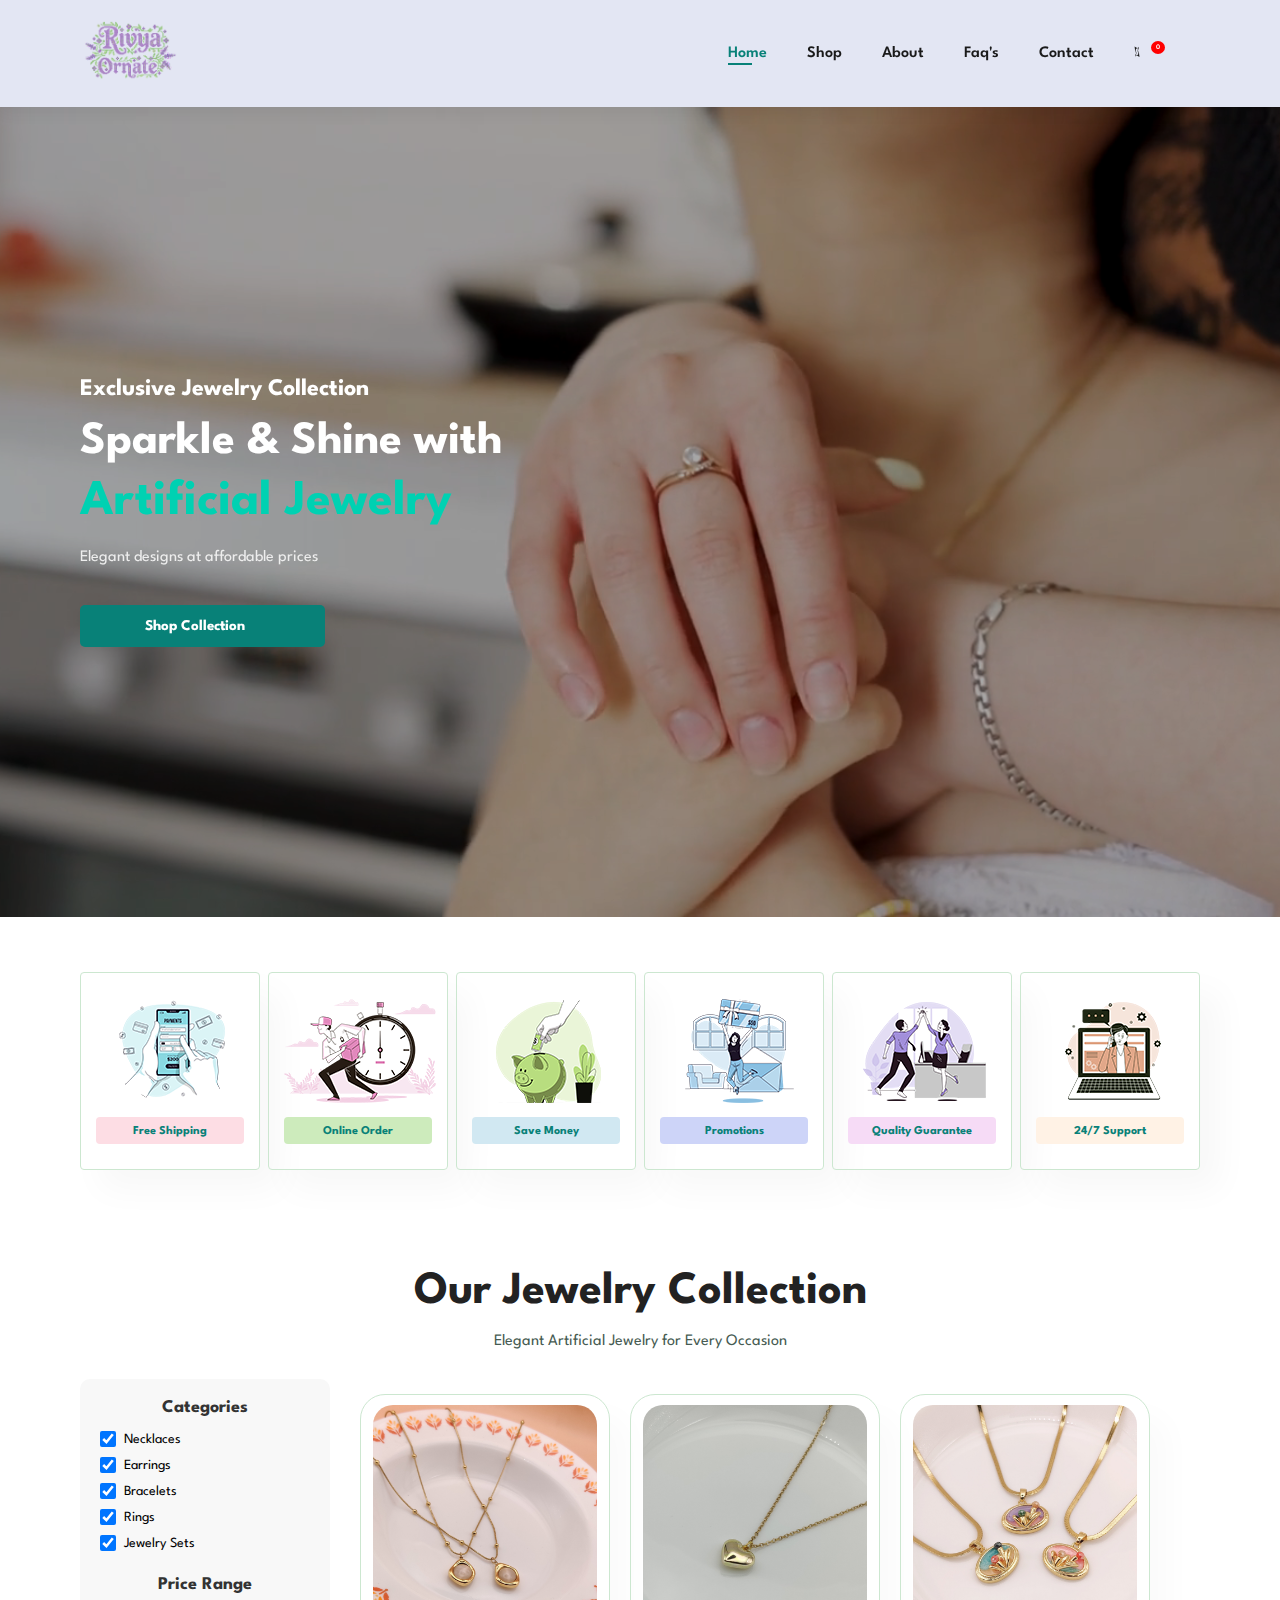
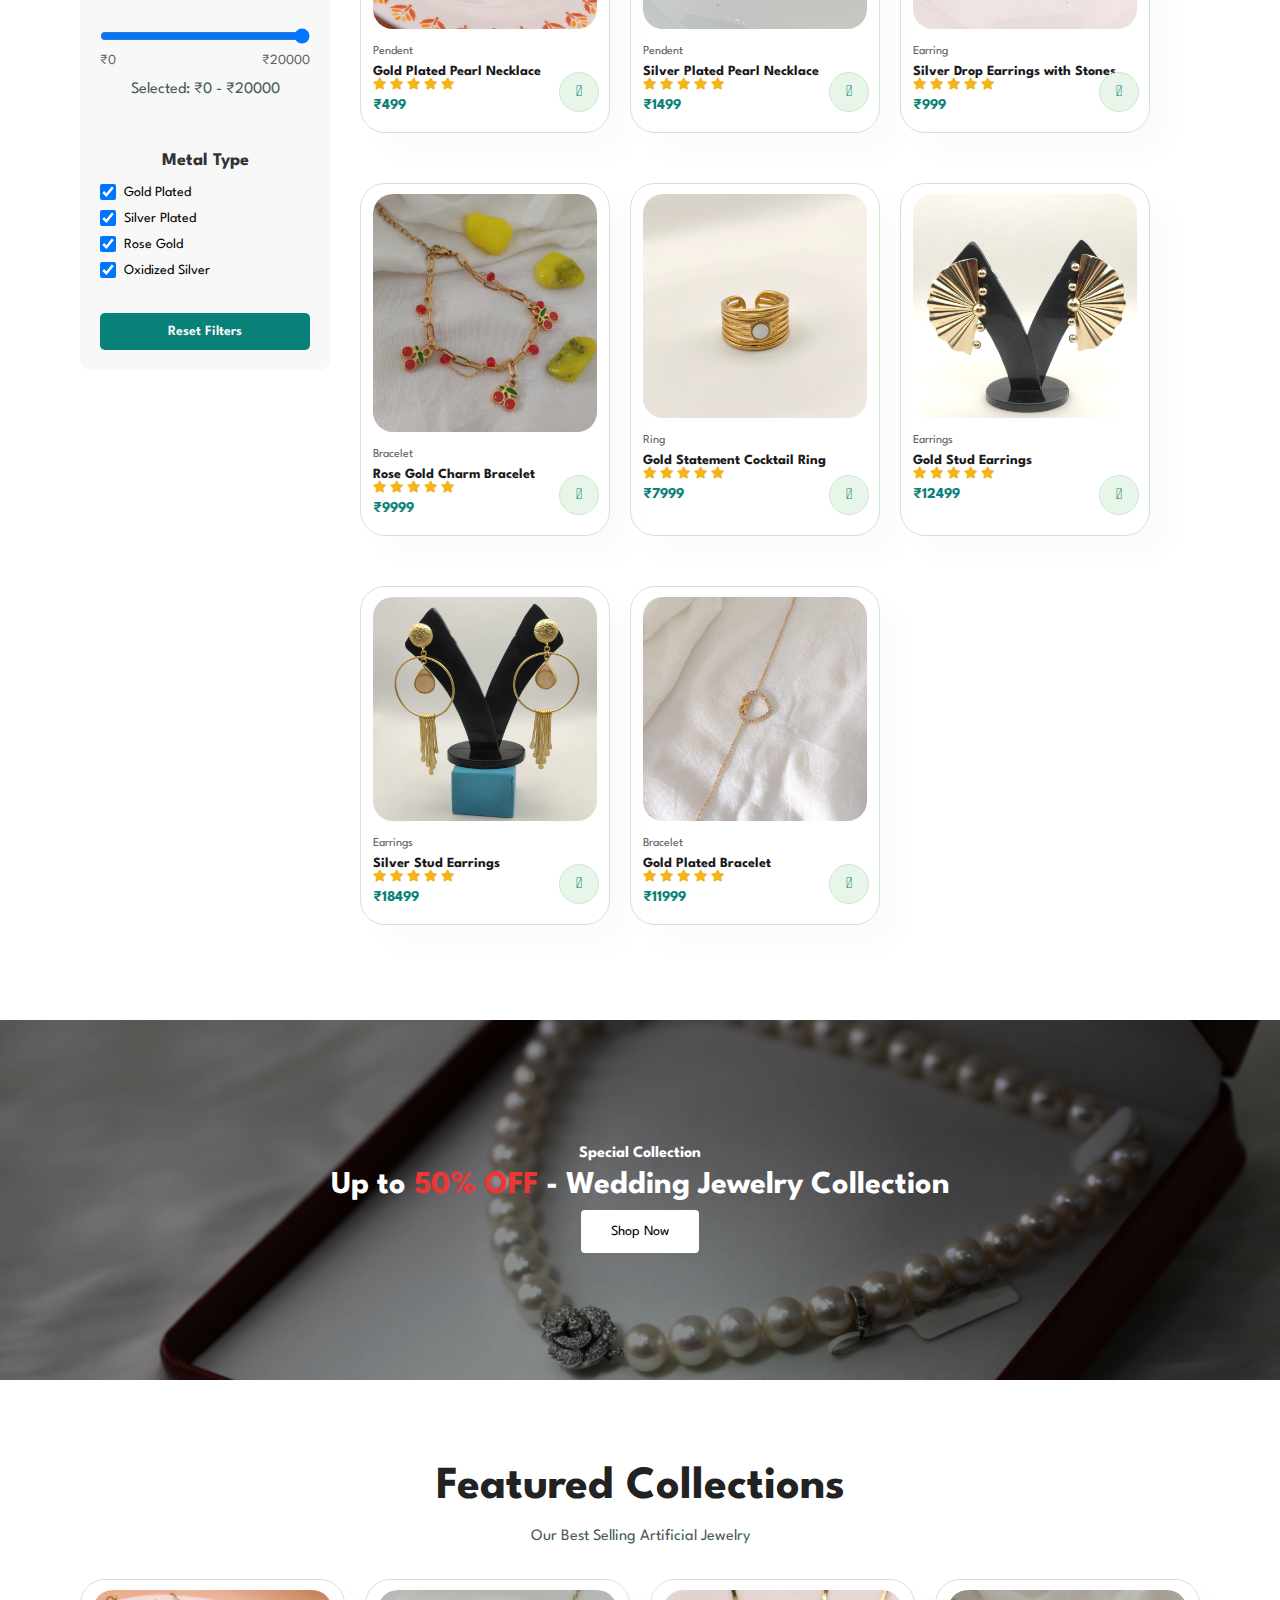
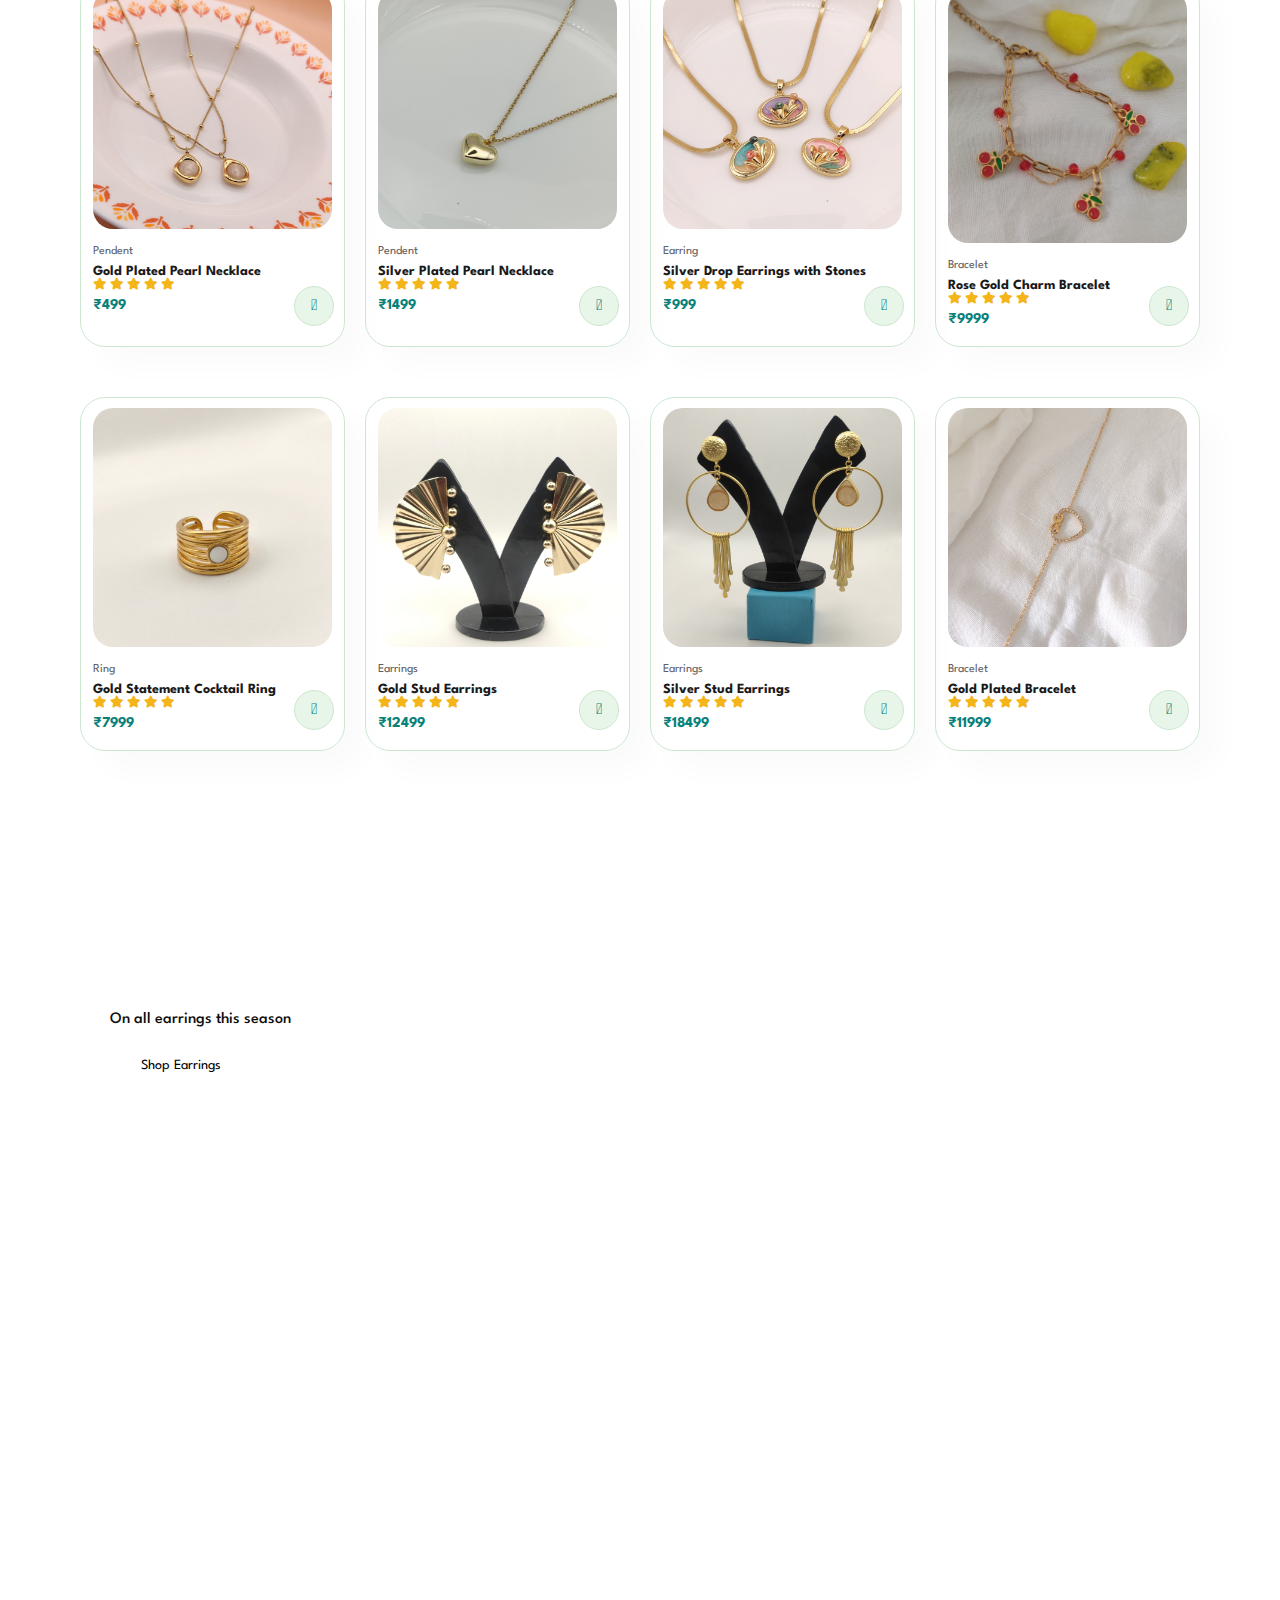
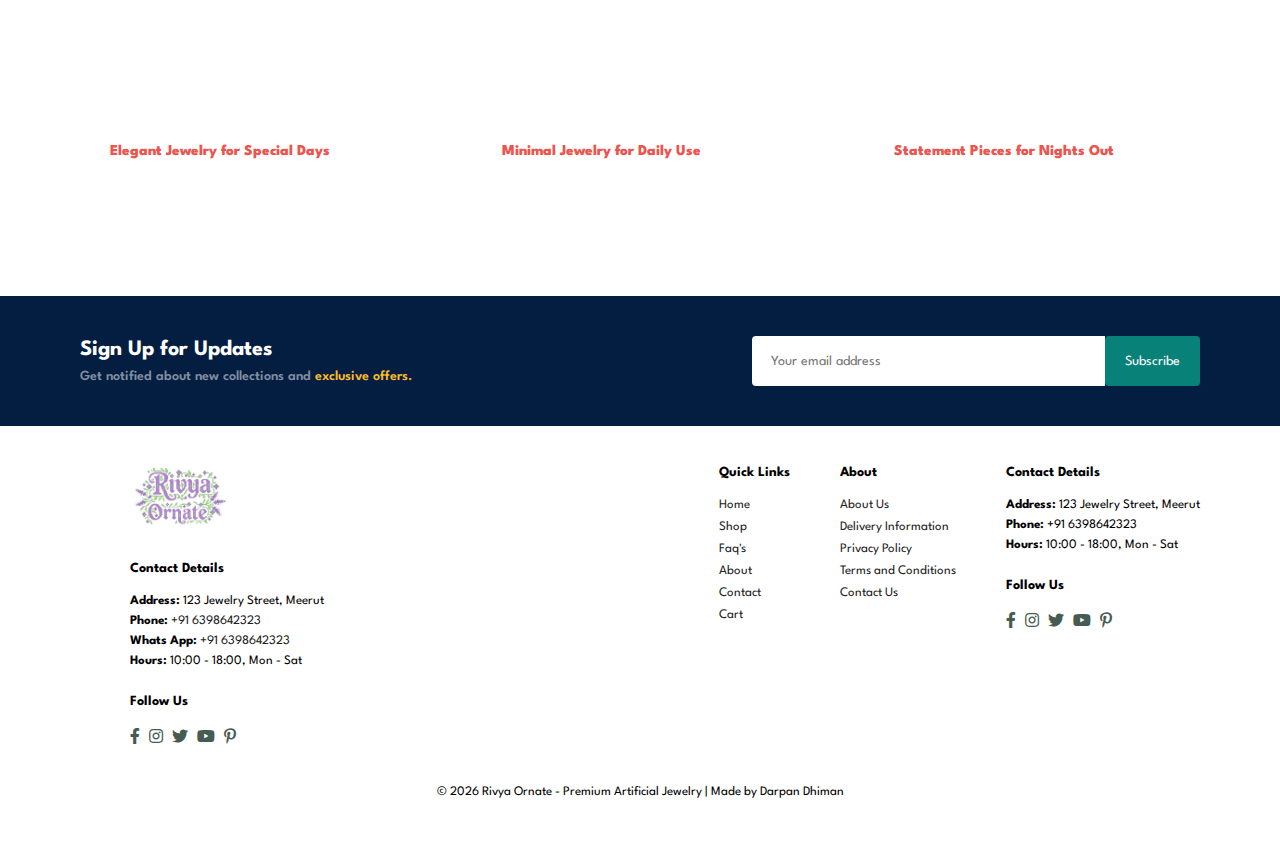
<file: index.html>
<!DOCTYPE html>
<html lang="en">
  <head>
    <!-- Meta Tags -->
    <meta charset="UTF-8">
    <meta http-equiv="X-UA-Compatible" content="IE=edge">
    <meta name="viewport" content="width=device-width, initial-scale=1.0">
    <meta name="description" content="Rivya Ornate - Premium Artificial Jewelry Collection">
    <meta name="keywords" content="artificial jewelry, fashion jewelry, accessories, necklaces, earrings, bracelets, rings">
    <meta name="author" content="Riya Gupta">
    
    <!-- Open Graph / Social Media Meta Tags -->
    <meta property="og:title" content="Rivya Ornate | Artificial Jewelry Store">
    <meta property="og:description" content="Discover our exquisite collection of artificial jewelry">
    <meta property="og:type" content="website">
    
    <!-- Title -->
    <title>Rivya Ornate | Home</title>
    
    <!-- Favicon -->
    <link rel="icon" type="image/x-icon" href="https://i.postimg.cc/x8ncvFjr/logo.png">
    
    <!-- Font Awesome -->
    <link rel="stylesheet" href="https://pro.fontawesome.com/releases/v5.10.0/css/all.css">
    <link rel="stylesheet" href="https://cdnjs.cloudflare.com/ajax/libs/font-awesome/5.15.4/css/all.min.css" integrity="sha512-1ycn6IcaQQ40/MKBW2W4Rhis/DbILU74C1vSrLJxCq57o941Ym01SwNsOMqvEBFlcgUa6xLiPY/NS5R+E6ztJQ==" crossorigin="anonymous" referrerpolicy="no-referrer">
    
    <!-- Google Fonts -->
    <link rel="preconnect" href="https://fonts.googleapis.com">
    <link rel="preconnect" href="https://fonts.gstatic.com" crossorigin>
    <link href="https://fonts.googleapis.com/css2?family=Alkatra&family=Berkshire+Swash&family=Comic+Neue:wght@700&family=Gentium+Book+Plus:wght@400;700&family=Lato:ital,wght@0,400;0,700;0,900;1,700&family=Lexend+Deca:wght@500&family=Lexend:wght@500&family=Montserrat:wght@500&family=Open+Sans:wght@500;800&family=Roboto:wght@100;400&family=Sue+Ellen+Francisco&family=Work+Sans:wght@400;700;900&display=swap" rel="stylesheet">
    <link href="https://fonts.googleapis.com/css2?family=Spartan:wght@100;200;300;400;500;600;700;800;900&display=swap" rel="stylesheet">
    
    <!-- Canonical URL -->
    <link rel="stylesheet" href="assets/css/style.css">

  </head>
<body>
  <!-- Header Section -->
  <header id="header">
    <a href="index.html"><img src="assets/images/Rivya-logo.png" alt="Logo" style="width: 100px;"></a>
    <nav>
      <ul id="navbar">
        <li><a href="index.html" class="active">Home</a></li>
        <li><a href="shop.html">Shop</a></li>
        <li><a href="about.html">About</a></li>
        <li><a href="faq.html">Faq's</a></li>
        <li><a href="contact.html">Contact</a></li>
        <li><a href="cart.html" id="lg-bag"><i class="fal fa-shopping-bag"></i>
          <span class="quantity">0</span>
        </a></li>
        <li><a href="#" id="close"><i class="far fa-times"></i></a></li>
      </ul>
    </nav>
    <div id="mobile">
      <a href="cart.html"><i class="fal fa-shopping-bag"></i>
        <span class="quantity">0</span>
      </a>
      <i id="bar" class="fas fa-outdent"></i>
    </div>
  </header>

  <!-- Hero Section -->
  <section id="hero">

    <!-- Background Video -->
    <video autoplay muted loop playsinline class="hero-video">
      <source src="assets/video/hero.mp4" type="video/mp4">
    </video>

    <!-- Hero Content -->
    <div class="hero-content">
      <h4>Exclusive Jewelry Collection</h4>
      <h2>Sparkle & Shine with</h2>
      <h1>Artificial Jewelry</h1>
      <p>Elegant designs at affordable prices</p>
      <button onclick="window.location.href='shop.html'">Shop Collection</button>
    </div>

  </section>

  <!-- Features Section -->
  <section id="feature" class="section-p1">
    <div class="fe-box">
      <img src="assets/images/shipping.png" alt="Free Shipping">
      <h6>Free Shipping</h6>
    </div>
    
    <div class="fe-box">
      <img src="assets/images/order.png" alt="Online Order">
      <h6>Online Order</h6>
    </div>
    
    <div class="fe-box">
      <img src="assets/images/money.png" alt="Save Money">
      <h6>Save Money</h6>
    </div>
    
    <div class="fe-box">
      <img src="assets/images/promotions.png" alt="Promotions">
      <h6>Promotions</h6>
    </div>
    
    <div class="fe-box">
      <img src="assets/images/quality.png" alt="Happy Sell">
      <h6>Quality Guarantee</h6>
    </div>
    
    <div class="fe-box">
      <img src="assets/images/support.png" alt="24/7 Support">
      <h6>24/7 Support</h6>
    </div>
  </section>

  <!-- Shop Section with Filters -->
  <section id="shop-section" class="section-p1">
    <h2>Our Jewelry Collection</h2>
    <p>Elegant Artificial Jewelry for Every Occasion</p>
    
    <div class="shop-container">
      <!-- Filter Sidebar -->
      <aside id="filter-sidebar">
        <div class="filter-category">
          <h3>Categories</h3>
          <div class="filter-options">
            <label class="filter-label">
              <input type="checkbox" class="category-filter" value="necklace" checked>
              <span>Necklaces</span>
            </label>
            <label class="filter-label">
              <input type="checkbox" class="category-filter" value="earring" checked>
              <span>Earrings</span>
            </label>
            <label class="filter-label">
              <input type="checkbox" class="category-filter" value="bracelet" checked>
              <span>Bracelets</span>
            </label>
            <label class="filter-label">
              <input type="checkbox" class="category-filter" value="ring" checked>
              <span>Rings</span>
            </label>
            <label class="filter-label">
              <input type="checkbox" class="category-filter" value="set" checked>
              <span>Jewelry Sets</span>
            </label>
          </div>
        </div>
        
        <div class="filter-price">
          <h3>Price Range</h3>
          <div class="price-slider">
            <input type="range" min="0" max="20000" value="20000" class="price-range" id="priceRange">
            <div class="price-values">
              <span>₹0</span>
              <span>₹20000</span>
            </div>
            <p>Selected: <span id="selectedPrice">₹0 - ₹20000</span></p>
          </div>
        </div>
        
        <div class="filter-metal">
          <h3>Metal Type</h3>
          <div class="filter-options">
            <label class="filter-label">
              <input type="checkbox" class="metal-filter" value="gold" checked>
              <span>Gold Plated</span>
            </label>
            <label class="filter-label">
              <input type="checkbox" class="metal-filter" value="silver" checked>
              <span>Silver Plated</span>
            </label>
            <label class="filter-label">
              <input type="checkbox" class="metal-filter" value="rose" checked>
              <span>Rose Gold</span>
            </label>
            <label class="filter-label">
              <input type="checkbox" class="metal-filter" value="oxidized" checked>
              <span>Oxidized Silver</span>
            </label>
          </div>
        </div>
        
        <button id="resetFilters" class="btn normal">Reset Filters</button>
      </aside>
      
      <!-- Products Grid -->
      <div class="pro-container" id="productsGrid">
        <!-- Products will be populated by JavaScript -->
      </div>
    </div>
  </section>

  <!-- Special Offer Banner -->
  <section id="banner" class="section-m1">
    <img src="assets/images/cta.jfif" alt="Special Offer Banner" class="banner-img">
    <h4>Special Collection</h4>
    <h2>Up to <span>50% OFF</span> - Wedding Jewelry Collection</h2>
    <button class="btn normal" onclick="window.location.href='shop.html'">Shop Now</button>
  </section>


  <!-- Featured Products -->
  <section id="product1" class="section-p1">
    <h2>Featured Collections</h2>
    <p>Our Best Selling Artificial Jewelry</p>
    <div class="pro-container">

      <div class="pro" data-category="necklace" data-metal="gold" data-price="499">
        <a href="product-details.html">
          <img src="assets/images/pendent.png" alt="Gold Plated Pearl Necklace">
        </a>
        <div class="des">
          <span>Pendent</span>
          <a href="product-details.html" style="text-decoration: none; color: inherit;">
            <h5>Gold Plated Pearl Necklace</h5>
          </a>
          <div class="star">
            <i class="fas fa-star"></i>
            <i class="fas fa-star"></i>
            <i class="fas fa-star"></i>
            <i class="fas fa-star"></i>
            <i class="fas fa-star"></i>
          </div>
          <h4>₹499</h4>
        </div>
        <a href="javascript:void(0);" class="add-to-cart" onclick="addToCart(this)"><i class="fal fa-shopping-cart cart"></i></a>
      </div>

      <div class="pro" data-category="necklace" data-metal="silver" data-price="1499">
        <a href="product-details.html">
          <img src="assets/images/pendent (1).png" alt="Gold Plated Pearl Necklace">
        </a>
        <div class="des">
          <span>Pendent</span>
          <a href="product-details.html" style="text-decoration: none; color: inherit;">
            <h5>Silver Plated Pearl Necklace</h5>
          </a>
          <div class="star">
            <i class="fas fa-star"></i>
            <i class="fas fa-star"></i>
            <i class="fas fa-star"></i>
            <i class="fas fa-star"></i>
            <i class="fas fa-star"></i>
          </div>
          <h4>₹1499</h4>
        </div>
        <a href="javascript:void(0);" class="add-to-cart" onclick="addToCart(this)"><i class="fal fa-shopping-cart cart"></i></a>
      </div>

      <div class="pro" data-category="earring" data-metal="silver" data-price="999">
        <a href="product-details.html">
          <img src="assets/images/pendent (2).png" alt="Silver Drop Earrings">
        </a>
        <div class="des">
          <span>Earring</span>
          <a href="product-details.html" style="text-decoration: none; color: inherit;">
            <h5>Silver Drop Earrings with Stones</h5>
          </a>
          <div class="star">
            <i class="fas fa-star"></i>
            <i class="fas fa-star"></i>
            <i class="fas fa-star"></i>
            <i class="fas fa-star"></i>
            <i class="fas fa-star"></i>
          </div>
          <h4>₹999</h4>
        </div>
        <a href="javascript:void(0);" class="add-to-cart" onclick="addToCart(this)"><i class="fal fa-shopping-cart cart"></i></a>
      </div>

      <div class="pro" data-category="bracelet" data-metal="rose" data-price="9999">
        <a href="product-details.html">
          <img src="assets/images/bracelet.jpg" alt="Rose Gold Bracelet">
        </a>
        <div class="des">
          <span>Bracelet</span>
          <a href="product-details.html" style="text-decoration: none; color: inherit;">
            <h5>Rose Gold Charm Bracelet</h5>
          </a>
          <div class="star">
            <i class="fas fa-star"></i>
            <i class="fas fa-star"></i>
            <i class="fas fa-star"></i>
            <i class="fas fa-star"></i>
            <i class="fas fa-star"></i>
          </div>
          <h4>₹9999</h4>
        </div>
        <a href="javascript:void(0);" class="add-to-cart" onclick="addToCart(this)"><i class="fal fa-shopping-cart cart"></i></a>
      </div>

      <div class="pro" data-category="ring" data-metal="gold" data-price="7999">
        <a href="product-details.html">
          <img src="assets/images/ring.png" alt="Statement Ring">
        </a>
        <div class="des">
          <span>Ring</span>
          <a href="product-details.html" style="text-decoration: none; color: inherit;">
            <h5>Gold Statement Cocktail Ring</h5>
          </a>
          <div class="star">
            <i class="fas fa-star"></i>
            <i class="fas fa-star"></i>
            <i class="fas fa-star"></i>
            <i class="fas fa-star"></i>
            <i class="fas fa-star"></i>
          </div>
          <h4>₹7999</h4>
        </div>
        <a href="javascript:void(0);" class="add-to-cart" onclick="addToCart(this)"><i class="fal fa-shopping-cart cart"></i></a>
      </div>
      
      <div class="pro" data-category="earring" data-metal="gold" data-price="12499">
        <a href="product-details.html">
          <img src="assets/images/earring.png" alt="Gold Stud Earrings">
        </a>
        <div class="des">
          <span>Earrings</span>
          <a href="product-details.html" style="text-decoration: none; color: inherit;">
            <h5>Gold Stud Earrings</h5>
          </a>
          <div class="star">
            <i class="fas fa-star"></i>
            <i class="fas fa-star"></i>
            <i class="fas fa-star"></i>
            <i class="fas fa-star"></i>
            <i class="fas fa-star"></i>
          </div>
          <h4>₹12499</h4>
        </div>
        <a href="javascript:void(0);" class="add-to-cart" onclick="addToCart(this)"><i class="fal fa-shopping-cart cart"></i></a>
      </div>

      <div class="pro" data-category="earring" data-metal="silver" data-price="18499">
        <a href="product-details.html">
          <img src="assets/images/earring2.png" alt="Gold Stud Earrings">
        </a>
        <div class="des">
          <span>Earrings</span>
          <a href="product-details.html" style="text-decoration: none; color: inherit;">
            <h5>Silver Stud Earrings</h5>
          </a>
          <div class="star">
            <i class="fas fa-star"></i>
            <i class="fas fa-star"></i>
            <i class="fas fa-star"></i>
            <i class="fas fa-star"></i>
            <i class="fas fa-star"></i>
          </div>
          <h4>₹18499</h4>
        </div>
        <a href="javascript:void(0);" class="add-to-cart" onclick="addToCart(this)"><i class="fal fa-shopping-cart cart"></i></a>
      </div>

      <div class="pro" data-category="bracelet" data-metal="gold" data-price="11999">
        <a href="product-details.html">
          <img src="assets/images/bracelet2.png" alt="Silver Bangle">
        </a>
        <div class="des">
          <span>Bracelet</span>
          <a href="product-details.html" style="text-decoration: none; color: inherit;">
            <h5>Gold Plated Bracelet</h5>
          </a>
          <div class="star">
            <i class="fas fa-star"></i>
            <i class="fas fa-star"></i>
            <i class="fas fa-star"></i>
            <i class="fas fa-star"></i>
            <i class="fas fa-star"></i>
          </div>
          <h4>₹11999</h4>
        </div>
        <a href="javascript:void(0);" class="add-to-cart" onclick="addToCart(this)"><i class="fal fa-shopping-cart cart"></i></a>
      </div>
    </div>
  </section>

  <!-- New Arrivals -->
  <!-- <section id="product1" class="section-p1">
    <h2>New Arrivals</h2>
    <p>Latest Trends in Artificial Jewelry</p>
    <div class="pro-container">
      
      <div class="pro" data-category="necklace" data-metal="rose" data-price="52">
        <img src="https://i.postimg.cc/hG1hqqK6/n1.jpg" alt="Rose Gold Layered Necklace">
        <div class="des">
          <span>Rivya Ornate</span>
          <h5>Rose Gold Layered Necklace</h5>
          <div class="star">
            <i class="fas fa-star"></i>
            <i class="fas fa-star"></i>
            <i class="fas fa-star"></i>
            <i class="fas fa-star"></i>
            <i class="fas fa-star"></i>
          </div>
          <h4>₹52</h4>
        </div>
        <a href="javascript:void(0);" class="add-to-cart" onclick="addToCart(this)"><i class="fal fa-shopping-cart cart"></i></a>
      </div>

      <div class="pro" data-category="earring" data-metal="gold" data-price="29">
        <img src="https://i.postimg.cc/BZkSkvxt/n2.jpg" alt="Gold Hoop Earrings">
        <div class="des">
          <span>Rivya Ornate</span>
          <h5>Gold Hoop Earrings</h5>
          <div class="star">
            <i class="fas fa-star"></i>
            <i class="fas fa-star"></i>
            <i class="fas fa-star"></i>
            <i class="fas fa-star"></i>
            <i class="fas fa-star"></i>
          </div>
          <h4>₹29</h4>
        </div>
        <a href="javascript:void(0);" class="add-to-cart" onclick="addToCart(this)"><i class="fal fa-shopping-cart cart"></i></a>
      </div>

      <div class="pro" data-category="ring" data-metal="silver" data-price="24">
        <img src="https://i.postimg.cc/KYjcC3sk/n3.jpg" alt="Stackable Rings">
        <div class="des">
          <span>Rivya Ornate</span>
          <h5>Silver Stackable Rings Set</h5>
          <div class="star">
            <i class="fas fa-star"></i>
            <i class="fas fa-star"></i>
            <i class="fas fa-star"></i>
            <i class="fas fa-star"></i>
            <i class="fas fa-star"></i>
          </div>
          <h4>₹24</h4>
        </div>
        <a href="javascript:void(0);" class="add-to-cart" onclick="addToCart(this)"><i class="fal fa-shopping-cart cart"></i></a>
      </div>
   
      <div class="pro" data-category="bracelet" data-metal="oxidized" data-price="35">
        <img src="https://i.postimg.cc/vHvQBtJx/n4.jpg" alt="Oxidized Cuff Bracelet">
        <div class="des">
          <span>Rivya Ornate</span>
          <h5>Oxidized Cuff Bracelet</h5>
          <div class="star">
            <i class="fas fa-star"></i>
            <i class="fas fa-star"></i>
            <i class="fas fa-star"></i>
            <i class="fas fa-star"></i>
            <i class="fas fa-star"></i>
          </div>
          <h4>₹35</h4>
        </div>
        <a href="javascript:void(0);" class="add-to-cart" onclick="addToCart(this)"><i class="fal fa-shopping-cart cart"></i></a>
      </div>

      <div class="pro" data-category="set" data-metal="gold" data-price="89">
        <img src="https://i.postimg.cc/908J8S4q/n5.jpg" alt="Bridal Jewelry Set">
        <div class="des">
          <span>Rivya Ornate</span>
          <h5>Gold Bridal Jewelry Set</h5>
          <div class="star">
            <i class="fas fa-star"></i>
            <i class="fas fa-star"></i>
            <i class="fas fa-star"></i>
            <i class="fas fa-star"></i>
            <i class="fas fa-star"></i>
          </div>
          <h4>₹89</h4>
        </div>
        <a href="javascript:void(0);" class="add-to-cart" onclick="addToCart(this)"><i class="fal fa-shopping-cart cart"></i></a>
      </div>

      <div class="pro" data-category="necklace" data-metal="silver" data-price="42">
        <img src="https://i.postimg.cc/X7r8NsGQ/n7.jpg" alt="Silver Pendant Necklace">
        <div class="des">
          <span>Rivya Ornate</span>
          <h5>Silver Pendant Necklace</h5>
          <div class="star">
            <i class="fas fa-star"></i>
            <i class="fas fa-star"></i>
            <i class="fas fa-star"></i>
            <i class="fas fa-star"></i>
            <i class="fas fa-star"></i>
          </div>
          <h4>₹42</h4>
        </div>
        <a href="javascript:void(0);" class="add-to-cart" onclick="addToCart(this)"><i class="fal fa-shopping-cart cart"></i></a>
      </div>

      <div class="pro" data-category="earring" data-metal="rose" data-price="31">
        <img src="https://i.postimg.cc/JhrH0hYM/n8.jpg" alt="Rose Gold Dangle Earrings">
        <div class="des">
          <span>Rivya Ornate</span>
          <h5>Rose Gold Dangle Earrings</h5>
          <div class="star">
            <i class="fas fa-star"></i>
            <i class="fas fa-star"></i>
            <i class="fas fa-star"></i>
            <i class="fas fa-star"></i>
            <i class="fas fa-star"></i>
          </div>
          <h4>₹31</h4>
        </div>
        <a href="javascript:void(0);" class="add-to-cart" onclick="addToCart(this)"><i class="fal fa-shopping-cart cart"></i></a>
      </div>

      <div class="pro" data-category="ring" data-metal="gold" data-price="27">
        <img src="https://i.postimg.cc/2Sq4mytJ/f8.jpg" alt="Gold Band Ring">
        <div class="des">
          <span>Rivya Ornate</span>
          <h5>Gold Band Ring with Stone</h5>
          <div class="star">
            <i class="fas fa-star"></i>
            <i class="fas fa-star"></i>
            <i class="fas fa-star"></i>
            <i class="fas fa-star"></i>
            <i class="fas fa-star"></i>
          </div>
          <h4>₹27</h4>
        </div>
        <a href="javascript:void(0);" class="add-to-cart" onclick="addToCart(this)"><i class="fal fa-shopping-cart cart"></i></a>
      </div>
    </div>
  </section> -->

  <!-- Promotional Banners -->
  <section id="sm-banner" class="section-p1"> 
    <div class="banner-box">
      <h4>Festive Special</h4>
      <h2>Buy 1 Get 1 Free</h2>
      <span>On all earrings this season</span>
      <button class="btn white" onclick="window.location.href='shop.html'">Shop Earrings</button> 
    </div>
    
    <div class="banner-box banner-box2">
      <h4>New Collection</h4>
      <h2>Summer Vibes</h2>
      <span style="color: white;">Lightweight jewelry for sunny days</span>
      <button class="btn white" onclick="window.location.href='shop.html'" style="color: white;">View Collection</button> 
    </div>
  </section>

  <!-- Collection Banners -->
  <section id="banner3" class="section-p1">
    <div class="banner-box">
      <h2>BRIDAL COLLECTION</h2>
      <h3>Elegant Jewelry for Special Days</h3>
    </div>
    
    <div class="banner-box banner-img2">
      <h2>EVERYDAY WEAR</h2>
      <h3>Minimal Jewelry for Daily Use</h3>
    </div>
    
    <div class="banner-box banner-img3">
      <h2>PARTY WEAR</h2>
      <h3>Statement Pieces for Nights Out</h3>
    </div>
  </section>

  <!-- Newsletter -->
  <section id="newsletter" class="section-p1">
    <div class="newstext">
      <h4>Sign Up for Updates</h4>
      <p>Get notified about new collections and <span>exclusive offers.</span></p>
    </div>
    <div class="form">
      <input type="email" placeholder="Your email address">
      <button class="btn normal">Subscribe</button>
    </div>
  </section>

  <!-- Footer -->
  <footer class="section-p1">
    <div class="col">
      <a href="#"><img class="logo" src="assets/images/Rivya-logo.png" alt="Logo"></a>
      <h4>Contact Details</h4>
      <p><strong>Address: </strong>123 Jewelry Street, Meerut</p>
      <p><strong>Phone: </strong><a href="tel:6398642323">+91 6398642323</a></p>
      <p><strong>Whats App: </strong><a href="https://wa.me/916398642323">+91 6398642323</a></p>
      <p><strong>Hours: </strong>10:00 - 18:00, Mon - Sat</p>
      <div class="follow">
        <h4>Follow Us</h4>
        <div class="icon">
          <i class="fab fa-facebook-f"></i>
          <i class="fab fa-instagram"></i>
          <i class="fab fa-twitter"></i>
          <i class="fab fa-youtube"></i>
          <i class="fab fa-pinterest-p"></i>
        </div>
      </div>
    </div>
    
    <div class="sec">   

      <div class="col">
        <h4>Quick Links</h4>
        <a href="index.html">Home</a>
        <a href="shop.html">Shop</a>
        <a href="faq.html">Faq's</a>
        <a href="about.html">About</a>
        <a href="contact.html">Contact</a>
        <a href="cart.html">Cart</a>
      </div>

      <div class="col">
        <h4>About</h4>
        <a href="about.html">About Us</a>
        <a href="#">Delivery Information</a>
        <a href="#">Privacy Policy</a>
        <a href="#">Terms and Conditions</a>
        <a href="contact.html">Contact Us</a>
      </div>
      
      <div class="col install">
        <h4>Contact Details</h4>
      <p><strong>Address: </strong>123 Jewelry Street, Meerut</p>
      <p><strong>Phone: </strong>+91 6398642323</p>
      <p><strong>Hours: </strong>10:00 - 18:00, Mon - Sat</p>
      <div class="follow">
        <h4>Follow Us</h4>
        <div class="icon">
          <i class="fab fa-facebook-f"></i>
          <i class="fab fa-instagram"></i>
          <i class="fab fa-twitter"></i>
          <i class="fab fa-youtube"></i>
          <i class="fab fa-pinterest-p"></i>
        </div>
      </div>
      </div>
    </div>
    
    <div class="copyright">
      <p>© 2026 Rivya Ornate - Premium Artificial Jewelry | Made by Darpan Dhiman</p>
    </div>
  </footer>

  <script src="assets/js/script.js"></script>
</body>
</html>
</file>
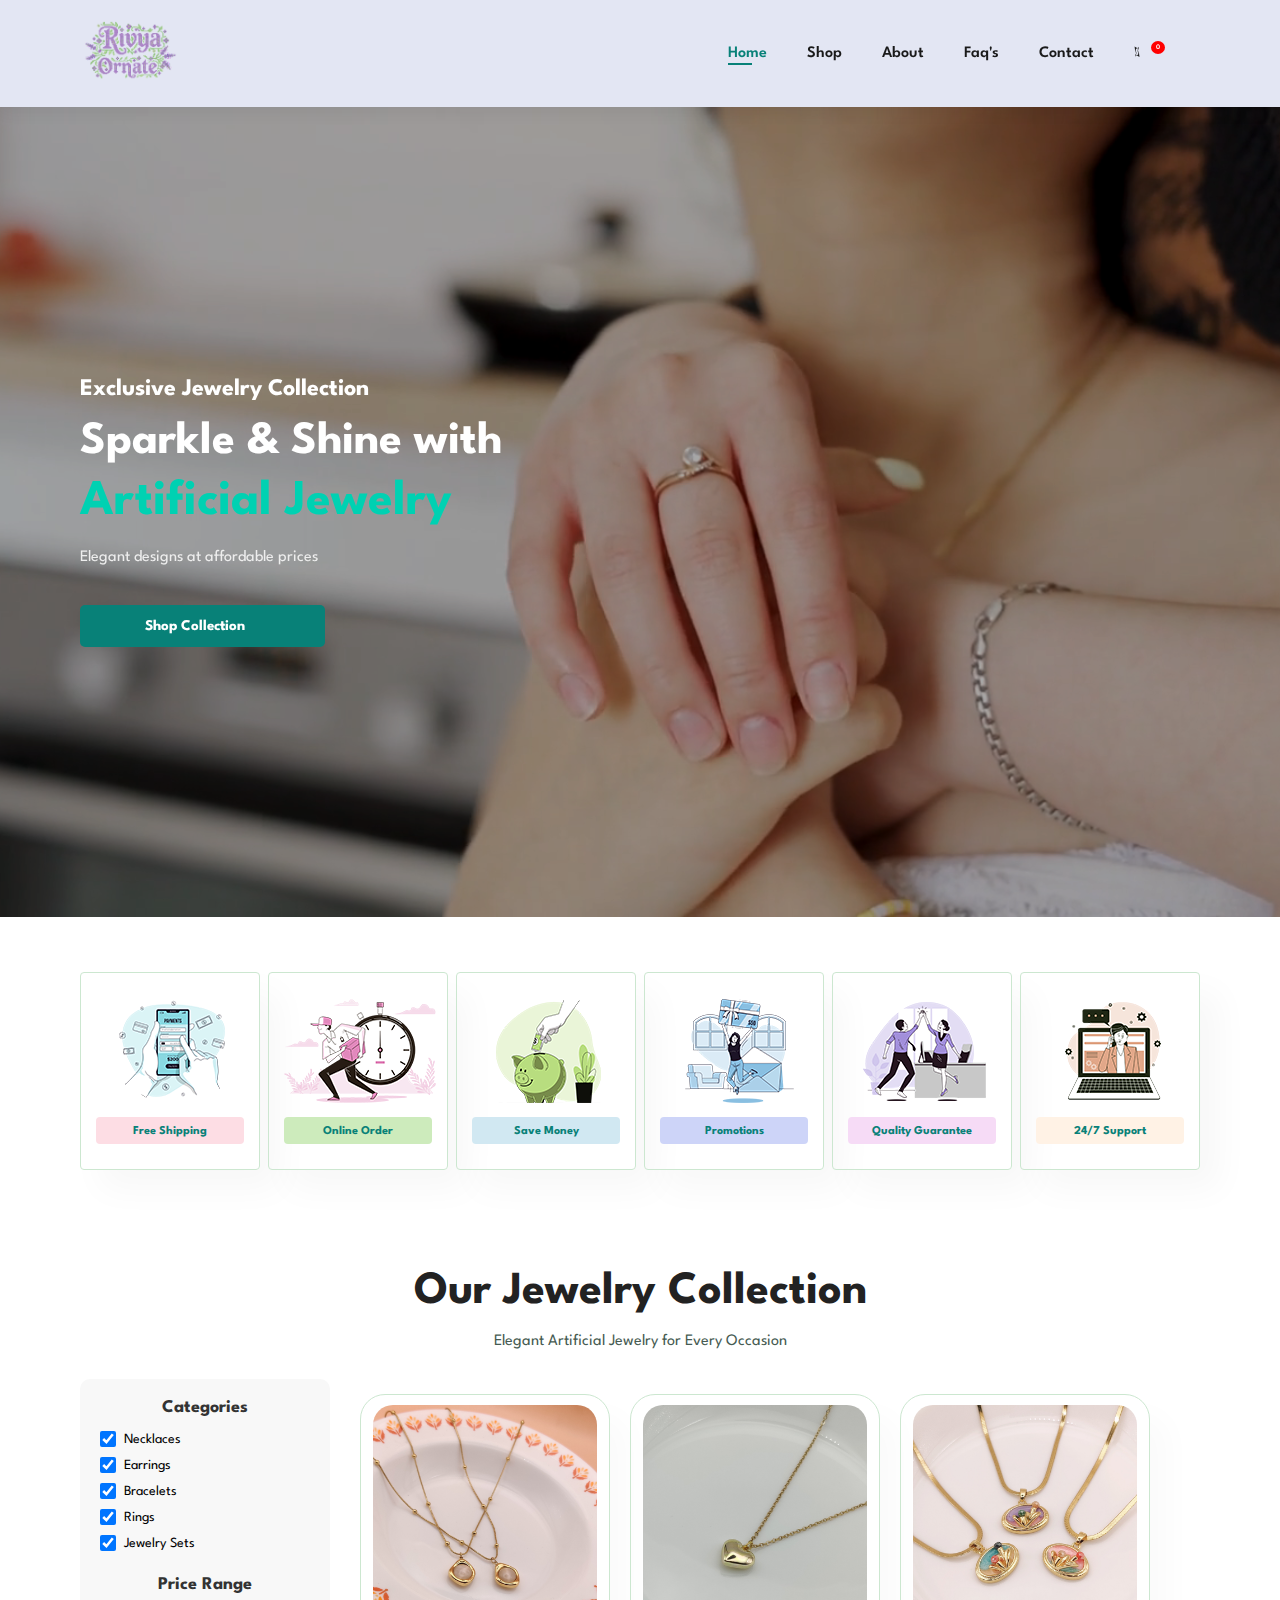
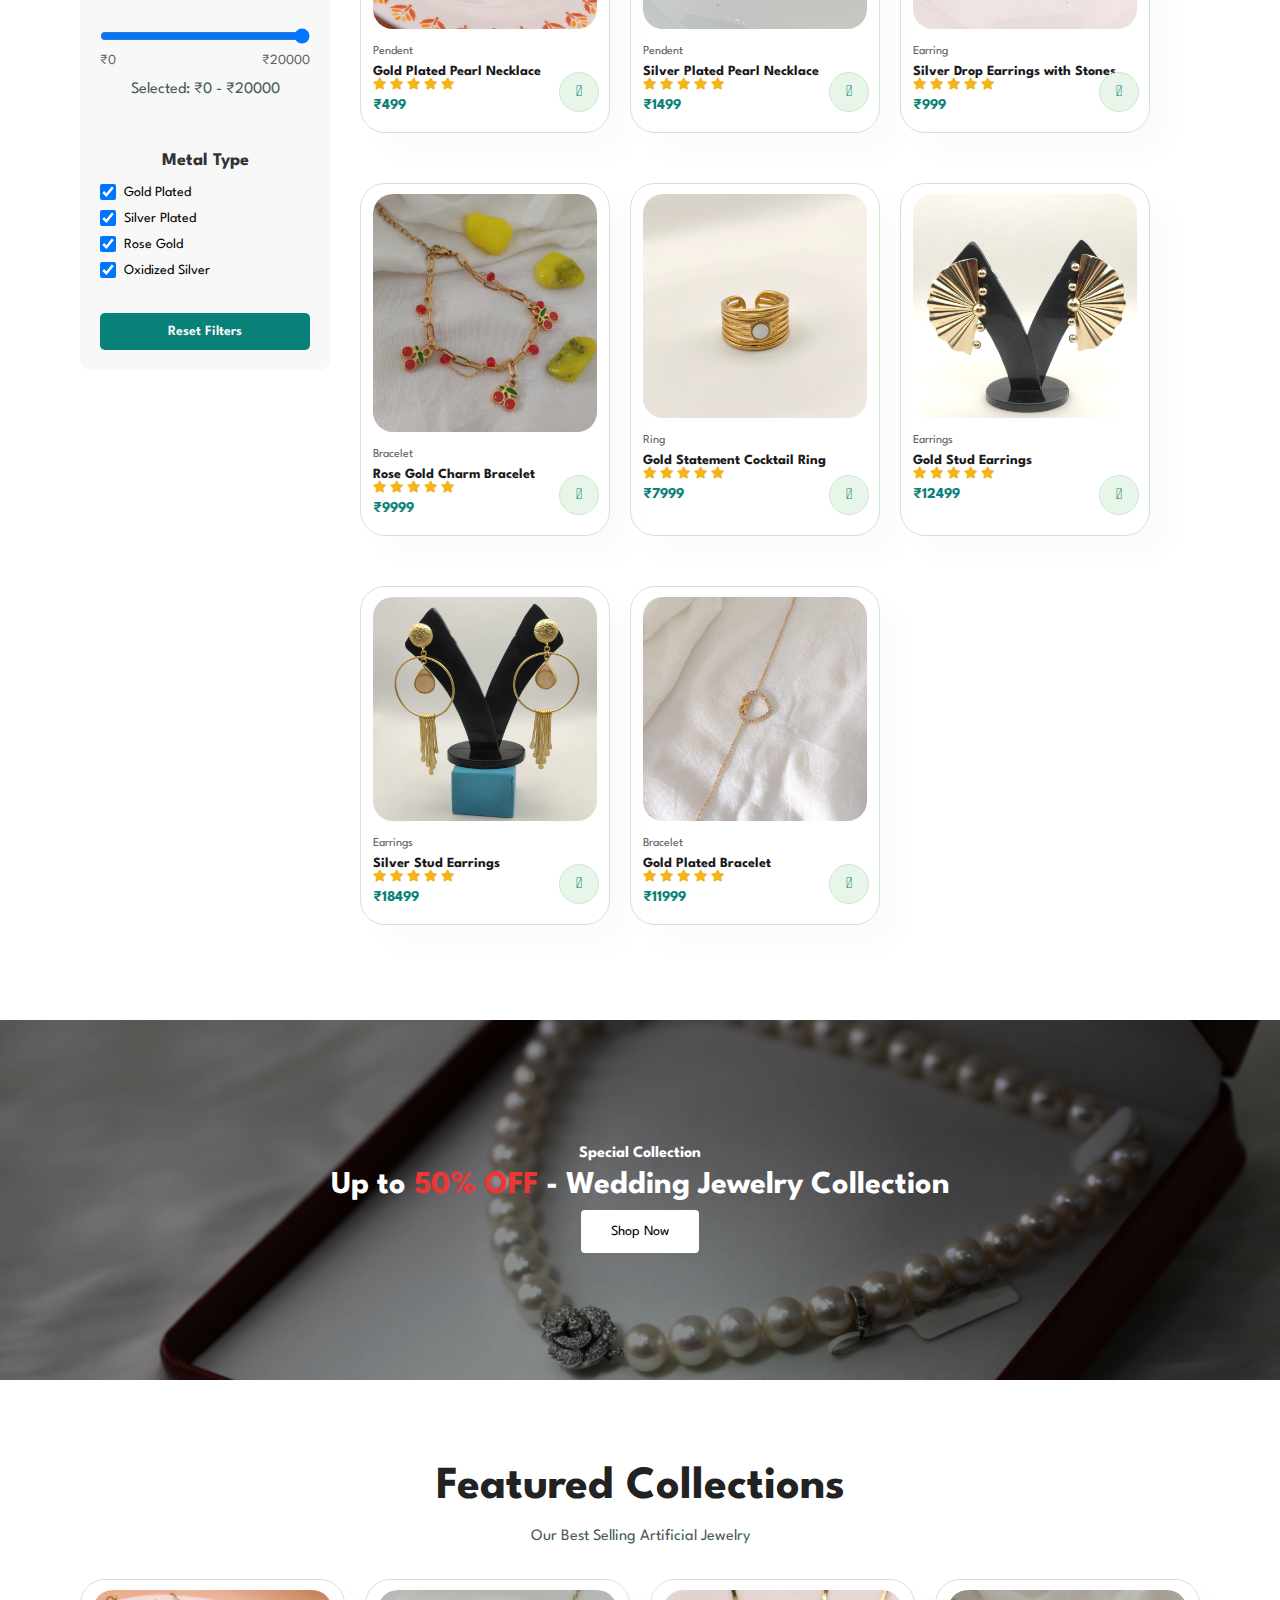
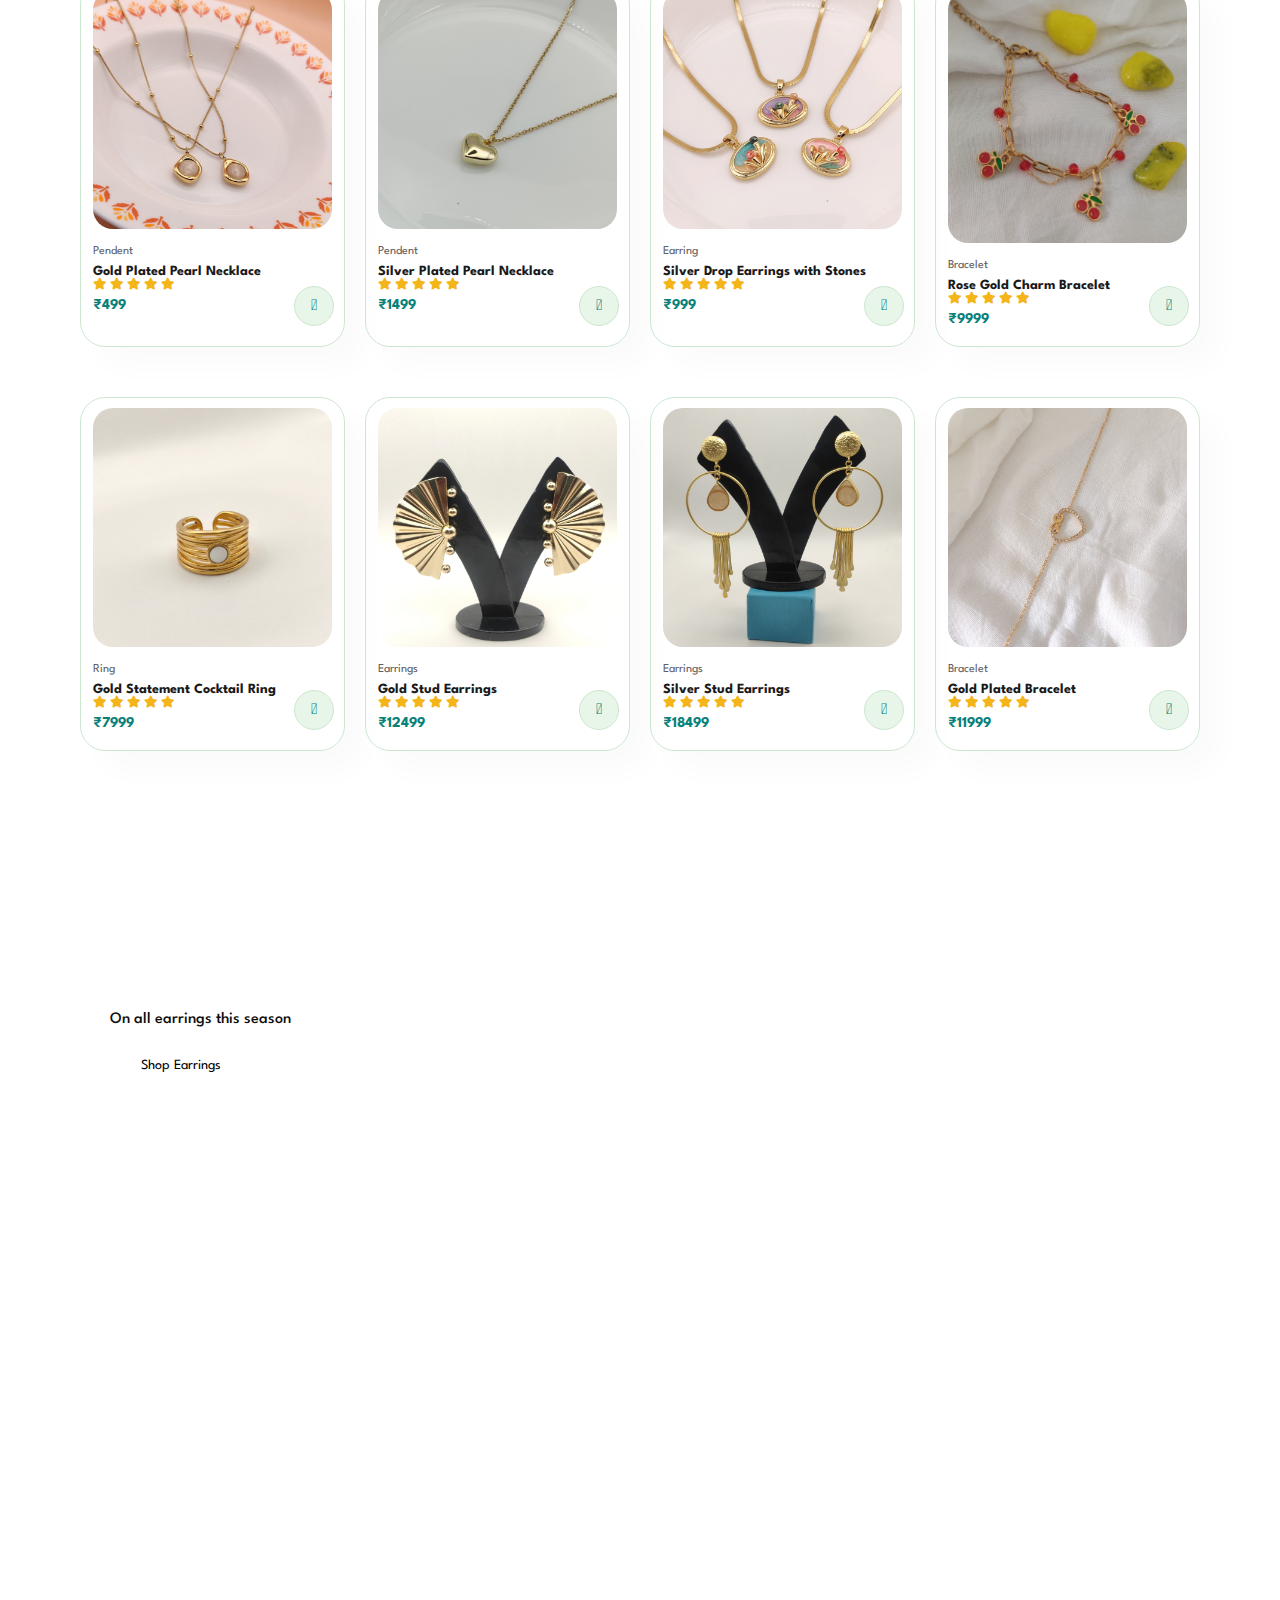
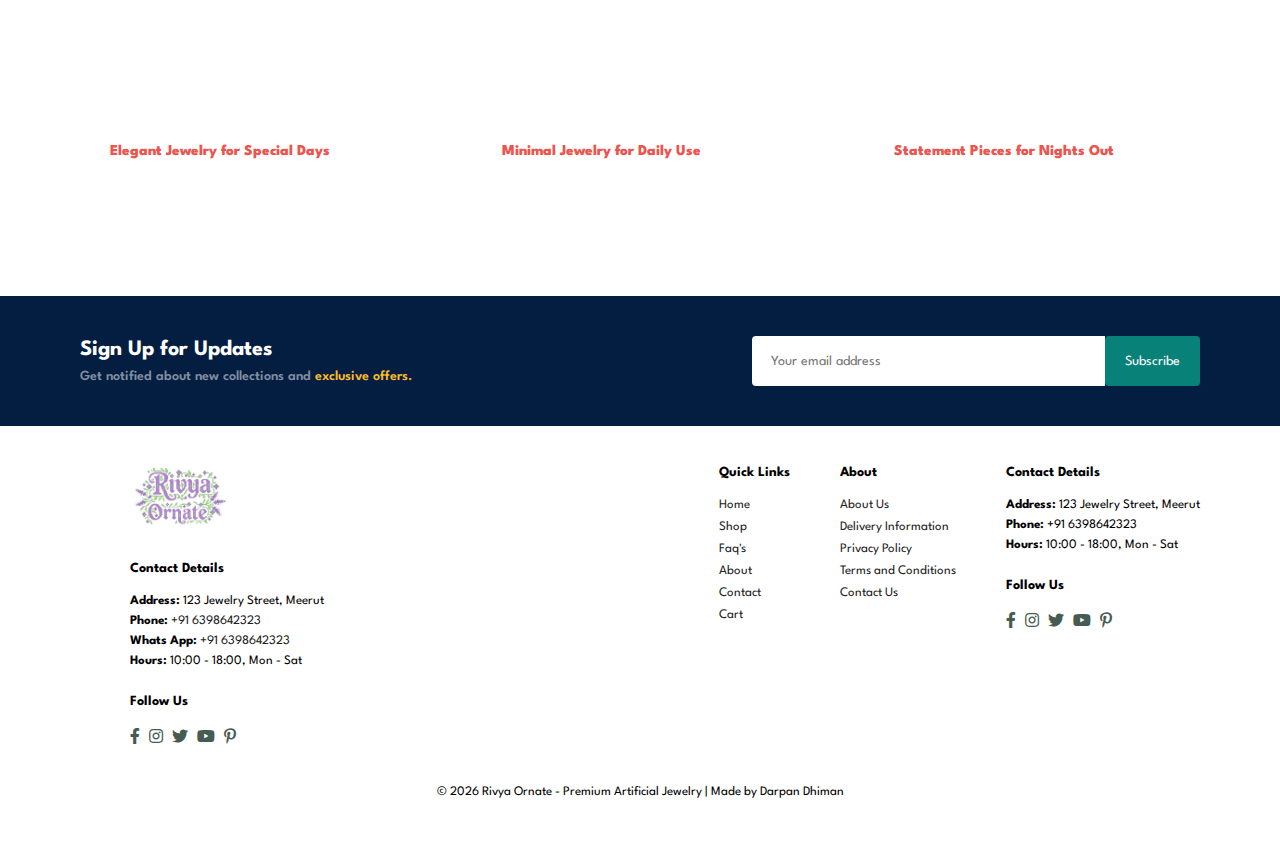
<file: Rivya-ornate/index.html>
<!DOCTYPE html>
<html lang="en">
  <head>
    <!-- Meta Tags -->
    <meta charset="UTF-8">
    <meta http-equiv="X-UA-Compatible" content="IE=edge">
    <meta name="viewport" content="width=device-width, initial-scale=1.0">
    <meta name="description" content="GlamourGems - Premium Artificial Jewelry Collection">
    <meta name="keywords" content="artificial jewelry, fashion jewelry, accessories, necklaces, earrings, bracelets, rings">
    <meta name="author" content="Riya Gupta">
    
    <!-- Open Graph / Social Media Meta Tags -->
    <meta property="og:title" content="GlamourGems | Artificial Jewelry Store">
    <meta property="og:description" content="Discover our exquisite collection of artificial jewelry">
    <meta property="og:type" content="website">
    
    <!-- Title -->
    <title>Rivya Ornate | Home</title>
    
    <!-- Favicon -->
    <link rel="icon" type="image/x-icon" href="https://i.postimg.cc/x8ncvFjr/logo.png">
    
    <!-- Font Awesome -->
    <link rel="stylesheet" href="https://pro.fontawesome.com/releases/v5.10.0/css/all.css">
    <link rel="stylesheet" href="https://cdnjs.cloudflare.com/ajax/libs/font-awesome/5.15.4/css/all.min.css" integrity="sha512-1ycn6IcaQQ40/MKBW2W4Rhis/DbILU74C1vSrLJxCq57o941Ym01SwNsOMqvEBFlcgUa6xLiPY/NS5R+E6ztJQ==" crossorigin="anonymous" referrerpolicy="no-referrer">
    
    <!-- Google Fonts -->
    <link rel="preconnect" href="https://fonts.googleapis.com">
    <link rel="preconnect" href="https://fonts.gstatic.com" crossorigin>
    <link href="https://fonts.googleapis.com/css2?family=Alkatra&family=Berkshire+Swash&family=Comic+Neue:wght@700&family=Gentium+Book+Plus:wght@400;700&family=Lato:ital,wght@0,400;0,700;0,900;1,700&family=Lexend+Deca:wght@500&family=Lexend:wght@500&family=Montserrat:wght@500&family=Open+Sans:wght@500;800&family=Roboto:wght@100;400&family=Sue+Ellen+Francisco&family=Work+Sans:wght@400;700;900&display=swap" rel="stylesheet">
    <link href="https://fonts.googleapis.com/css2?family=Spartan:wght@100;200;300;400;500;600;700;800;900&display=swap" rel="stylesheet">
    
    <!-- Canonical URL -->
    <link rel="stylesheet" href="assets/css/style.css">

  </head>
<body>
  <!-- Header Section -->
  <header id="header">
    <a href="#"><img src="assets/images/Rivya-logo.png" alt="Logo" style="width: 100px;"></a>
    <nav>
      <ul id="navbar">
        <li><a href="index.html" class="active">Home</a></li>
        <li><a href="shop.html">Shop</a></li>
        <li><a href="about.html">About</a></li>
        <li><a href="faq.html">Faq's</a></li>
        <li><a href="contact.html">Contact</a></li>
        <li><a href="cart.html" id="lg-bag"><i class="fal fa-shopping-bag"></i>
          <span class="quantity">0</span>
        </a></li>
        <li><a href="#" id="close"><i class="far fa-times"></i></a></li>
      </ul>
    </nav>
    <div id="mobile">
      <a href="cart.html"><i class="fal fa-shopping-bag"></i>
        <span class="quantity">0</span>
      </a>
      <i id="bar" class="fas fa-outdent"></i>
    </div>
  </header>

  <!-- Hero Section -->
  <section id="hero">

    <!-- Background Video -->
    <video autoplay muted loop playsinline class="hero-video">
      <source src="assets/video/hero.mp4" type="video/mp4">
    </video>

    <!-- Hero Content -->
    <div class="hero-content">
      <h4>Exclusive Jewelry Collection</h4>
      <h2>Sparkle & Shine with</h2>
      <h1>Artificial Jewelry</h1>
      <p>Elegant designs at affordable prices</p>
      <button onclick="window.location.href='shop.html'">Shop Collection</button>
    </div>

  </section>

  <!-- Features Section -->
  <section id="feature" class="section-p1">
    <div class="fe-box">
      <img src="assets/images/shipping.png" alt="Free Shipping">
      <h6>Free Shipping</h6>
    </div>
    
    <div class="fe-box">
      <img src="assets/images/order.png" alt="Online Order">
      <h6>Online Order</h6>
    </div>
    
    <div class="fe-box">
      <img src="assets/images/money.png" alt="Save Money">
      <h6>Save Money</h6>
    </div>
    
    <div class="fe-box">
      <img src="assets/images/promotions.png" alt="Promotions">
      <h6>Promotions</h6>
    </div>
    
    <div class="fe-box">
      <img src="assets/images/quality.png" alt="Happy Sell">
      <h6>Quality Guarantee</h6>
    </div>
    
    <div class="fe-box">
      <img src="assets/images/support.png" alt="24/7 Support">
      <h6>24/7 Support</h6>
    </div>
  </section>

  <!-- Shop Section with Filters -->
  <section id="shop-section" class="section-p1">
    <h2>Our Jewelry Collection</h2>
    <p>Elegant Artificial Jewelry for Every Occasion</p>
    
    <div class="shop-container">
      <!-- Filter Sidebar -->
      <aside id="filter-sidebar">
        <div class="filter-category">
          <h3>Categories</h3>
          <div class="filter-options">
            <label class="filter-label">
              <input type="checkbox" class="category-filter" value="necklace" checked>
              <span>Necklaces</span>
            </label>
            <label class="filter-label">
              <input type="checkbox" class="category-filter" value="earring" checked>
              <span>Earrings</span>
            </label>
            <label class="filter-label">
              <input type="checkbox" class="category-filter" value="bracelet" checked>
              <span>Bracelets</span>
            </label>
            <label class="filter-label">
              <input type="checkbox" class="category-filter" value="ring" checked>
              <span>Rings</span>
            </label>
            <label class="filter-label">
              <input type="checkbox" class="category-filter" value="set" checked>
              <span>Jewelry Sets</span>
            </label>
          </div>
        </div>
        
        <div class="filter-price">
          <h3>Price Range</h3>
          <div class="price-slider">
            <input type="range" min="0" max="20000" value="20000" class="price-range" id="priceRange">
            <div class="price-values">
              <span>₹0</span>
              <span>₹20000</span>
            </div>
            <p>Selected: <span id="selectedPrice">₹0 - ₹20000</span></p>
          </div>
        </div>
        
        <div class="filter-metal">
          <h3>Metal Type</h3>
          <div class="filter-options">
            <label class="filter-label">
              <input type="checkbox" class="metal-filter" value="gold" checked>
              <span>Gold Plated</span>
            </label>
            <label class="filter-label">
              <input type="checkbox" class="metal-filter" value="silver" checked>
              <span>Silver Plated</span>
            </label>
            <label class="filter-label">
              <input type="checkbox" class="metal-filter" value="rose" checked>
              <span>Rose Gold</span>
            </label>
            <label class="filter-label">
              <input type="checkbox" class="metal-filter" value="oxidized" checked>
              <span>Oxidized Silver</span>
            </label>
          </div>
        </div>
        
        <button id="resetFilters" class="btn normal">Reset Filters</button>
      </aside>
      
      <!-- Products Grid -->
      <div class="pro-container" id="productsGrid">
        <!-- Products will be populated by JavaScript -->
      </div>
    </div>
  </section>

  <!-- Special Offer Banner -->
  <section id="banner" class="section-m1">
    <img src="assets/images/cta.jfif" alt="Special Offer Banner" class="banner-img">
    <h4>Special Collection</h4>
    <h2>Up to <span>50% OFF</span> - Wedding Jewelry Collection</h2>
    <button class="btn normal" onclick="window.location.href='shop.html'">Shop Now</button>
  </section>


  <!-- Featured Products -->
  <section id="product1" class="section-p1">
    <h2>Featured Collections</h2>
    <p>Our Best Selling Artificial Jewelry</p>
    <div class="pro-container">

      <div class="pro" data-category="necklace" data-metal="gold" data-price="499">
        <a href="product-details.html">
          <img src="assets/images/pendent.png" alt="Gold Plated Pearl Necklace">
        </a>
        <div class="des">
          <span>Pendent</span>
          <a href="product-details.html" style="text-decoration: none; color: inherit;">
            <h5>Gold Plated Pearl Necklace</h5>
          </a>
          <div class="star">
            <i class="fas fa-star"></i>
            <i class="fas fa-star"></i>
            <i class="fas fa-star"></i>
            <i class="fas fa-star"></i>
            <i class="fas fa-star"></i>
          </div>
          <h4>₹499</h4>
        </div>
        <a href="javascript:void(0);" class="add-to-cart" onclick="addToCart(this)"><i class="fal fa-shopping-cart cart"></i></a>
      </div>

      <div class="pro" data-category="necklace" data-metal="silver" data-price="1499">
        <a href="product-details.html">
          <img src="assets/images/pendent (1).png" alt="Gold Plated Pearl Necklace">
        </a>
        <div class="des">
          <span>Pendent</span>
          <a href="product-details.html" style="text-decoration: none; color: inherit;">
            <h5>Silver Plated Pearl Necklace</h5>
          </a>
          <div class="star">
            <i class="fas fa-star"></i>
            <i class="fas fa-star"></i>
            <i class="fas fa-star"></i>
            <i class="fas fa-star"></i>
            <i class="fas fa-star"></i>
          </div>
          <h4>₹1499</h4>
        </div>
        <a href="javascript:void(0);" class="add-to-cart" onclick="addToCart(this)"><i class="fal fa-shopping-cart cart"></i></a>
      </div>

      <div class="pro" data-category="earring" data-metal="silver" data-price="999">
        <a href="product-details.html">
          <img src="assets/images/pendent (2).png" alt="Silver Drop Earrings">
        </a>
        <div class="des">
          <span>Earring</span>
          <a href="product-details.html" style="text-decoration: none; color: inherit;">
            <h5>Silver Drop Earrings with Stones</h5>
          </a>
          <div class="star">
            <i class="fas fa-star"></i>
            <i class="fas fa-star"></i>
            <i class="fas fa-star"></i>
            <i class="fas fa-star"></i>
            <i class="fas fa-star"></i>
          </div>
          <h4>₹999</h4>
        </div>
        <a href="javascript:void(0);" class="add-to-cart" onclick="addToCart(this)"><i class="fal fa-shopping-cart cart"></i></a>
      </div>

      <div class="pro" data-category="bracelet" data-metal="rose" data-price="9999">
        <a href="product-details.html">
          <img src="assets/images/bracelet.jpg" alt="Rose Gold Bracelet">
        </a>
        <div class="des">
          <span>Bracelet</span>
          <a href="product-details.html" style="text-decoration: none; color: inherit;">
            <h5>Rose Gold Charm Bracelet</h5>
          </a>
          <div class="star">
            <i class="fas fa-star"></i>
            <i class="fas fa-star"></i>
            <i class="fas fa-star"></i>
            <i class="fas fa-star"></i>
            <i class="fas fa-star"></i>
          </div>
          <h4>₹9999</h4>
        </div>
        <a href="javascript:void(0);" class="add-to-cart" onclick="addToCart(this)"><i class="fal fa-shopping-cart cart"></i></a>
      </div>

      <div class="pro" data-category="ring" data-metal="gold" data-price="7999">
        <a href="product-details.html">
          <img src="assets/images/ring.png" alt="Statement Ring">
        </a>
        <div class="des">
          <span>Ring</span>
          <a href="product-details.html" style="text-decoration: none; color: inherit;">
            <h5>Gold Statement Cocktail Ring</h5>
          </a>
          <div class="star">
            <i class="fas fa-star"></i>
            <i class="fas fa-star"></i>
            <i class="fas fa-star"></i>
            <i class="fas fa-star"></i>
            <i class="fas fa-star"></i>
          </div>
          <h4>₹7999</h4>
        </div>
        <a href="javascript:void(0);" class="add-to-cart" onclick="addToCart(this)"><i class="fal fa-shopping-cart cart"></i></a>
      </div>
      
      <div class="pro" data-category="earring" data-metal="gold" data-price="12499">
        <a href="product-details.html">
          <img src="assets/images/earring.png" alt="Gold Stud Earrings">
        </a>
        <div class="des">
          <span>Earrings</span>
          <a href="product-details.html" style="text-decoration: none; color: inherit;">
            <h5>Gold Stud Earrings</h5>
          </a>
          <div class="star">
            <i class="fas fa-star"></i>
            <i class="fas fa-star"></i>
            <i class="fas fa-star"></i>
            <i class="fas fa-star"></i>
            <i class="fas fa-star"></i>
          </div>
          <h4>₹12499</h4>
        </div>
        <a href="javascript:void(0);" class="add-to-cart" onclick="addToCart(this)"><i class="fal fa-shopping-cart cart"></i></a>
      </div>

      <div class="pro" data-category="earring" data-metal="silver" data-price="18499">
        <a href="product-details.html">
          <img src="assets/images/earring2.png" alt="Gold Stud Earrings">
        </a>
        <div class="des">
          <span>Earrings</span>
          <a href="product-details.html" style="text-decoration: none; color: inherit;">
            <h5>Silver Stud Earrings</h5>
          </a>
          <div class="star">
            <i class="fas fa-star"></i>
            <i class="fas fa-star"></i>
            <i class="fas fa-star"></i>
            <i class="fas fa-star"></i>
            <i class="fas fa-star"></i>
          </div>
          <h4>₹18499</h4>
        </div>
        <a href="javascript:void(0);" class="add-to-cart" onclick="addToCart(this)"><i class="fal fa-shopping-cart cart"></i></a>
      </div>

      <div class="pro" data-category="bracelet" data-metal="gold" data-price="11999">
        <a href="product-details.html">
          <img src="assets/images/bracelet2.png" alt="Silver Bangle">
        </a>
        <div class="des">
          <span>Bracelet</span>
          <a href="product-details.html" style="text-decoration: none; color: inherit;">
            <h5>Gold Plated Bracelet</h5>
          </a>
          <div class="star">
            <i class="fas fa-star"></i>
            <i class="fas fa-star"></i>
            <i class="fas fa-star"></i>
            <i class="fas fa-star"></i>
            <i class="fas fa-star"></i>
          </div>
          <h4>₹11999</h4>
        </div>
        <a href="javascript:void(0);" class="add-to-cart" onclick="addToCart(this)"><i class="fal fa-shopping-cart cart"></i></a>
      </div>
    </div>
  </section>

  <!-- New Arrivals -->
  <!-- <section id="product1" class="section-p1">
    <h2>New Arrivals</h2>
    <p>Latest Trends in Artificial Jewelry</p>
    <div class="pro-container">
      
      <div class="pro" data-category="necklace" data-metal="rose" data-price="52">
        <img src="https://i.postimg.cc/hG1hqqK6/n1.jpg" alt="Rose Gold Layered Necklace">
        <div class="des">
          <span>GlamourGems</span>
          <h5>Rose Gold Layered Necklace</h5>
          <div class="star">
            <i class="fas fa-star"></i>
            <i class="fas fa-star"></i>
            <i class="fas fa-star"></i>
            <i class="fas fa-star"></i>
            <i class="fas fa-star"></i>
          </div>
          <h4>₹52</h4>
        </div>
        <a href="javascript:void(0);" class="add-to-cart" onclick="addToCart(this)"><i class="fal fa-shopping-cart cart"></i></a>
      </div>

      <div class="pro" data-category="earring" data-metal="gold" data-price="29">
        <img src="https://i.postimg.cc/BZkSkvxt/n2.jpg" alt="Gold Hoop Earrings">
        <div class="des">
          <span>GlamourGems</span>
          <h5>Gold Hoop Earrings</h5>
          <div class="star">
            <i class="fas fa-star"></i>
            <i class="fas fa-star"></i>
            <i class="fas fa-star"></i>
            <i class="fas fa-star"></i>
            <i class="fas fa-star"></i>
          </div>
          <h4>₹29</h4>
        </div>
        <a href="javascript:void(0);" class="add-to-cart" onclick="addToCart(this)"><i class="fal fa-shopping-cart cart"></i></a>
      </div>

      <div class="pro" data-category="ring" data-metal="silver" data-price="24">
        <img src="https://i.postimg.cc/KYjcC3sk/n3.jpg" alt="Stackable Rings">
        <div class="des">
          <span>GlamourGems</span>
          <h5>Silver Stackable Rings Set</h5>
          <div class="star">
            <i class="fas fa-star"></i>
            <i class="fas fa-star"></i>
            <i class="fas fa-star"></i>
            <i class="fas fa-star"></i>
            <i class="fas fa-star"></i>
          </div>
          <h4>₹24</h4>
        </div>
        <a href="javascript:void(0);" class="add-to-cart" onclick="addToCart(this)"><i class="fal fa-shopping-cart cart"></i></a>
      </div>
   
      <div class="pro" data-category="bracelet" data-metal="oxidized" data-price="35">
        <img src="https://i.postimg.cc/vHvQBtJx/n4.jpg" alt="Oxidized Cuff Bracelet">
        <div class="des">
          <span>GlamourGems</span>
          <h5>Oxidized Cuff Bracelet</h5>
          <div class="star">
            <i class="fas fa-star"></i>
            <i class="fas fa-star"></i>
            <i class="fas fa-star"></i>
            <i class="fas fa-star"></i>
            <i class="fas fa-star"></i>
          </div>
          <h4>₹35</h4>
        </div>
        <a href="javascript:void(0);" class="add-to-cart" onclick="addToCart(this)"><i class="fal fa-shopping-cart cart"></i></a>
      </div>

      <div class="pro" data-category="set" data-metal="gold" data-price="89">
        <img src="https://i.postimg.cc/908J8S4q/n5.jpg" alt="Bridal Jewelry Set">
        <div class="des">
          <span>GlamourGems</span>
          <h5>Gold Bridal Jewelry Set</h5>
          <div class="star">
            <i class="fas fa-star"></i>
            <i class="fas fa-star"></i>
            <i class="fas fa-star"></i>
            <i class="fas fa-star"></i>
            <i class="fas fa-star"></i>
          </div>
          <h4>₹89</h4>
        </div>
        <a href="javascript:void(0);" class="add-to-cart" onclick="addToCart(this)"><i class="fal fa-shopping-cart cart"></i></a>
      </div>

      <div class="pro" data-category="necklace" data-metal="silver" data-price="42">
        <img src="https://i.postimg.cc/X7r8NsGQ/n7.jpg" alt="Silver Pendant Necklace">
        <div class="des">
          <span>GlamourGems</span>
          <h5>Silver Pendant Necklace</h5>
          <div class="star">
            <i class="fas fa-star"></i>
            <i class="fas fa-star"></i>
            <i class="fas fa-star"></i>
            <i class="fas fa-star"></i>
            <i class="fas fa-star"></i>
          </div>
          <h4>₹42</h4>
        </div>
        <a href="javascript:void(0);" class="add-to-cart" onclick="addToCart(this)"><i class="fal fa-shopping-cart cart"></i></a>
      </div>

      <div class="pro" data-category="earring" data-metal="rose" data-price="31">
        <img src="https://i.postimg.cc/JhrH0hYM/n8.jpg" alt="Rose Gold Dangle Earrings">
        <div class="des">
          <span>GlamourGems</span>
          <h5>Rose Gold Dangle Earrings</h5>
          <div class="star">
            <i class="fas fa-star"></i>
            <i class="fas fa-star"></i>
            <i class="fas fa-star"></i>
            <i class="fas fa-star"></i>
            <i class="fas fa-star"></i>
          </div>
          <h4>₹31</h4>
        </div>
        <a href="javascript:void(0);" class="add-to-cart" onclick="addToCart(this)"><i class="fal fa-shopping-cart cart"></i></a>
      </div>

      <div class="pro" data-category="ring" data-metal="gold" data-price="27">
        <img src="https://i.postimg.cc/2Sq4mytJ/f8.jpg" alt="Gold Band Ring">
        <div class="des">
          <span>GlamourGems</span>
          <h5>Gold Band Ring with Stone</h5>
          <div class="star">
            <i class="fas fa-star"></i>
            <i class="fas fa-star"></i>
            <i class="fas fa-star"></i>
            <i class="fas fa-star"></i>
            <i class="fas fa-star"></i>
          </div>
          <h4>₹27</h4>
        </div>
        <a href="javascript:void(0);" class="add-to-cart" onclick="addToCart(this)"><i class="fal fa-shopping-cart cart"></i></a>
      </div>
    </div>
  </section> -->

  <!-- Promotional Banners -->
  <section id="sm-banner" class="section-p1"> 
    <div class="banner-box">
      <h4>Festive Special</h4>
      <h2>Buy 1 Get 1 Free</h2>
      <span>On all earrings this season</span>
      <button class="btn white" onclick="window.location.href='shop.html'">Shop Earrings</button> 
    </div>
    
    <div class="banner-box banner-box2">
      <h4>New Collection</h4>
      <h2>Summer Vibes</h2>
      <span style="color: white;">Lightweight jewelry for sunny days</span>
      <button class="btn white" onclick="window.location.href='shop.html'" style="color: white;">View Collection</button> 
    </div>
  </section>

  <!-- Collection Banners -->
  <section id="banner3" class="section-p1">
    <div class="banner-box">
      <h2>BRIDAL COLLECTION</h2>
      <h3>Elegant Jewelry for Special Days</h3>
    </div>
    
    <div class="banner-box banner-img2">
      <h2>EVERYDAY WEAR</h2>
      <h3>Minimal Jewelry for Daily Use</h3>
    </div>
    
    <div class="banner-box banner-img3">
      <h2>PARTY WEAR</h2>
      <h3>Statement Pieces for Nights Out</h3>
    </div>
  </section>

  <!-- Newsletter -->
  <section id="newsletter" class="section-p1">
    <div class="newstext">
      <h4>Sign Up for Updates</h4>
      <p>Get notified about new collections and <span>exclusive offers.</span></p>
    </div>
    <div class="form">
      <input type="email" placeholder="Your email address">
      <button class="btn normal">Subscribe</button>
    </div>
  </section>

  <!-- Footer -->
  <footer class="section-p1">
    <div class="col">
      <a href="#"><img class="logo" src="assets/images/Rivya-logo.png" alt="Logo"></a>
      <h4>Contact Details</h4>
      <p><strong>Address: </strong>123 Jewelry Street, Meerut</p>
      <p><strong>Phone: </strong><a href="tel:6398642323">+91 6398642323</a></p>
      <p><strong>Whats App: </strong><a href="https://wa.me/916398642323">+91 6398642323</a></p>
      <p><strong>Hours: </strong>10:00 - 18:00, Mon - Sat</p>
      <div class="follow">
        <h4>Follow Us</h4>
        <div class="icon">
          <i class="fab fa-facebook-f"></i>
          <i class="fab fa-instagram"></i>
          <i class="fab fa-twitter"></i>
          <i class="fab fa-youtube"></i>
          <i class="fab fa-pinterest-p"></i>
        </div>
      </div>
    </div>
    
    <div class="sec">   

      <div class="col">
        <h4>Quick Links</h4>
        <a href="index.html">Home</a>
        <a href="shop.html">Shop</a>
        <a href="faq.html">Faq's</a>
        <a href="about.html">About</a>
        <a href="contact.html">Contact</a>
        <a href="cart.html">Cart</a>
      </div>

      <div class="col">
        <h4>About</h4>
        <a href="about.html">About Us</a>
        <a href="#">Delivery Information</a>
        <a href="#">Privacy Policy</a>
        <a href="#">Terms and Conditions</a>
        <a href="contact.html">Contact Us</a>
      </div>
      
      <div class="col install">
        <h4>Contact Details</h4>
      <p><strong>Address: </strong>123 Jewelry Street, Meerut</p>
      <p><strong>Phone: </strong>+91 6398642323</p>
      <p><strong>Hours: </strong>10:00 - 18:00, Mon - Sat</p>
      <div class="follow">
        <h4>Follow Us</h4>
        <div class="icon">
          <i class="fab fa-facebook-f"></i>
          <i class="fab fa-instagram"></i>
          <i class="fab fa-twitter"></i>
          <i class="fab fa-youtube"></i>
          <i class="fab fa-pinterest-p"></i>
        </div>
      </div>
      </div>
    </div>
    
    <div class="copyright">
      <p>© 2026 Rivya Ornate - Premium Artificial Jewelry | Made by Darpan Dhiman</p>
    </div>
  </footer>

  <script src="assets/js/script.js"></script>
</body>
</html>
</file>
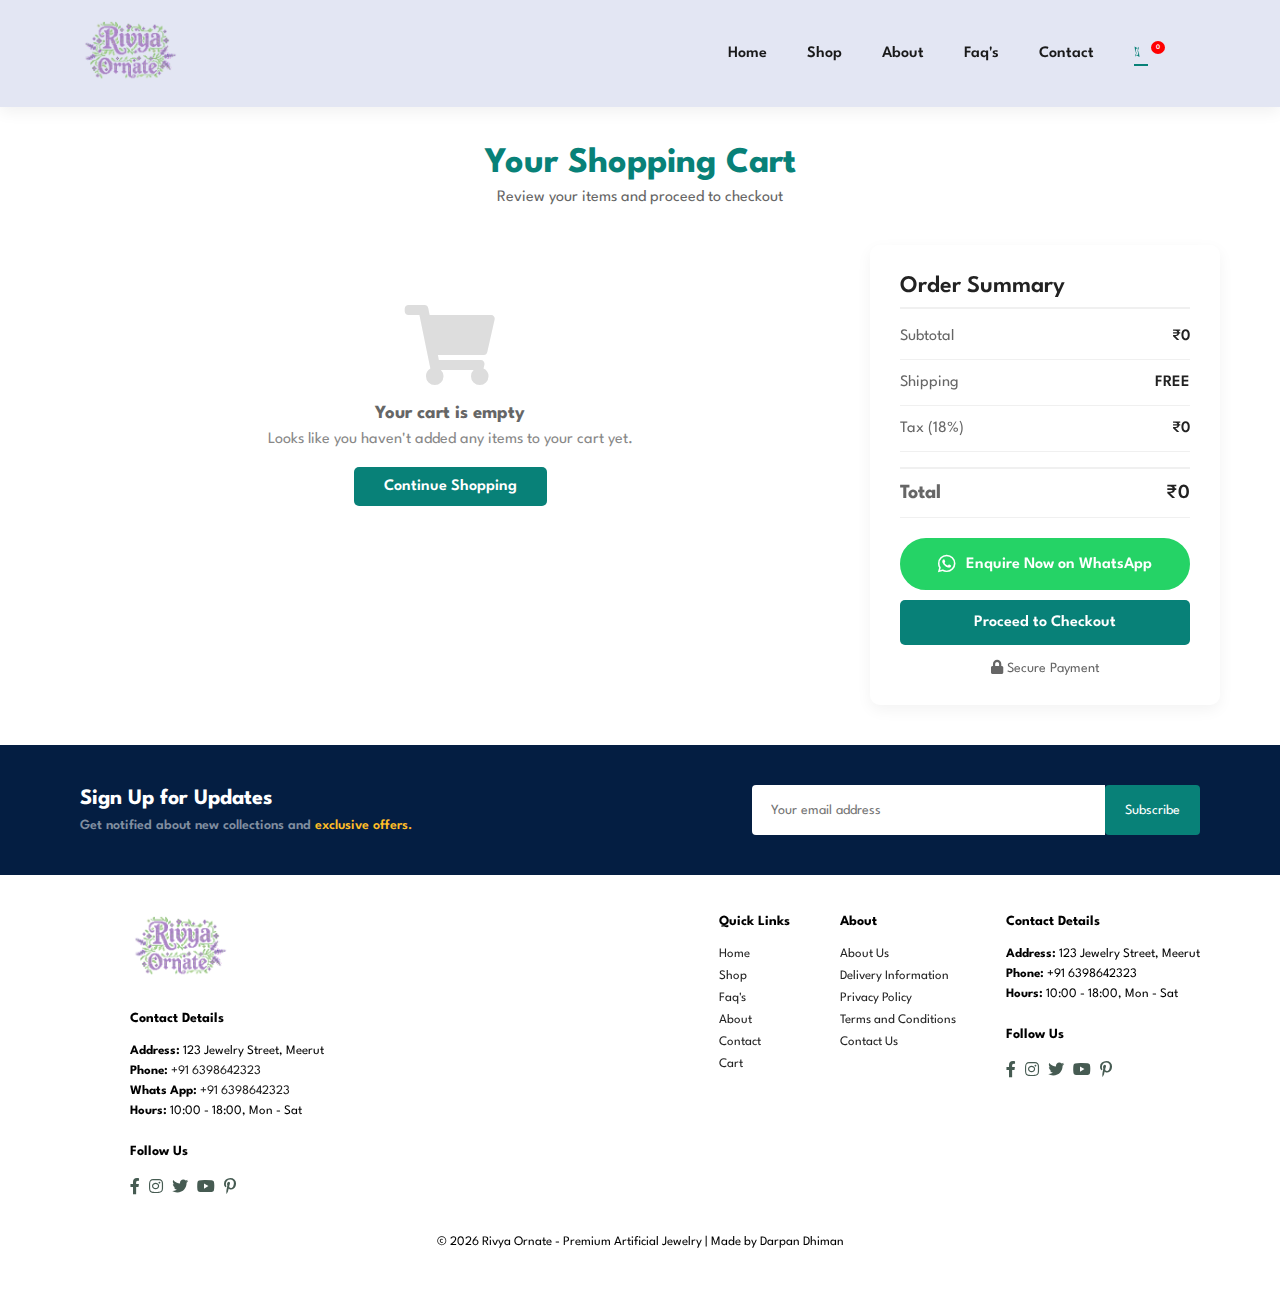
<file: cart.html>
<!DOCTYPE html>
<html lang="en">
  <head>
    <!-- Meta Tags -->
    <meta charset="UTF-8">
    <meta http-equiv="X-UA-Compatible" content="IE=edge">
    <meta name="viewport" content="width=device-width, initial-scale=1.0">
    <meta name="description" content="Rivya Ornate - Premium Artificial Jewelry Collection">
    <meta name="keywords" content="artificial jewelry, fashion jewelry, accessories, necklaces, earrings, bracelets, rings">
    <meta name="author" content="Riya Gupta">
    
    <!-- Open Graph / Social Media Meta Tags -->
    <meta property="og:title" content="Rivya Ornate | Artificial Jewelry Store">
    <meta property="og:description" content="Discover our exquisite collection of artificial jewelry">
    <meta property="og:type" content="website">
    
    <!-- Title -->
    <title>Rivya Ornate | Cart</title>
    
    <!-- Favicon -->
    <link rel="icon" type="image/x-icon" href="https://i.postimg.cc/x8ncvFjr/logo.png">
    
    <!-- Font Awesome -->
    <link rel="stylesheet" href="https://pro.fontawesome.com/releases/v5.10.0/css/all.css">
    <link rel="stylesheet" href="https://cdnjs.cloudflare.com/ajax/libs/font-awesome/5.15.4/css/all.min.css" integrity="sha512-1ycn6IcaQQ40/MKBW2W4Rhis/DbILU74C1vSrLJxCq57o941Ym01SwNsOMqvEBFlcgUa6xLiPY/NS5R+E6ztJQ==" crossorigin="anonymous" referrerpolicy="no-referrer">
    
    <!-- Google Fonts -->
    <link rel="preconnect" href="https://fonts.googleapis.com">
    <link rel="preconnect" href="https://fonts.gstatic.com" crossorigin>
    <link href="https://fonts.googleapis.com/css2?family=Alkatra&family=Berkshire+Swash&family=Comic+Neue:wght@700&family=Gentium+Book+Plus:wght@400;700&family=Lato:ital,wght@0,400;0,700;0,900;1,700&family=Lexend+Deca:wght@500&family=Lexend:wght@500&family=Montserrat:wght@500&family=Open+Sans:wght@500;800&family=Roboto:wght@100;400&family=Sue+Ellen+Francisco&family=Work+Sans:wght@400;700;900&display=swap" rel="stylesheet">
    <link href="https://fonts.googleapis.com/css2?family=Spartan:wght@100;200;300;400;500;600;700;800;900&display=swap" rel="stylesheet">
    
    <!-- Canonical URL -->
    <link rel="stylesheet" href="assets/css/style.css">

  </head>
<body>
  <!-- Header Section -->
  <header id="header">
    <a href="index.html"><img src="assets/images/Rivya-logo.png" alt="Logo" style="width: 100px;"></a>
    <nav>
      <ul id="navbar">
        <li><a href="index.html">Home</a></li>
        <li><a href="shop.html">Shop</a></li>
        <li><a href="about.html">About</a></li>
        <li><a href="faq.html">Faq's</a></li>
        <li><a href="contact.html">Contact</a></li>
        <li><a href="cart.html"  class="active" id="lg-bag"><i class="fal fa-shopping-bag"></i>
          <span class="quantity">0</span>
        </a></li>
        <li><a href="#" id="close"><i class="far fa-times"></i></a></li>
      </ul>
    </nav>
    <div id="mobile">
      <a href="cart.html"><i class="fal fa-shopping-bag"></i>
        <span class="quantity">0</span>
      </a>
      <i id="bar" class="fas fa-outdent"></i>
    </div>
  </header>


<!-- Cart Content -->
<div class="cart-container">
    <div class="cart-header">
        <h1>Your Shopping Cart</h1>
        <p>Review your items and proceed to checkout</p>
    </div>

    <div class="cart-content">
        <div class="cart-items" id="cartItems">
            <!-- Cart items will be loaded here -->
            <div class="loading">
                <div class="spinner"></div>
            </div>
        </div>

        <div class="cart-summary">
            <h2 class="summary-title">Order Summary</h2>
            
            <div class="summary-item">
                <span class="summary-item-label">Subtotal</span>
                <span class="summary-item-value" id="subtotal">₹0</span>
            </div>
            
            <div class="summary-item">
                <span class="summary-item-label">Shipping</span>
                <span class="summary-item-value">FREE</span>
            </div>
            
            <div class="summary-item">
                <span class="summary-item-label">Tax (18%)</span>
                <span class="summary-item-value" id="tax">₹0</span>
            </div>
            
            <div class="summary-item total">
                <span class="summary-item-label">Total</span>
                <span class="summary-item-value" id="total">₹0</span>
            </div>

            <button class="whatsapp-btn" id="whatsappBtn">
                <i class="fab fa-whatsapp"></i> Enquire Now on WhatsApp
            </button>

            <button class="checkout-btn" id="checkoutBtn">
                Proceed to Checkout
            </button>

            <p style="text-align: center; margin-top: 15px; color: #666; font-size: 14px;">
                <i class="fas fa-lock"></i> Secure Payment
            </p>
        </div>
    </div>
</div>

<script>
// Cart data structure
let cart = JSON.parse(localStorage.getItem('glamourgems_cart')) || [];
let productDetails = {};

// DOM Elements
const cartItemsContainer = document.getElementById('cartItems');
const subtotalElement = document.getElementById('subtotal');
const taxElement = document.getElementById('tax');
const totalElement = document.getElementById('total');
const whatsappBtn = document.getElementById('whatsappBtn');
const checkoutBtn = document.getElementById('checkoutBtn');

// Mobile Menu Elements
const bar = document.getElementById('bar');
const close = document.getElementById('close');
const nav = document.getElementById('navbar');

// Initialize
document.addEventListener('DOMContentLoaded', function() {
    fetchProductDetails();
    updateCartDisplay();
    setupMobileMenu();
});

// Setup Mobile Menu
function setupMobileMenu() {
    if (bar) {
        bar.addEventListener('click', () => {
            nav.classList.add('active');
            document.body.style.overflow = 'hidden'; // Prevent scrolling when menu is open
        });
    }

    if (close) {
        close.addEventListener('click', () => {
            nav.classList.remove('active');
            document.body.style.overflow = 'auto'; // Restore scrolling
        });
    }

    // Close mobile menu when clicking on links
    document.querySelectorAll('#navbar a').forEach(link => {
        link.addEventListener('click', () => {
            nav.classList.remove('active');
            document.body.style.overflow = 'auto';
        });
    });

    // Close mobile menu when clicking outside
    document.addEventListener('click', (e) => {
        if (nav && nav.classList.contains('active')) {
            if (!nav.contains(e.target) && !bar.contains(e.target)) {
                nav.classList.remove('active');
                document.body.style.overflow = 'auto';
            }
        }
    });
}

// Fetch product details from localStorage
function fetchProductDetails() {
    const storedDetails = localStorage.getItem('glamourgems_product_details');
    if (storedDetails) {
        productDetails = JSON.parse(storedDetails);
    }
}

// Get product details with fallback
function getProductDetails(productName) {
    if (productDetails[productName]) {
        return productDetails[productName];
    }
    
    // Fallback details if product not found
    return {
        image: 'https://i.postimg.cc/kg9YYbTn/f1.jpg',
        price: 0,
        category: 'jewelry',
        metal: 'gold'
    };
}

// Update cart display
function updateCartDisplay() {
    if (cart.length === 0) {
        cartItemsContainer.innerHTML = `
            <div class="empty-cart">
                <i class="fas fa-shopping-cart"></i>
                <h3>Your cart is empty</h3>
                <p>Looks like you haven't added any items to your cart yet.</p>
                <a href="index.html" class="continue-shopping">Continue Shopping</a>
            </div>
        `;
        updateSummary(0);
        return;
    }

    let cartHTML = '';
    let subtotal = 0;

    cart.forEach((item, index) => {
        const product = getProductDetails(item.name);
        
        // Calculate price from data-price attribute or use stored price
        let price = product.price;
        
        // If price is 0, try to extract from the name or use default
        if (price === 0) {
            // Try to extract price from item name or use default
            const priceMatch = item.name.match(/₹(\d+)/);
            price = priceMatch ? parseInt(priceMatch[1]) : 500;
        }
        
        const itemTotal = price * item.quantity;
        subtotal += itemTotal;
        
        cartHTML += `
            <div class="cart-item" data-index="${index}">
                <img src="${product.image}" alt="${item.name}" class="cart-item-image">
                <div class="cart-item-details">
                    <h3 class="cart-item-title">${item.name}</h3>
                    <p class="cart-item-category">${product.category.charAt(0).toUpperCase() + product.category.slice(1)} • ${product.metal.charAt(0).toUpperCase() + product.metal.slice(1)}</p>
                    <p class="cart-item-price">₹${price}</p>
                    <div class="cart-item-actions">
                        <div class="quantity-control">
                            <button class="qty-btn decrease" onclick="updateQuantity(${index}, -1)">-</button>
                            <span class="quantity-display">${item.quantity}</span>
                            <button class="qty-btn increase" onclick="updateQuantity(${index}, 1)">+</button>
                        </div>
                        <button class="remove-btn" onclick="removeItem(${index})">
                            <i class="fas fa-trash"></i> Remove
                        </button>
                    </div>
                </div>
            </div>
        `;
    });

    cartItemsContainer.innerHTML = cartHTML;
    updateSummary(subtotal);
}

// Update summary
function updateSummary(subtotal) {
    const tax = subtotal * 0.18;
    const total = subtotal + tax;
    
    subtotalElement.textContent = `₹${subtotal}`;
    taxElement.textContent = `₹${Math.round(tax)}`;
    totalElement.textContent = `₹${Math.round(total)}`;
}

// Update quantity
function updateQuantity(index, change) {
    if (cart[index]) {
        cart[index].quantity += change;
        if (cart[index].quantity <= 0) {
            cart.splice(index, 1);
        }
        localStorage.setItem('glamourgems_cart', JSON.stringify(cart));
        updateCartDisplay();
        showNotification(change > 0 ? 'Quantity increased' : 'Quantity decreased');
    }
}

// Remove item
function removeItem(index) {
    if (cart[index]) {
        const itemName = cart[index].name;
        cart.splice(index, 1);
        localStorage.setItem('glamourgems_cart', JSON.stringify(cart));
        updateCartDisplay();
        showNotification(`${itemName} removed from cart`);
    }
}

// Show notification
function showNotification(message) {
    const notification = document.createElement('div');
    notification.className = 'notification';
    notification.textContent = message;
    
    document.body.appendChild(notification);
    
    setTimeout(() => {
        notification.style.animation = 'slideOut 0.3s ease';
        setTimeout(() => {
            document.body.removeChild(notification);
        }, 300);
    }, 2000);
}

// WhatsApp Enquiry
whatsappBtn.addEventListener('click', function() {
    if (cart.length === 0) {
        showNotification('Your cart is empty!');
        return;
    }

    let message = "🛍️ *Rivya Ornate ORDER ENQUIRY*\n\n";
    message += "Hello! I would like to place an order for the following items:\n\n";
    
    cart.forEach((item, index) => {
        const product = getProductDetails(item.name);
        let price = product.price;
        if (price === 0) {
            const priceMatch = item.name.match(/₹(\d+)/);
            price = priceMatch ? parseInt(priceMatch[1]) : 500;
        }
        
        message += `*${index + 1}. ${item.name}*\n`;
        message += `   📦 Quantity: ${item.quantity}\n`;
        message += `   💰 Price: ₹${price} each\n`;
        message += `   💵 Item Total: ₹${(price * item.quantity)}\n`;
        message += `   🔗 Image: ${product.image}\n\n`;
    });

    const subtotal = cart.reduce((sum, item) => {
        const product = getProductDetails(item.name);
        let price = product.price;
        if (price === 0) {
            const priceMatch = item.name.match(/₹(\d+)/);
            price = priceMatch ? parseInt(priceMatch[1]) : 500;
        }
        return sum + (price * item.quantity);
    }, 0);
    
    const tax = subtotal * 0.18;
    const total = subtotal + tax;

    message += `*ORDER SUMMARY*\n`;
    message += `──────────────\n`;
    message += `Subtotal: ₹${subtotal}\n`;
    message += `Tax (18%): ₹${Math.round(tax)}\n`;
    message += `*Total Amount: ₹${Math.round(total)}*\n\n`;
    
    message += `*📸 Product Images:*\n`;
    cart.forEach((item, index) => {
        const product = getProductDetails(item.name);
        message += `${index + 1}. ${product.image}\n`;
    });
    
    message += `\nPlease check the image links above to see each product.\n`;
    message += `✅ Please confirm availability and total amount.\n`;
    message += `✅ I'm ready to proceed with payment.\n\n`;
    message += `Thank you! 😊`;

    // Encode message for WhatsApp URL
    const encodedMessage = encodeURIComponent(message);
    const whatsappNumber = '6398642323';
    const whatsappURL = `https://wa.me/${whatsappNumber}?text=${encodedMessage}`;
    
    window.open(whatsappURL, '_blank');
});

// Checkout button
checkoutBtn.addEventListener('click', function() {
    if (cart.length === 0) {
        showNotification('Your cart is empty!');
        return;
    }
    
    // Redirect to WhatsApp enquiry
    whatsappBtn.click();
});
</script>


  <!-- Newsletter -->
  <section id="newsletter" class="section-p1">
    <div class="newstext">
      <h4>Sign Up for Updates</h4>
      <p>Get notified about new collections and <span>exclusive offers.</span></p>
    </div>
    <div class="form">
      <input type="email" placeholder="Your email address">
      <button class="btn normal">Subscribe</button>
    </div>
  </section>

  <!-- Footer -->
  <footer class="section-p1">
    <div class="col">
      <a href="#"><img class="logo" src="assets/images/Rivya-logo.png" alt="Logo"></a>
      <h4>Contact Details</h4>
      <p><strong>Address: </strong>123 Jewelry Street, Meerut</p>
      <p><strong>Phone: </strong><a href="tel:6398642323">+91 6398642323</a></p>
      <p><strong>Whats App: </strong><a href="https://wa.me/916398642323">+91 6398642323</a></p>
      <p><strong>Hours: </strong>10:00 - 18:00, Mon - Sat</p>
      <div class="follow">
        <h4>Follow Us</h4>
        <div class="icon">
          <i class="fab fa-facebook-f"></i>
          <i class="fab fa-instagram"></i>
          <i class="fab fa-twitter"></i>
          <i class="fab fa-youtube"></i>
          <i class="fab fa-pinterest-p"></i>
        </div>
      </div>
    </div>
    
    <div class="sec">   

      <div class="col">
        <h4>Quick Links</h4>
        <a href="index.html">Home</a>
        <a href="shop.html">Shop</a>
        <a href="faq.html">Faq's</a>
        <a href="about.html">About</a>
        <a href="contact.html">Contact</a>
        <a href="cart.html">Cart</a>
      </div>

      <div class="col">
        <h4>About</h4>
        <a href="about.html">About Us</a>
        <a href="#">Delivery Information</a>
        <a href="#">Privacy Policy</a>
        <a href="#">Terms and Conditions</a>
        <a href="contact.html">Contact Us</a>
      </div>
      
      <div class="col install">
        <h4>Contact Details</h4>
      <p><strong>Address: </strong>123 Jewelry Street, Meerut</p>
      <p><strong>Phone: </strong>+91 6398642323</p>
      <p><strong>Hours: </strong>10:00 - 18:00, Mon - Sat</p>
      <div class="follow">
        <h4>Follow Us</h4>
        <div class="icon">
          <i class="fab fa-facebook-f"></i>
          <i class="fab fa-instagram"></i>
          <i class="fab fa-twitter"></i>
          <i class="fab fa-youtube"></i>
          <i class="fab fa-pinterest-p"></i>
        </div>
      </div>
      </div>
    </div>
    
    <div class="copyright">
      <p>© 2026 Rivya Ornate - Premium Artificial Jewelry | Made by Darpan Dhiman</p>
    </div>
  </footer>


  <script src="assets/js/script.js"></script>
</body>
</html>
</file>
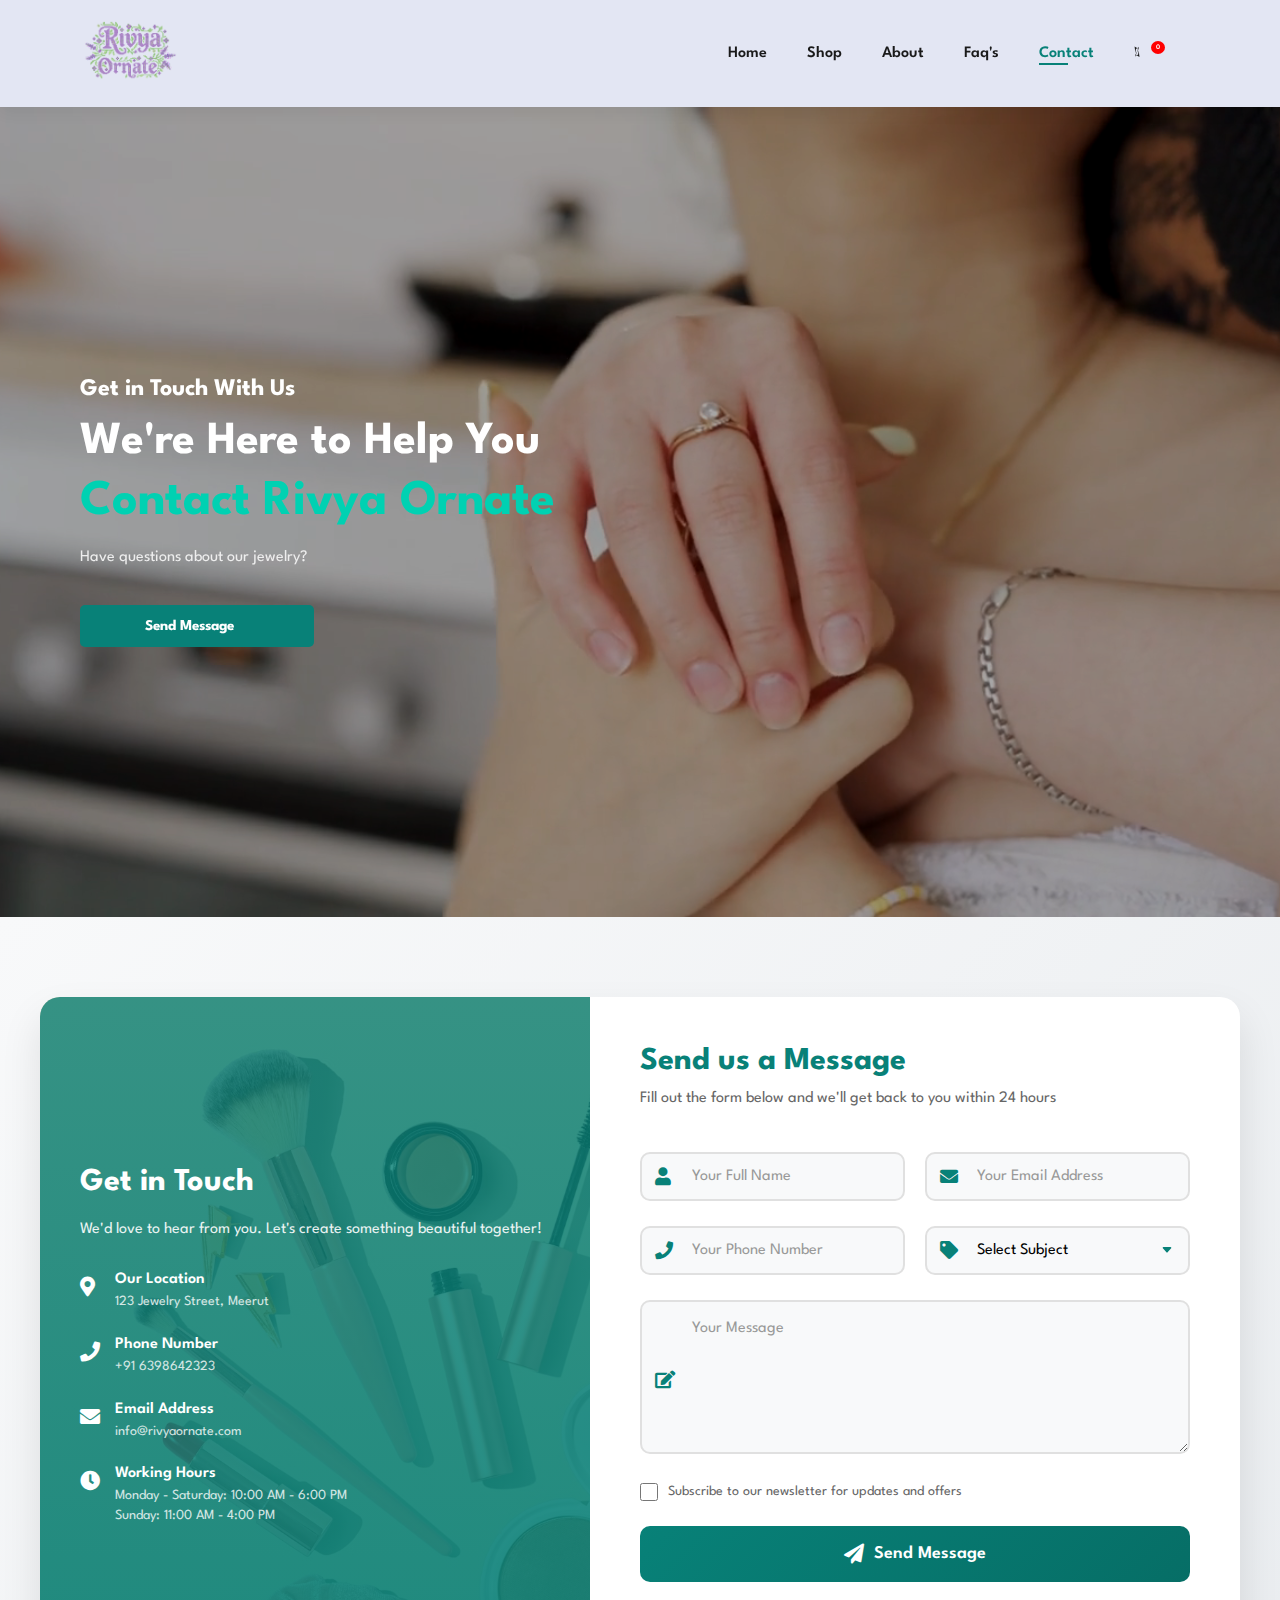
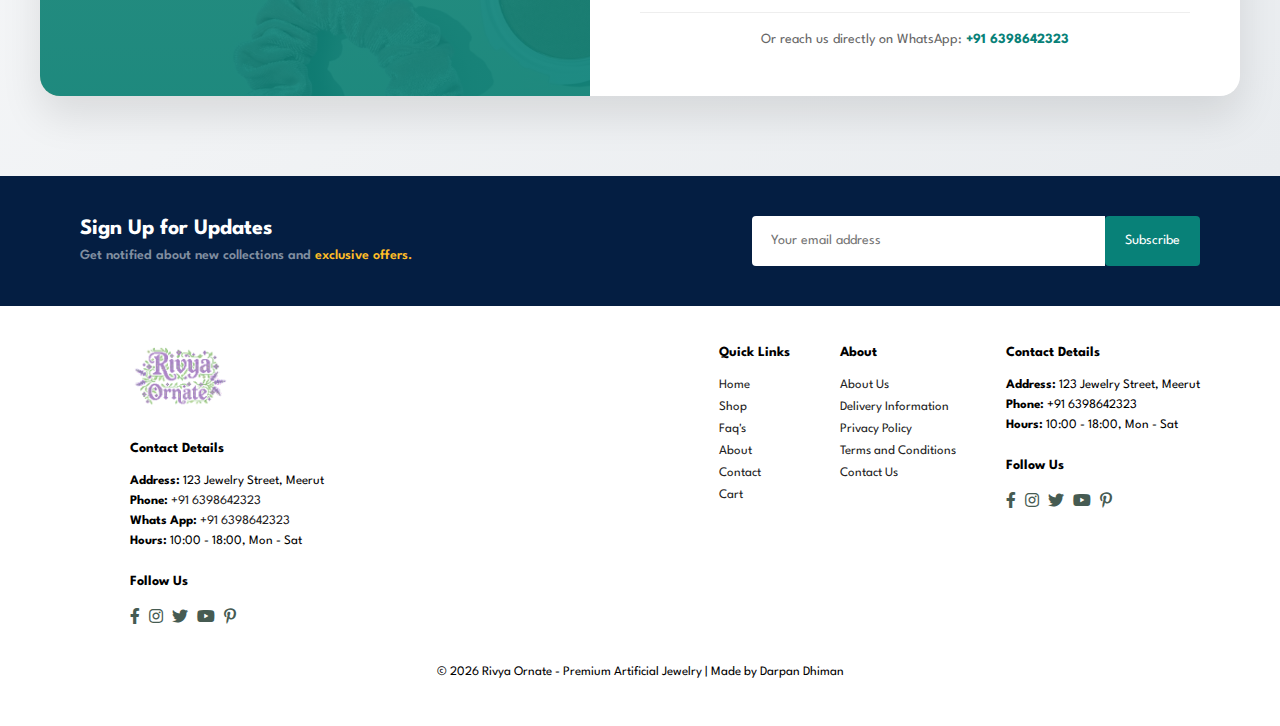
<file: contact.html>
<!DOCTYPE html>
<html lang="en">
  <head>
    <!-- Meta Tags -->
    <meta charset="UTF-8">
    <meta http-equiv="X-UA-Compatible" content="IE=edge">
    <meta name="viewport" content="width=device-width, initial-scale=1.0">
    <meta name="description" content="Rivya Ornate - Premium Artificial Jewelry Collection">
    <meta name="keywords" content="artificial jewelry, fashion jewelry, accessories, necklaces, earrings, bracelets, rings">
    <meta name="author" content="Riya Gupta">
    
    <!-- Open Graph / Social Media Meta Tags -->
    <meta property="og:title" content="Rivya Ornate | Artificial Jewelry Store">
    <meta property="og:description" content="Discover our exquisite collection of artificial jewelry">
    <meta property="og:type" content="website">
    
    <!-- Title -->
    <title>Rivya Ornate | Contact</title>
    
    <!-- Favicon -->
    <link rel="icon" type="image/x-icon" href="https://i.postimg.cc/x8ncvFjr/logo.png">
    
    <!-- Font Awesome -->
    <link rel="stylesheet" href="https://pro.fontawesome.com/releases/v5.10.0/css/all.css">
    <link rel="stylesheet" href="https://cdnjs.cloudflare.com/ajax/libs/font-awesome/5.15.4/css/all.min.css" integrity="sha512-1ycn6IcaQQ40/MKBW2W4Rhis/DbILU74C1vSrLJxCq57o941Ym01SwNsOMqvEBFlcgUa6xLiPY/NS5R+E6ztJQ==" crossorigin="anonymous" referrerpolicy="no-referrer">
    
    <!-- Google Fonts -->
    <link rel="preconnect" href="https://fonts.googleapis.com">
    <link rel="preconnect" href="https://fonts.gstatic.com" crossorigin>
    <link href="https://fonts.googleapis.com/css2?family=Alkatra&family=Berkshire+Swash&family=Comic+Neue:wght@700&family=Gentium+Book+Plus:wght@400;700&family=Lato:ital,wght@0,400;0,700;0,900;1,700&family=Lexend+Deca:wght@500&family=Lexend:wght@500&family=Montserrat:wght@500&family=Open+Sans:wght@500;800&family=Roboto:wght@100;400&family=Sue+Ellen+Francisco&family=Work+Sans:wght@400;700;900&display=swap" rel="stylesheet">
    <link href="https://fonts.googleapis.com/css2?family=Spartan:wght@100;200;300;400;500;600;700;800;900&display=swap" rel="stylesheet">
    
    <!-- Canonical URL -->
    <link rel="stylesheet" href="assets/css/style.css">

  </head>
<body>
  <!-- Header Section -->
  <header id="header">
    <a href="#"><img src="assets/images/Rivya-logo.png" alt="Logo" style="width: 100px;"></a>
    <nav>
      <ul id="navbar">
        <li><a href="index.html">Home</a></li>
        <li><a href="shop.html">Shop</a></li>
        <li><a href="about.html">About</a></li>
        <li><a href="faq.html">Faq's</a></li>
        <li><a href="contact.html" class="active">Contact</a></li>
        <li><a href="cart.html" id="lg-bag"><i class="fal fa-shopping-bag"></i>
          <span class="quantity">0</span>
        </a></li>
        <li><a href="#" id="close"><i class="far fa-times"></i></a></li>
      </ul>
    </nav>
    <div id="mobile">
      <a href="cart.html"><i class="fal fa-shopping-bag"></i>
        <span class="quantity">0</span>
      </a>
      <i id="bar" class="fas fa-outdent"></i>
    </div>
  </header>

<!-- Hero Section -->
<section id="hero">

  <!-- Background Video -->
  <video autoplay muted loop playsinline class="hero-video">
    <source src="assets/video/hero.mp4" type="video/mp4">
  </video>

<!-- Hero Content -->
<div class="hero-content">
    <h4>Get in Touch With Us</h4>
    <h2>We're Here to Help You</h2>
    <h1>Contact Rivya Ornate</h1>
    <p>Have questions about our jewelry?</p>
    <button onclick="window.location.href='#contact-form'">Send Message</button>
</div>

</section>


<!-- Contact Form Section -->
<section class="contact-form-section">
    <div class="contact-container">
        <!-- Left Side: Image -->
        <div class="contact-image">
            <img src="assets/images/contact.avif" alt="Contact Us - Rivya Ornate">
            <div class="image-overlay">
                <div class="overlay-content">
                    <h3>Get in Touch</h3>
                    <p>We'd love to hear from you. Let's create something beautiful together!</p>
                    <div class="contact-info">
                        <div class="info-item">
                            <i class="fas fa-map-marker-alt"></i>
                            <div>
                                <h4>Our Location</h4>
                                <p>123 Jewelry Street, Meerut</p>
                            </div>
                        </div>
                        <div class="info-item">
                            <i class="fas fa-phone"></i>
                            <div>
                                <h4>Phone Number</h4>
                                <p>+91 6398642323</p>
                            </div>
                        </div>
                        <div class="info-item">
                            <i class="fas fa-envelope"></i>
                            <div>
                                <h4>Email Address</h4>
                                <p>info@rivyaornate.com</p>
                            </div>
                        </div>
                        <div class="info-item">
                            <i class="fas fa-clock"></i>
                            <div>
                                <h4>Working Hours</h4>
                                <p>Monday - Saturday: 10:00 AM - 6:00 PM</p>
                                <p>Sunday: 11:00 AM - 4:00 PM</p>
                            </div>
                        </div>
                    </div>
                </div>
            </div>
        </div>
        
        <!-- Right Side: Form -->
        <div class="contact-form">
            <div class="form-header">
                <h2>Send us a Message</h2>
                <p>Fill out the form below and we'll get back to you within 24 hours</p>
            </div>
            
            <form id="contactForm">
                <div class="form-group">
                    <div class="input-group">
                        <i class="fas fa-user"></i>
                        <input type="text" id="name" name="name" placeholder="Your Full Name" required>
                    </div>
                    <div class="input-group">
                        <i class="fas fa-envelope"></i>
                        <input type="email" id="email" name="email" placeholder="Your Email Address" required>
                    </div>
                </div>
                
                <div class="form-group">
                    <div class="input-group">
                        <i class="fas fa-phone"></i>
                        <input type="tel" id="phone" name="phone" placeholder="Your Phone Number">
                    </div>
                    <div class="input-group">
                        <i class="fas fa-tag"></i>
                        <select id="subject" name="subject" required>
                            <option value="" disabled selected>Select Subject</option>
                            <option value="general">General Inquiry</option>
                            <option value="order">Order Related</option>
                            <option value="custom">Custom Jewelry</option>
                            <option value="wholesale">Wholesale Inquiry</option>
                            <option value="support">Customer Support</option>
                            <option value="other">Other</option>
                        </select>
                    </div>
                </div>
                
                <div class="form-group full-width">
                    <div class="input-group">
                        <i class="fas fa-edit"></i>
                        <textarea id="message" name="message" placeholder="Your Message" rows="5" required></textarea>
                    </div>
                </div>
                
                <div class="form-group full-width">
                    <label class="checkbox-label">
                        <input type="checkbox" id="newsletter" name="newsletter">
                        <span>Subscribe to our newsletter for updates and offers</span>
                    </label>
                </div>
                
                <button type="submit" class="submit-btn">
                    <i class="fas fa-paper-plane"></i> Send Message
                </button>
                
                <div class="form-footer">
                    <p>Or reach us directly on WhatsApp: <strong>+91 6398642323</strong></p>
                </div>
            </form>
        </div>
    </div>
</section>

<style>
/* Contact Form Section */
.contact-form-section {
    padding: 80px 20px;
    background: linear-gradient(135deg, #f8f9fa 0%, #e9ecef 100%);
}

.contact-container {
    max-width: 1200px;
    margin: 0 auto;
    display: flex;
    flex-wrap: wrap;
    background: white;
    border-radius: 20px;
    overflow: hidden;
    box-shadow: 0 20px 40px rgba(0, 0, 0, 0.1);
}

/* Left Side: Image */
.contact-image {
    flex: 1;
    min-width: 300px;
    position: relative;
}

.contact-image img {
    width: 100%;
    height: 100%;
    object-fit: cover;
    display: block;
}

.image-overlay {
    position: absolute;
    top: 0;
    left: 0;
    right: 0;
    bottom: 0;
    background: linear-gradient(to bottom, rgba(8, 129, 120, 0.8), rgba(8, 129, 120, 0.9));
    padding: 40px;
    display: flex;
    align-items: center;
    color: white;
}

.overlay-content h3 {
    font-size: 32px;
    margin-bottom: 20px;
    color: white;
}

.overlay-content p {
    font-size: 16px;
    line-height: 1.6;
    margin-bottom: 30px;
    opacity: 0.9;
}

.contact-info {
    display: flex;
    flex-direction: column;
    gap: 25px;
}

.info-item {
    display: flex;
    align-items: flex-start;
    gap: 15px;
}

.info-item i {
    font-size: 20px;
    color: white;
    margin-top: 5px;
    min-width: 20px;
}

.info-item h4 {
    font-size: 16px;
    margin-bottom: 5px;
    font-weight: 600;
}

.info-item p {
    font-size: 14px;
    margin: 0;
    opacity: 0.8;
    line-height: 1.4;
}

/* Right Side: Form */
.contact-form {
    flex: 1;
    min-width: 300px;
    padding: 50px;
    display: flex;
    flex-direction: column;
    justify-content: center;
}

.form-header {
    margin-bottom: 40px;
}

.form-header h2 {
    font-size: 32px;
    color: #088178;
    margin-bottom: 10px;
    font-weight: 700;
}

.form-header p {
    color: #666;
    font-size: 16px;
    line-height: 1.6;
}

.form-group {
    display: flex;
    gap: 20px;
    margin-bottom: 25px;
}

.form-group.full-width {
    flex-direction: column;
}

.input-group {
    flex: 1;
    position: relative;
}

.input-group i {
    position: absolute;
    left: 15px;
    top: 50%;
    transform: translateY(-50%);
    color: #088178;
    font-size: 18px;
    z-index: 1;
}

.input-group input,
.input-group select,
.input-group textarea {
    width: 100%;
    padding: 15px 15px 15px 50px;
    border: 2px solid #e0e0e0;
    border-radius: 10px;
    font-size: 16px;
    font-family: 'Spartan', sans-serif;
    transition: all 0.3s ease;
    background: #f8f9fa;
}

.input-group textarea {
    resize: vertical;
    min-height: 120px;
    line-height: 1.5;
}

.input-group select {
    appearance: none;
    cursor: pointer;
    background: #f8f9fa url("data:image/svg+xml,%3Csvg xmlns='http://www.w3.org/2000/svg' width='12' height='12' fill='%23088178' viewBox='0 0 16 16'%3E%3Cpath d='M7.247 11.14 2.451 5.658C1.885 5.013 2.345 4 3.204 4h9.592a1 1 0 0 1 .753 1.659l-4.796 5.48a1 1 0 0 1-1.506 0z'/%3E%3C/svg%3E") no-repeat right 15px center;
    background-size: 12px;
}

.input-group input:focus,
.input-group select:focus,
.input-group textarea:focus {
    outline: none;
    border-color: #088178;
    background: white;
    box-shadow: 0 0 0 3px rgba(8, 129, 120, 0.1);
}

.input-group input::placeholder,
.input-group textarea::placeholder {
    color: #999;
}

/* Checkbox */
.checkbox-label {
    display: flex;
    align-items: center;
    gap: 10px;
    cursor: pointer;
    color: #666;
    font-size: 14px;
}

.checkbox-label input[type="checkbox"] {
    width: 18px;
    height: 18px;
    cursor: pointer;
    accent-color: #088178;
}

/* Submit Button */
.submit-btn {
    background: linear-gradient(135deg, #088178 0%, #066e66 100%);
    color: white;
    border: none;
    padding: 18px 40px;
    border-radius: 10px;
    font-size: 18px;
    font-weight: 600;
    cursor: pointer;
    transition: all 0.3s ease;
    display: flex;
    align-items: center;
    justify-content: center;
    gap: 10px;
    width: 100%;
    margin-top: 20px;
}

.submit-btn:hover {
    transform: translateY(-3px);
    box-shadow: 0 10px 20px rgba(8, 129, 120, 0.2);
    background: linear-gradient(135deg, #066e66 0%, #055a54 100%);
}

.submit-btn:active {
    transform: translateY(-1px);
}

.submit-btn i {
    font-size: 20px;
}

/* Form Footer */
.form-footer {
    margin-top: 30px;
    text-align: center;
    padding-top: 20px;
    border-top: 1px solid #eee;
}

.form-footer p {
    color: #666;
    font-size: 14px;
}

.form-footer strong {
    color: #088178;
}

/* Success Message */
.success-message {
    display: none;
    text-align: center;
    padding: 30px;
    background: #d4edda;
    border: 1px solid #c3e6cb;
    border-radius: 10px;
    color: #155724;
    margin-top: 20px;
}

.success-message i {
    font-size: 48px;
    color: #28a745;
    margin-bottom: 15px;
}

.success-message h3 {
    font-size: 24px;
    margin-bottom: 10px;
}

/* MOBILE RESPONSIVE (768px and below) */
@media (max-width: 768px) {
    .contact-form-section {
        padding: 40px 15px;
    }
    
    .contact-container {
        flex-direction: column;
        border-radius: 15px;
    }
    
    .contact-image {
        min-height: 300px;
        order: 2; /* Move image to bottom on mobile */
    }
    
    .image-overlay {
        padding: 25px;
        align-items: flex-start;
        justify-content: center;
    }
    
    .overlay-content {
        width: 100%;
    }
    
    .overlay-content h3 {
        font-size: 24px;
        margin-bottom: 15px;
        text-align: center;
    }
    
    .overlay-content p {
        font-size: 14px;
        margin-bottom: 25px;
        text-align: center;
    }
    
    .contact-info {
        gap: 20px;
    }
    
    .info-item {
        gap: 12px;
    }
    
    .info-item i {
        font-size: 18px;
    }
    
    .info-item h4 {
        font-size: 15px;
    }
    
    .info-item p {
        font-size: 13px;
    }
    
    .contact-form {
        padding: 30px 20px;
        order: 1; /* Move form to top on mobile */
    }
    
    .form-header {
        margin-bottom: 30px;
        text-align: center;
    }
    
    .form-header h2 {
        font-size: 28px;
    }
    
    .form-header p {
        font-size: 14px;
    }
    
    .form-group {
        flex-direction: column;
        gap: 15px;
        margin-bottom: 20px;
    }
    
    .input-group i {
        left: 12px;
        font-size: 16px;
    }
    
    .input-group input,
    .input-group select,
    .input-group textarea {
        padding: 14px 14px 14px 45px;
        font-size: 15px;
    }
    
    .input-group textarea {
        min-height: 100px;
    }
    
    .checkbox-label {
        font-size: 13px;
    }
    
    .checkbox-label input[type="checkbox"] {
        width: 16px;
        height: 16px;
    }
    
    .submit-btn {
        padding: 16px 30px;
        font-size: 16px;
    }
    
    .submit-btn i {
        font-size: 18px;
    }
    
    .form-footer {
        margin-top: 25px;
        padding-top: 15px;
    }
    
    .form-footer p {
        font-size: 13px;
    }
    
    .success-message {
        padding: 20px;
    }
    
    .success-message i {
        font-size: 36px;
    }
    
    .success-message h3 {
        font-size: 20px;
    }
}

/* For smaller mobile devices */
@media (max-width: 480px) {
    .contact-form {
        padding: 25px 15px;
    }
    
    .form-header h2 {
        font-size: 24px;
    }
    
    .overlay-content h3 {
        font-size: 22px;
    }
    
    .input-group input,
    .input-group select,
    .input-group textarea {
        padding: 12px 12px 12px 42px;
        font-size: 14px;
    }
    
    .submit-btn {
        padding: 14px 25px;
        font-size: 15px;
    }
    
    .info-item {
        flex-direction: column;
        align-items: center;
        text-align: center;
        gap: 8px;
    }
    
    .info-item i {
        margin-top: 0;
    }
}
</style>

<script>
// Contact Form Submission
document.addEventListener('DOMContentLoaded', function() {
    const contactForm = document.getElementById('contactForm');
    
    if (contactForm) {
        contactForm.addEventListener('submit', function(e) {
            e.preventDefault();
            
            // Get form data
            const formData = {
                name: document.getElementById('name').value,
                email: document.getElementById('email').value,
                phone: document.getElementById('phone').value,
                subject: document.getElementById('subject').value,
                message: document.getElementById('message').value,
                newsletter: document.getElementById('newsletter').checked
            };
            
            // Create WhatsApp message
            let whatsappMessage = `*New Contact Form Submission*\n\n`;
            whatsappMessage += `*Name:* ${formData.name}\n`;
            whatsappMessage += `*Email:* ${formData.email}\n`;
            whatsappMessage += `*Phone:* ${formData.phone}\n`;
            whatsappMessage += `*Subject:* ${formData.subject}\n`;
            whatsappMessage += `*Message:*\n${formData.message}\n`;
            whatsappMessage += `*Newsletter Subscription:* ${formData.newsletter ? 'Yes' : 'No'}`;
            
            // Encode message for WhatsApp
            const encodedMessage = encodeURIComponent(whatsappMessage);
            const whatsappNumber = '6398642323';
            const whatsappURL = `https://wa.me/${whatsappNumber}?text=${encodedMessage}`;
            
            // Show success message
            const successHTML = `
                <div class="success-message" id="successMessage">
                    <i class="fas fa-check-circle"></i>
                    <h3>Message Sent Successfully!</h3>
                    <p>Your message has been sent. We will get back to you within 24 hours.</p>
                    <p>Opening WhatsApp to send your message...</p>
                </div>
            `;
            
            // Insert success message before form
            contactForm.insertAdjacentHTML('beforebegin', successHTML);
            
            // Hide form and show success message
            contactForm.style.display = 'none';
            document.getElementById('successMessage').style.display = 'block';
            
            // Open WhatsApp after a delay
            setTimeout(() => {
                window.open(whatsappURL, '_blank');
                
                // Reset form after successful submission
                setTimeout(() => {
                    contactForm.reset();
                    contactForm.style.display = 'block';
                    document.getElementById('successMessage').remove();
                }, 3000);
            }, 2000);
        });
    }
});
</script>


  <!-- Newsletter -->
  <section id="newsletter" class="section-p1">
    <div class="newstext">
      <h4>Sign Up for Updates</h4>
      <p>Get notified about new collections and <span>exclusive offers.</span></p>
    </div>
    <div class="form">
      <input type="email" placeholder="Your email address">
      <button class="btn normal">Subscribe</button>
    </div>
  </section>

  <!-- Footer -->
  <footer class="section-p1">
    <div class="col">
      <a href="#"><img class="logo" src="assets/images/Rivya-logo.png" alt="Logo"></a>
      <h4>Contact Details</h4>
      <p><strong>Address: </strong>123 Jewelry Street, Meerut</p>
      <p><strong>Phone: </strong><a href="tel:6398642323">+91 6398642323</a></p>
      <p><strong>Whats App: </strong><a href="https://wa.me/916398642323">+91 6398642323</a></p>
      <p><strong>Hours: </strong>10:00 - 18:00, Mon - Sat</p>
      <div class="follow">
        <h4>Follow Us</h4>
        <div class="icon">
          <i class="fab fa-facebook-f"></i>
          <i class="fab fa-instagram"></i>
          <i class="fab fa-twitter"></i>
          <i class="fab fa-youtube"></i>
          <i class="fab fa-pinterest-p"></i>
        </div>
      </div>
    </div>
    
    <div class="sec">   

      <div class="col">
        <h4>Quick Links</h4>
        <a href="index.html">Home</a>
        <a href="shop.html">Shop</a>
        <a href="faq.html">Faq's</a>
        <a href="about.html">About</a>
        <a href="contact.html">Contact</a>
        <a href="cart.html">Cart</a>
      </div>

      <div class="col">
        <h4>About</h4>
        <a href="about.html">About Us</a>
        <a href="#">Delivery Information</a>
        <a href="#">Privacy Policy</a>
        <a href="#">Terms and Conditions</a>
        <a href="contact.html">Contact Us</a>
      </div>
      
      <div class="col install">
        <h4>Contact Details</h4>
      <p><strong>Address: </strong>123 Jewelry Street, Meerut</p>
      <p><strong>Phone: </strong>+91 6398642323</p>
      <p><strong>Hours: </strong>10:00 - 18:00, Mon - Sat</p>
      <div class="follow">
        <h4>Follow Us</h4>
        <div class="icon">
          <i class="fab fa-facebook-f"></i>
          <i class="fab fa-instagram"></i>
          <i class="fab fa-twitter"></i>
          <i class="fab fa-youtube"></i>
          <i class="fab fa-pinterest-p"></i>
        </div>
      </div>
      </div>
    </div>
    
    <div class="copyright">
      <p>© 2026 Rivya Ornate - Premium Artificial Jewelry | Made by Darpan Dhiman</p>
    </div>
  </footer>


  <script src="assets/js/script.js"></script>
</body>
</html>
</file>
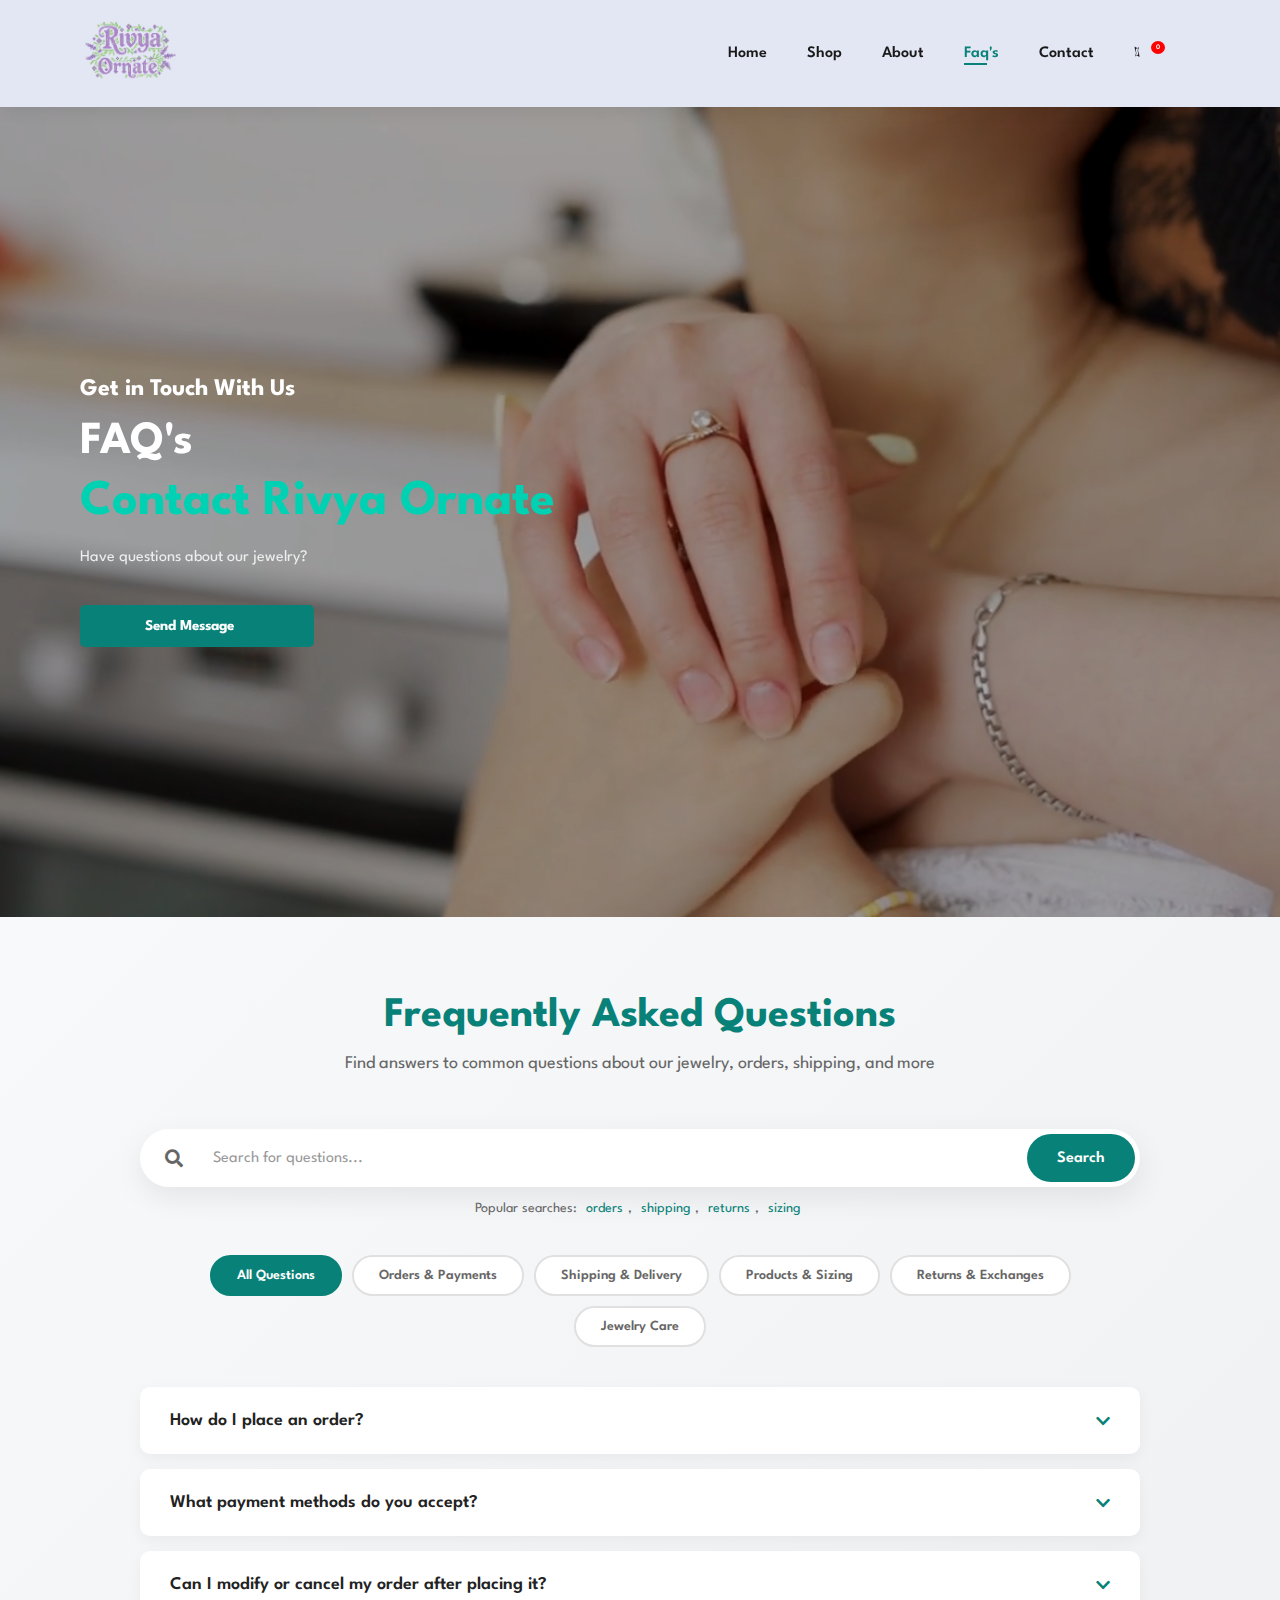
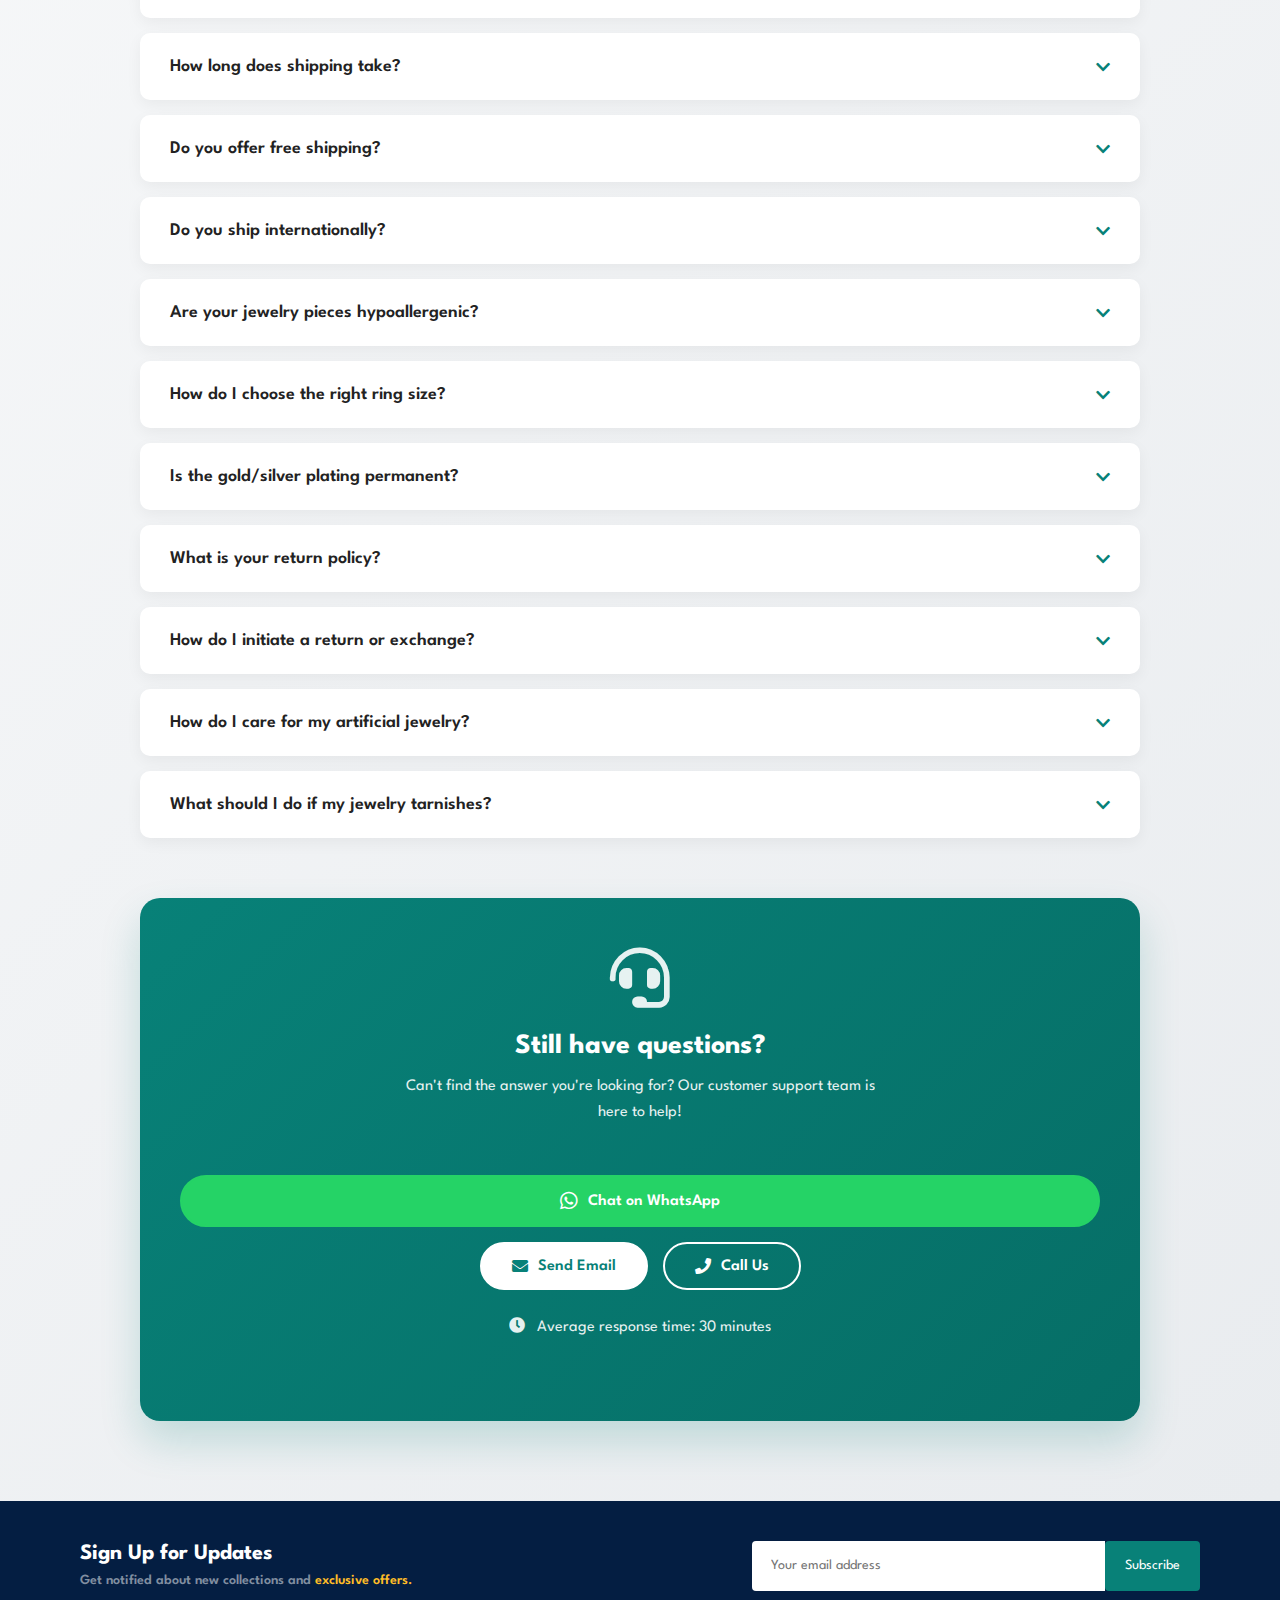
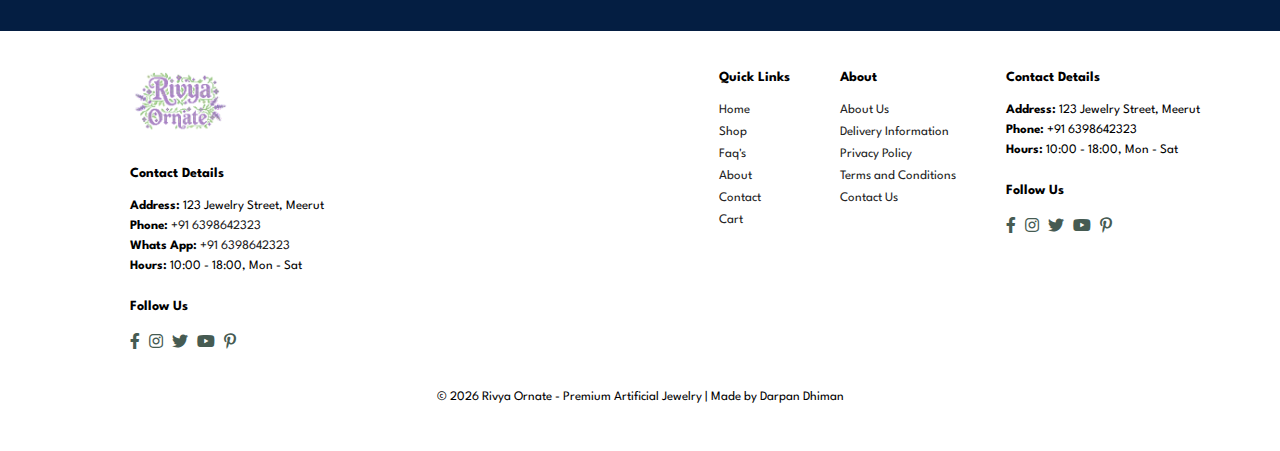
<file: faq.html>
<!DOCTYPE html>
<html lang="en">
  <head>
    <!-- Meta Tags -->
    <meta charset="UTF-8">
    <meta http-equiv="X-UA-Compatible" content="IE=edge">
    <meta name="viewport" content="width=device-width, initial-scale=1.0">
    <meta name="description" content="Rivya Ornate - Premium Artificial Jewelry Collection">
    <meta name="keywords" content="artificial jewelry, fashion jewelry, accessories, necklaces, earrings, bracelets, rings">
    <meta name="author" content="Riya Gupta">
    
    <!-- Open Graph / Social Media Meta Tags -->
    <meta property="og:title" content="Rivya Ornate | Artificial Jewelry Store">
    <meta property="og:description" content="Discover our exquisite collection of artificial jewelry">
    <meta property="og:type" content="website">
    
    <!-- Title -->
    <title>Rivya Ornate | Faq's</title>
    
    <!-- Favicon -->
    <link rel="icon" type="image/x-icon" href="https://i.postimg.cc/x8ncvFjr/logo.png">
    
    <!-- Font Awesome -->
    <link rel="stylesheet" href="https://pro.fontawesome.com/releases/v5.10.0/css/all.css">
    <link rel="stylesheet" href="https://cdnjs.cloudflare.com/ajax/libs/font-awesome/5.15.4/css/all.min.css" integrity="sha512-1ycn6IcaQQ40/MKBW2W4Rhis/DbILU74C1vSrLJxCq57o941Ym01SwNsOMqvEBFlcgUa6xLiPY/NS5R+E6ztJQ==" crossorigin="anonymous" referrerpolicy="no-referrer">
    
    <!-- Google Fonts -->
    <link rel="preconnect" href="https://fonts.googleapis.com">
    <link rel="preconnect" href="https://fonts.gstatic.com" crossorigin>
    <link href="https://fonts.googleapis.com/css2?family=Alkatra&family=Berkshire+Swash&family=Comic+Neue:wght@700&family=Gentium+Book+Plus:wght@400;700&family=Lato:ital,wght@0,400;0,700;0,900;1,700&family=Lexend+Deca:wght@500&family=Lexend:wght@500&family=Montserrat:wght@500&family=Open+Sans:wght@500;800&family=Roboto:wght@100;400&family=Sue+Ellen+Francisco&family=Work+Sans:wght@400;700;900&display=swap" rel="stylesheet">
    <link href="https://fonts.googleapis.com/css2?family=Spartan:wght@100;200;300;400;500;600;700;800;900&display=swap" rel="stylesheet">
    
    <!-- Canonical URL -->
    <link rel="stylesheet" href="assets/css/style.css">

  </head>
<body>
  <!-- Header Section -->
  <header id="header">
    <a href="#"><img src="assets/images/Rivya-logo.png" alt="Logo" style="width: 100px;"></a>
    <nav>
      <ul id="navbar">
        <li><a href="index.html">Home</a></li>
        <li><a href="shop.html">Shop</a></li>
        <li><a href="about.html">About</a></li>
        <li><a href="faq.html" class="active">Faq's</a></li>
        <li><a href="contact.html">Contact</a></li>
        <li><a href="cart.html" id="lg-bag"><i class="fal fa-shopping-bag"></i>
          <span class="quantity">0</span>
        </a></li>
        <li><a href="#" id="close"><i class="far fa-times"></i></a></li>
      </ul>
    </nav>
    <div id="mobile">
      <a href="cart.html"><i class="fal fa-shopping-bag"></i>
        <span class="quantity">0</span>
      </a>
      <i id="bar" class="fas fa-outdent"></i>
    </div>
  </header>

<!-- Hero Section -->
<section id="hero">

  <!-- Background Video -->
  <video autoplay muted loop playsinline class="hero-video">
    <source src="assets/video/hero.mp4" type="video/mp4">
  </video>

<!-- Hero Content -->
<div class="hero-content">
    <h4>Get in Touch With Us</h4>
    <h2>FAQ's</h2>
    <h1>Contact Rivya Ornate</h1>
    <p>Have questions about our jewelry?</p>
    <button onclick="window.location.href='#contact-form'">Send Message</button>
</div>

</section>


<!-- FAQ Section -->
<section class="faq-section">
    <div class="faq-container">
        <div class="faq-header">
            <h2>Frequently Asked Questions</h2>
            <p>Find answers to common questions about our jewelry, orders, shipping, and more</p>
        </div>
        
        <div class="faq-content">
            <!-- Search Bar -->
            <div class="faq-search">
                <div class="search-box">
                    <i class="fas fa-search"></i>
                    <input type="text" id="faqSearch" placeholder="Search for questions...">
                    <button class="search-btn">Search</button>
                </div>
                <div class="search-hint">
                    <span>Popular searches: </span>
                    <a href="#orders">orders</a>, 
                    <a href="#shipping">shipping</a>, 
                    <a href="#returns">returns</a>, 
                    <a href="#sizing">sizing</a>
                </div>
            </div>
            
            <!-- FAQ Categories -->
            <div class="faq-categories">
                <button class="category-btn active" data-category="all">All Questions</button>
                <button class="category-btn" data-category="orders">Orders & Payments</button>
                <button class="category-btn" data-category="shipping">Shipping & Delivery</button>
                <button class="category-btn" data-category="products">Products & Sizing</button>
                <button class="category-btn" data-category="returns">Returns & Exchanges</button>
                <button class="category-btn" data-category="care">Jewelry Care</button>
            </div>
            
            <!-- FAQ Accordion -->
            <div class="faq-accordion">
                <!-- Orders & Payments -->
                <div class="faq-item" data-category="orders">
                    <div class="faq-question">
                        <h3>How do I place an order?</h3>
                        <i class="fas fa-chevron-down"></i>
                    </div>
                    <div class="faq-answer">
                        <p>You can place an order through our website by selecting your desired jewelry, choosing the quantity, and clicking "Add to Cart". Once you're ready, proceed to checkout where you'll enter your shipping details and make payment. You can also place orders directly through WhatsApp for personalized assistance.</p>
                    </div>
                </div>
                
                <div class="faq-item" data-category="orders">
                    <div class="faq-question">
                        <h3>What payment methods do you accept?</h3>
                        <i class="fas fa-chevron-down"></i>
                    </div>
                    <div class="faq-answer">
                        <p>We accept various payment methods including:</p>
                        <ul>
                            <li>Credit/Debit Cards (Visa, MasterCard, RuPay)</li>
                            <li>UPI Payments (Google Pay, PhonePe, Paytm)</li>
                            <li>Net Banking</li>
                            <li>Cash on Delivery (available for selected areas)</li>
                            <li>PayPal (for international orders)</li>
                        </ul>
                        <p>All payments are processed through secure payment gateways.</p>
                    </div>
                </div>
                
                <div class="faq-item" data-category="orders">
                    <div class="faq-question">
                        <h3>Can I modify or cancel my order after placing it?</h3>
                        <i class="fas fa-chevron-down"></i>
                    </div>
                    <div class="faq-answer">
                        <p>Yes, you can modify or cancel your order within 1 hour of placing it. Please contact our customer support team immediately at +91 6398642323 or email us at support@rivyaornate.com. Once the order has been processed for shipping, modifications may not be possible.</p>
                    </div>
                </div>
                
                <!-- Shipping & Delivery -->
                <div class="faq-item" data-category="shipping">
                    <div class="faq-question">
                        <h3>How long does shipping take?</h3>
                        <i class="fas fa-chevron-down"></i>
                    </div>
                    <div class="faq-answer">
                        <p>Shipping times vary based on your location:</p>
                        <ul>
                            <li><strong>Metro Cities:</strong> 3-5 business days</li>
                            <li><strong>Other Cities:</strong> 5-7 business days</li>
                            <li><strong>Tier 3 Cities & Rural Areas:</strong> 7-10 business days</li>
                            <li><strong>International:</strong> 10-15 business days</li>
                        </ul>
                        <p>You will receive a tracking number once your order is shipped.</p>
                    </div>
                </div>
                
                <div class="faq-item" data-category="shipping">
                    <div class="faq-question">
                        <h3>Do you offer free shipping?</h3>
                        <i class="fas fa-chevron-down"></i>
                    </div>
                    <div class="faq-answer">
                        <p>Yes! We offer free standard shipping on all orders above ₹999 within India. For orders below ₹999, a nominal shipping fee of ₹49 applies. Free shipping is not available for international orders.</p>
                    </div>
                </div>
                
                <div class="faq-item" data-category="shipping">
                    <div class="faq-question">
                        <h3>Do you ship internationally?</h3>
                        <i class="fas fa-chevron-down"></i>
                    </div>
                    <div class="faq-answer">
                        <p>Yes, we ship to over 25 countries worldwide. International shipping charges are calculated at checkout based on your location. Please note that customs duties and taxes may apply depending on your country's import regulations.</p>
                    </div>
                </div>
                
                <!-- Products & Sizing -->
                <div class="faq-item" data-category="products">
                    <div class="faq-question">
                        <h3>Are your jewelry pieces hypoallergenic?</h3>
                        <i class="fas fa-chevron-down"></i>
                    </div>
                    <div class="faq-answer">
                        <p>All our jewelry pieces are made with hypoallergenic materials. We use high-quality surgical steel, brass with gold/silver plating, and nickel-free alloys. However, if you have extremely sensitive skin, we recommend our sterling silver collection or consulting with your dermatologist.</p>
                    </div>
                </div>
                
                <div class="faq-item" data-category="products">
                    <div class="faq-question">
                        <h3>How do I choose the right ring size?</h3>
                        <i class="fas fa-chevron-down"></i>
                    </div>
                    <div class="faq-answer">
                        <p>You can determine your ring size using our printable ring sizer available on our website. Alternatively, you can:</p>
                        <ul>
                            <li>Visit any local jeweler for professional measurement</li>
                            <li>Use a string to measure your finger and compare with our size chart</li>
                            <li>Contact our customer support for guidance</li>
                        </ul>
                        <p>We also offer size exchange within 7 days of delivery.</p>
                    </div>
                </div>
                
                <div class="faq-item" data-category="products">
                    <div class="faq-question">
                        <h3>Is the gold/silver plating permanent?</h3>
                        <i class="fas fa-chevron-down"></i>
                    </div>
                    <div class="faq-answer">
                        <p>Our jewelry features high-quality plating that lasts with proper care. Gold and silver plating can last from 6 months to 2 years depending on:</p>
                        <ul>
                            <li>Frequency of wear</li>
                            <li>Exposure to chemicals (perfumes, lotions, chlorine)</li>
                            <li>Proper storage and maintenance</li>
                            <li>Skin chemistry</li>
                        </ul>
                        <p>Follow our care instructions to extend the life of your jewelry.</p>
                    </div>
                </div>
                
                <!-- Returns & Exchanges -->
                <div class="faq-item" data-category="returns">
                    <div class="faq-question">
                        <h3>What is your return policy?</h3>
                        <i class="fas fa-chevron-down"></i>
                    </div>
                    <div class="faq-answer">
                        <p>We offer a 15-day return policy from the date of delivery. Items must be:</p>
                        <ul>
                            <li>Unworn and in original condition</li>
                            <li>In original packaging with all tags attached</li>
                            <li>Accompanied by the original invoice</li>
                        </ul>
                        <p>Customized or personalized items, earrings (for hygiene reasons), and sale items are not eligible for return unless defective.</p>
                    </div>
                </div>
                
                <div class="faq-item" data-category="returns">
                    <div class="faq-question">
                        <h3>How do I initiate a return or exchange?</h3>
                        <i class="fas fa-chevron-down"></i>
                    </div>
                    <div class="faq-answer">
                        <p>To initiate a return or exchange:</p>
                        <ol>
                            <li>Contact our customer support at +91 6398642323 or email returns@rivyaornate.com</li>
                            <li>Provide your order number and reason for return</li>
                            <li>We'll send you a return authorization and shipping label</li>
                            <li>Pack the item securely and drop it at the designated courier center</li>
                            <li>Once received and inspected, we'll process your refund or exchange</li>
                        </ol>
                        <p>Refunds are processed within 5-7 business days.</p>
                    </div>
                </div>
                
                <!-- Jewelry Care -->
                <div class="faq-item" data-category="care">
                    <div class="faq-question">
                        <h3>How do I care for my artificial jewelry?</h3>
                        <i class="fas fa-chevron-down"></i>
                    </div>
                    <div class="faq-answer">
                        <p>To keep your jewelry looking new:</p>
                        <ul>
                            <li><strong>Storage:</strong> Store in individual pouches or boxes to prevent scratches</li>
                            <li><strong>Cleaning:</strong> Use a soft cloth to gently wipe after each wear</li>
                            <li><strong>Avoid:</strong> Perfumes, lotions, hairspray, and water exposure</li>
                            <li><strong>Remove:</strong> Before swimming, bathing, or exercising</li>
                            <li><strong>Polish:</strong> Use jewelry polishing cloth for occasional cleaning</li>
                        </ul>
                        <p>Never use harsh chemicals or ultrasonic cleaners.</p>
                    </div>
                </div>
                
                <div class="faq-item" data-category="care">
                    <div class="faq-question">
                        <h3>What should I do if my jewelry tarnishes?</h3>
                        <i class="fas fa-chevron-down"></i>
                    </div>
                    <div class="faq-answer">
                        <p>Mild tarnishing is normal and can be easily cleaned:</p>
                        <ul>
                            <li>Mix warm water with mild soap</li>
                            <li>Gently scrub with a soft toothbrush</li>
                            <li>Rinse thoroughly with clean water</li>
                            <li>Pat dry with a soft cloth</li>
                            <li>Store in airtight container with anti-tarnish strips</li>
                        </ul>
                        <p>For significant tarnishing or damage, contact us for repair options.</p>
                    </div>
                </div>
            </div>
            
            <!-- Still Have Questions -->
            <div class="faq-contact">
                <div class="contact-card">
                    <i class="fas fa-headset"></i>
                    <h3>Still have questions?</h3>
                    <p>Can't find the answer you're looking for? Our customer support team is here to help!</p>
                    <div class="contact-options">
                        <a href="https://wa.me/916398642323" class="whatsapp-btn" target="_blank">
                            <i class="fab fa-whatsapp"></i> Chat on WhatsApp
                        </a>
                        <a href="mailto:support@rivyaornate.com" class="email-btn">
                            <i class="fas fa-envelope"></i> Send Email
                        </a>
                        <a href="tel:+916398642323" class="call-btn">
                            <i class="fas fa-phone"></i> Call Us
                        </a>
                    </div>
                    <p class="response-time"><i class="fas fa-clock"></i> Average response time: 30 minutes</p>
                </div>
            </div>
        </div>
    </div>
</section>


<script>
// FAQ Accordion Functionality
document.addEventListener('DOMContentLoaded', function() {
    // FAQ Accordion
    const faqQuestions = document.querySelectorAll('.faq-question');
    
    faqQuestions.forEach(question => {
        question.addEventListener('click', () => {
            const faqItem = question.parentElement;
            
            // Close all other FAQ items
            document.querySelectorAll('.faq-item').forEach(item => {
                if (item !== faqItem) {
                    item.classList.remove('active');
                }
            });
            
            // Toggle current FAQ item
            faqItem.classList.toggle('active');
        });
    });
    
    // Category Filtering
    const categoryBtns = document.querySelectorAll('.category-btn');
    const faqItems = document.querySelectorAll('.faq-item');
    
    categoryBtns.forEach(btn => {
        btn.addEventListener('click', () => {
            // Update active category button
            categoryBtns.forEach(b => b.classList.remove('active'));
            btn.classList.add('active');
            
            const category = btn.dataset.category;
            
            // Filter FAQ items
            faqItems.forEach(item => {
                if (category === 'all' || item.dataset.category === category) {
                    item.style.display = 'block';
                } else {
                    item.style.display = 'none';
                }
            });
            
            // Close all FAQ items when switching categories
            document.querySelectorAll('.faq-item').forEach(item => {
                item.classList.remove('active');
            });
        });
    });
    
    // FAQ Search
    const faqSearch = document.getElementById('faqSearch');
    const searchBtn = document.querySelector('.search-btn');
    
    function searchFAQs() {
        const searchTerm = faqSearch.value.toLowerCase().trim();
        
        if (!searchTerm) {
            // Reset to current category view
            const activeCategory = document.querySelector('.category-btn.active').dataset.category;
            categoryBtns.forEach(btn => {
                if (btn.dataset.category === activeCategory) {
                    btn.click();
                }
            });
            return;
        }
        
        // Show all FAQ items for search
        faqItems.forEach(item => {
            item.style.display = 'block';
        });
        
        // Search in questions and answers
        faqItems.forEach(item => {
            const question = item.querySelector('.faq-question h3').textContent.toLowerCase();
            const answer = item.querySelector('.faq-answer').textContent.toLowerCase();
            
            if (question.includes(searchTerm) || answer.includes(searchTerm)) {
                item.style.display = 'block';
                item.classList.add('active'); // Open matching items
            } else {
                item.style.display = 'none';
                item.classList.remove('active');
            }
        });
        
        // Update category buttons
        categoryBtns.forEach(btn => {
            if (btn.dataset.category !== 'all') {
                btn.classList.remove('active');
            }
        });
        document.querySelector('.category-btn[data-category="all"]').classList.add('active');
    }
    
    if (searchBtn) {
        searchBtn.addEventListener('click', searchFAQs);
    }
    
    if (faqSearch) {
        faqSearch.addEventListener('keyup', function(event) {
            if (event.key === 'Enter') {
                searchFAQs();
            }
        });
    }
    
    // Popular search links
    document.querySelectorAll('.search-hint a').forEach(link => {
        link.addEventListener('click', function(e) {
            e.preventDefault();
            const searchTerm = this.textContent;
            faqSearch.value = searchTerm;
            searchFAQs();
            
            // Scroll to FAQ section
            document.querySelector('.faq-accordion').scrollIntoView({
                behavior: 'smooth',
                block: 'start'
            });
        });
    });
});
</script>


  <!-- Newsletter -->
  <section id="newsletter" class="section-p1">
    <div class="newstext">
      <h4>Sign Up for Updates</h4>
      <p>Get notified about new collections and <span>exclusive offers.</span></p>
    </div>
    <div class="form">
      <input type="email" placeholder="Your email address">
      <button class="btn normal">Subscribe</button>
    </div>
  </section>

  <!-- Footer -->
  <footer class="section-p1">
    <div class="col">
      <a href="#"><img class="logo" src="assets/images/Rivya-logo.png" alt="Logo"></a>
      <h4>Contact Details</h4>
      <p><strong>Address: </strong>123 Jewelry Street, Meerut</p>
      <p><strong>Phone: </strong><a href="tel:6398642323">+91 6398642323</a></p>
      <p><strong>Whats App: </strong><a href="https://wa.me/916398642323">+91 6398642323</a></p>
      <p><strong>Hours: </strong>10:00 - 18:00, Mon - Sat</p>
      <div class="follow">
        <h4>Follow Us</h4>
        <div class="icon">
          <i class="fab fa-facebook-f"></i>
          <i class="fab fa-instagram"></i>
          <i class="fab fa-twitter"></i>
          <i class="fab fa-youtube"></i>
          <i class="fab fa-pinterest-p"></i>
        </div>
      </div>
    </div>
    
    <div class="sec">   

      <div class="col">
        <h4>Quick Links</h4>
        <a href="index.html">Home</a>
        <a href="shop.html">Shop</a>
        <a href="faq.html">Faq's</a>
        <a href="about.html">About</a>
        <a href="contact.html">Contact</a>
        <a href="cart.html">Cart</a>
      </div>

      <div class="col">
        <h4>About</h4>
        <a href="about.html">About Us</a>
        <a href="#">Delivery Information</a>
        <a href="#">Privacy Policy</a>
        <a href="#">Terms and Conditions</a>
        <a href="contact.html">Contact Us</a>
      </div>
      
      <div class="col install">
        <h4>Contact Details</h4>
      <p><strong>Address: </strong>123 Jewelry Street, Meerut</p>
      <p><strong>Phone: </strong>+91 6398642323</p>
      <p><strong>Hours: </strong>10:00 - 18:00, Mon - Sat</p>
      <div class="follow">
        <h4>Follow Us</h4>
        <div class="icon">
          <i class="fab fa-facebook-f"></i>
          <i class="fab fa-instagram"></i>
          <i class="fab fa-twitter"></i>
          <i class="fab fa-youtube"></i>
          <i class="fab fa-pinterest-p"></i>
        </div>
      </div>
      </div>
    </div>
    
    <div class="copyright">
      <p>© 2026 Rivya Ornate - Premium Artificial Jewelry | Made by Darpan Dhiman</p>
    </div>
  </footer>


  <script src="assets/js/script.js"></script>
</body>
</html>
</file>
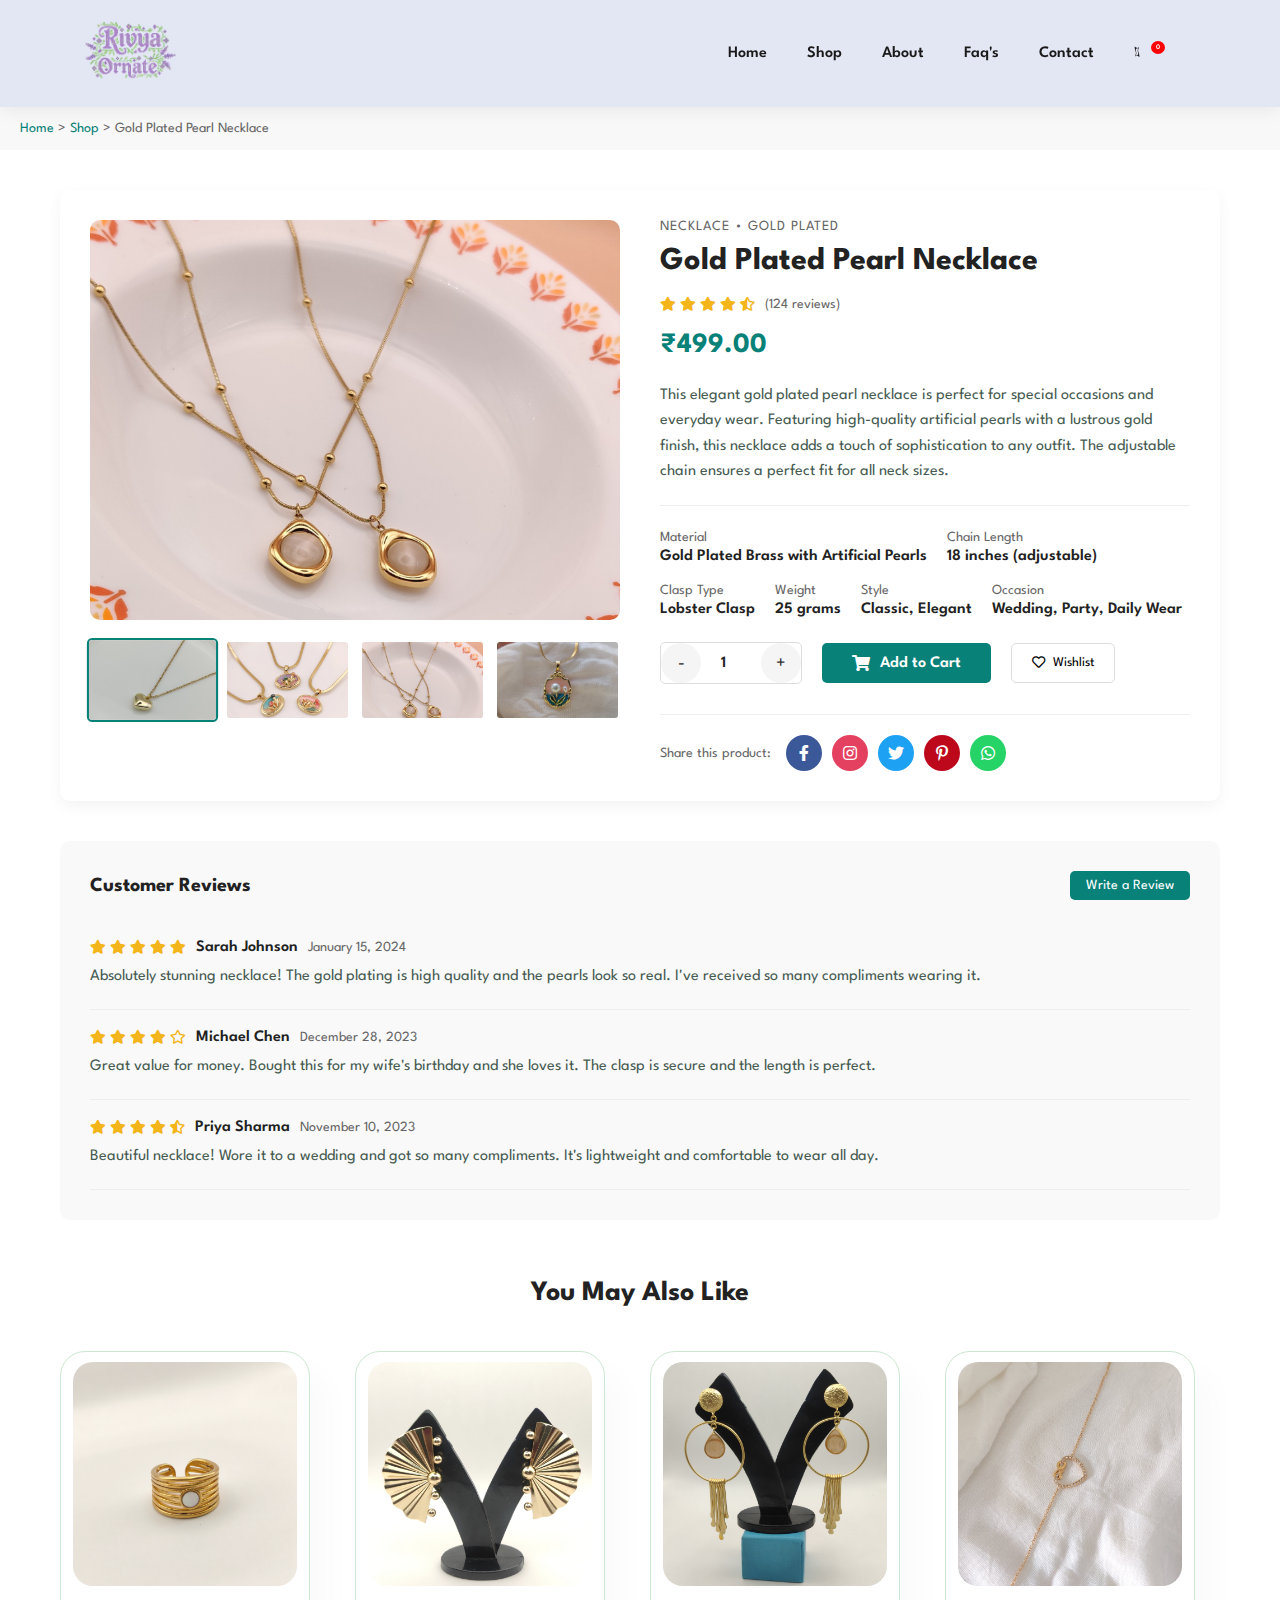
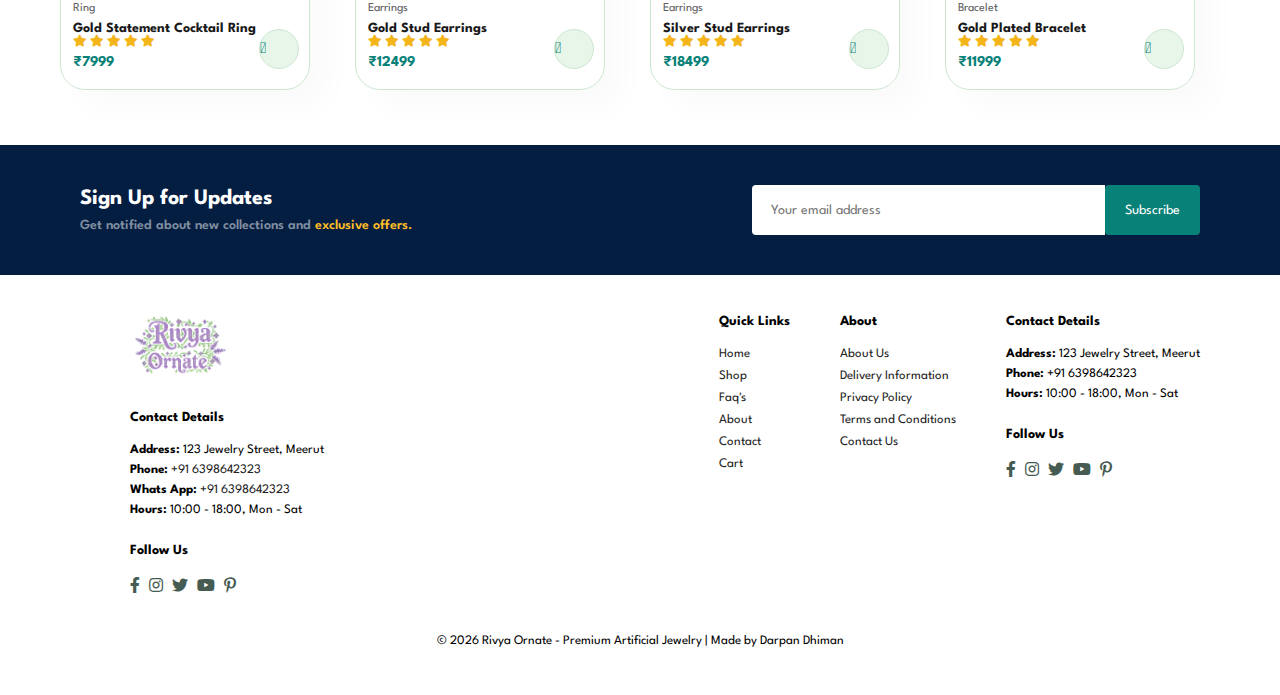
<file: product-details.html>
<!DOCTYPE html>
<html lang="en">
  <head>
    <!-- Meta Tags -->
    <meta charset="UTF-8">
    <meta http-equiv="X-UA-Compatible" content="IE=edge">
    <meta name="viewport" content="width=device-width, initial-scale=1.0">
    <meta name="description" content="Rivya Ornate - Premium Artificial Jewelry Collection">
    <meta name="keywords" content="artificial jewelry, fashion jewelry, accessories, necklaces, earrings, bracelets, rings">
    <meta name="author" content="Riya Gupta">
    
    <!-- Open Graph / Social Media Meta Tags -->
    <meta property="og:title" content="Rivya Ornate | Artificial Jewelry Store">
    <meta property="og:description" content="Discover our exquisite collection of artificial jewelry">
    <meta property="og:type" content="website">
    
    <!-- Title -->
    <title>Rivya Ornate | Home</title>
    
    <!-- Favicon -->
    <link rel="icon" type="image/x-icon" href="https://i.postimg.cc/x8ncvFjr/logo.png">
    
    <!-- Font Awesome -->
    <link rel="stylesheet" href="https://pro.fontawesome.com/releases/v5.10.0/css/all.css">
    <link rel="stylesheet" href="https://cdnjs.cloudflare.com/ajax/libs/font-awesome/5.15.4/css/all.min.css" integrity="sha512-1ycn6IcaQQ40/MKBW2W4Rhis/DbILU74C1vSrLJxCq57o941Ym01SwNsOMqvEBFlcgUa6xLiPY/NS5R+E6ztJQ==" crossorigin="anonymous" referrerpolicy="no-referrer">
    
    <!-- Google Fonts -->
    <link rel="preconnect" href="https://fonts.googleapis.com">
    <link rel="preconnect" href="https://fonts.gstatic.com" crossorigin>
    <link href="https://fonts.googleapis.com/css2?family=Alkatra&family=Berkshire+Swash&family=Comic+Neue:wght@700&family=Gentium+Book+Plus:wght@400;700&family=Lato:ital,wght@0,400;0,700;0,900;1,700&family=Lexend+Deca:wght@500&family=Lexend:wght@500&family=Montserrat:wght@500&family=Open+Sans:wght@500;800&family=Roboto:wght@100;400&family=Sue+Ellen+Francisco&family=Work+Sans:wght@400;700;900&display=swap" rel="stylesheet">
    <link href="https://fonts.googleapis.com/css2?family=Spartan:wght@100;200;300;400;500;600;700;800;900&display=swap" rel="stylesheet">
    
    <!-- Canonical URL -->
    <link rel="stylesheet" href="assets/css/style.css">

  </head>
<body>
  <!-- Header Section -->
  <header id="header">
    <a href="#"><img src="assets/images/Rivya-logo.png" alt="Logo" style="width: 100px;"></a>
    <nav>
      <ul id="navbar">
        <li><a href="index.html">Home</a></li>
        <li><a href="shop.html">Shop</a></li>
        <li><a href="about.html">About</a></li>
        <li><a href="faq.html">Faq's</a></li>
        <li><a href="contact.html">Contact</a></li>
        <li><a href="cart.html" id="lg-bag"><i class="fal fa-shopping-bag"></i>
          <span class="quantity">0</span>
        </a></li>
        <li><a href="#" id="close"><i class="far fa-times"></i></a></li>
      </ul>
    </nav>
    <div id="mobile">
      <a href="cart.html"><i class="fal fa-shopping-bag"></i>
        <span class="quantity">0</span>
      </a>
      <i id="bar" class="fas fa-outdent"></i>
    </div>
  </header>

<!-- Breadcrumb -->
<div class="breadcrumb">
    <a href="index.html">Home</a> > 
    <a href="shop.html">Shop</a> > 
    <span>Gold Plated Pearl Necklace</span>
</div>

<!-- Product Details -->
<div class="product-details-container">
    <div class="product-wrapper">
        <!-- Product Images -->
        <div class="product-images">
            <div class="main-image-container">
                <img src="assets/images/pendent.png" alt="Gold Plated Pearl Necklace" class="main-image" id="mainImage">
            </div>
            <div class="thumbnail-container">
                <img src="assets/images/pendent (1).png" alt="Gold Plated Pearl Necklace Front" class="thumbnail active" onclick="changeImage(this.src)">
                <img src="assets/images/pendent (2).png" alt="Gold Plated Pearl Necklace Side" class="thumbnail" onclick="changeImage(this.src)">
                <img src="assets/images/pendent.png" alt="Gold Plated Pearl Necklace Back" class="thumbnail" onclick="changeImage(this.src)">
                <img src="assets/images/pendent (3).png" alt="Gold Plated Pearl Necklace Worn" class="thumbnail" onclick="changeImage(this.src)">
            </div>
        </div>

        <!-- Product Info -->
        <div class="product-info">
            <div class="product-category">Necklace • Gold Plated</div>
            <h1 class="product-title">Gold Plated Pearl Necklace</h1>
            
            <div class="product-rating">
                <div class="stars">
                    <i class="fas fa-star"></i>
                    <i class="fas fa-star"></i>
                    <i class="fas fa-star"></i>
                    <i class="fas fa-star"></i>
                    <i class="fas fa-star-half-alt"></i>
                </div>
                <span class="rating-count">(124 reviews)</span>
            </div>

            <div class="product-price">₹499.00</div>

            <p class="product-description">
                This elegant gold plated pearl necklace is perfect for special occasions and everyday wear. 
                Featuring high-quality artificial pearls with a lustrous gold finish, this necklace adds a touch 
                of sophistication to any outfit. The adjustable chain ensures a perfect fit for all neck sizes.
            </p>

            <div class="product-meta">
                <div class="meta-item">
                    <span class="meta-label">Material</span>
                    <span class="meta-value">Gold Plated Brass with Artificial Pearls</span>
                </div>
                <div class="meta-item">
                    <span class="meta-label">Chain Length</span>
                    <span class="meta-value">18 inches (adjustable)</span>
                </div>
                <div class="meta-item">
                    <span class="meta-label">Clasp Type</span>
                    <span class="meta-value">Lobster Clasp</span>
                </div>
                <div class="meta-item">
                    <span class="meta-label">Weight</span>
                    <span class="meta-value">25 grams</span>
                </div>
                <div class="meta-item">
                    <span class="meta-label">Style</span>
                    <span class="meta-value">Classic, Elegant</span>
                </div>
                <div class="meta-item">
                    <span class="meta-label">Occasion</span>
                    <span class="meta-value">Wedding, Party, Daily Wear</span>
                </div>
            </div>

            <div class="quantity-cart-section">
                <div class="quantity-selector">
                    <button class="qty-btn minus" onclick="decreaseQuantity()">-</button>
                    <input type="number" class="qty-input" value="1" min="1" max="10" id="quantity">
                    <button class="qty-btn plus" onclick="increaseQuantity()">+</button>
                </div>
                
                <button class="add-to-cart-btn" onclick="addToCart()">
                    <i class="fas fa-shopping-cart"></i> Add to Cart
                </button>
                
                <button class="wishlist-btn" onclick="addToWishlist()">
                    <i class="far fa-heart"></i> Wishlist
                </button>
            </div>

            <div class="share-section">
                <span class="share-label">Share this product:</span>
                <div class="social-share">
                    <a href="#" class="social-icon facebook"><i class="fab fa-facebook-f"></i></a>
                    <a href="#" class="social-icon instagram"><i class="fab fa-instagram"></i></a>
                    <a href="#" class="social-icon twitter"><i class="fab fa-twitter"></i></a>
                    <a href="#" class="social-icon pinterest"><i class="fab fa-pinterest-p"></i></a>
                    <a href="#" class="social-icon whatsapp"><i class="fab fa-whatsapp"></i></a>
                </div>
            </div>
        </div>
    </div>

    <!-- Reviews Section -->
    <div class="reviews-section">
        <div class="reviews-header">
            <h3 class="reviews-title">Customer Reviews</h3>
            <button class="write-review-btn">Write a Review</button>
        </div>
        
        <div class="review-item">
            <div class="review-header">
                <div class="stars">
                    <i class="fas fa-star"></i>
                    <i class="fas fa-star"></i>
                    <i class="fas fa-star"></i>
                    <i class="fas fa-star"></i>
                    <i class="fas fa-star"></i>
                </div>
                <span class="reviewer-name">Sarah Johnson</span>
                <span class="review-date">January 15, 2024</span>
            </div>
            <p class="review-text">Absolutely stunning necklace! The gold plating is high quality and the pearls look so real. I've received so many compliments wearing it.</p>
        </div>
        
        <div class="review-item">
            <div class="review-header">
                <div class="stars">
                    <i class="fas fa-star"></i>
                    <i class="fas fa-star"></i>
                    <i class="fas fa-star"></i>
                    <i class="fas fa-star"></i>
                    <i class="far fa-star"></i>
                </div>
                <span class="reviewer-name">Michael Chen</span>
                <span class="review-date">December 28, 2023</span>
            </div>
            <p class="review-text">Great value for money. Bought this for my wife's birthday and she loves it. The clasp is secure and the length is perfect.</p>
        </div>
        
        <div class="review-item">
            <div class="review-header">
                <div class="stars">
                    <i class="fas fa-star"></i>
                    <i class="fas fa-star"></i>
                    <i class="fas fa-star"></i>
                    <i class="fas fa-star"></i>
                    <i class="fas fa-star-half-alt"></i>
                </div>
                <span class="reviewer-name">Priya Sharma</span>
                <span class="review-date">November 10, 2023</span>
            </div>
            <p class="review-text">Beautiful necklace! Wore it to a wedding and got so many compliments. It's lightweight and comfortable to wear all day.</p>
        </div>
    </div>

    <!-- Related Products -->
    <div class="related-products">
        <h2 class="related-title">You May Also Like</h2>
        <div class="products-grid">

            <div class="pro" data-category="ring" data-metal="gold" data-price="7999">
        <a href="product-details.html">
          <img src="assets/images/ring.png" alt="Statement Ring">
        </a>
        <div class="des">
          <span>Ring</span>
          <a href="product-details.html" style="text-decoration: none; color: inherit;">
            <h5>Gold Statement Cocktail Ring</h5>
          </a>
          <div class="star">
            <i class="fas fa-star"></i>
            <i class="fas fa-star"></i>
            <i class="fas fa-star"></i>
            <i class="fas fa-star"></i>
            <i class="fas fa-star"></i>
          </div>
          <h4>₹7999</h4>
        </div>
        <a href="javascript:void(0);" class="add-to-cart" onclick="addToCart(this)"><i class="fal fa-shopping-cart cart"></i></a>
      </div>
      
      <div class="pro" data-category="earring" data-metal="gold" data-price="12499">
        <a href="product-details.html">
          <img src="assets/images/earring.png" alt="Gold Stud Earrings">
        </a>
        <div class="des">
          <span>Earrings</span>
          <a href="product-details.html" style="text-decoration: none; color: inherit;">
            <h5>Gold Stud Earrings</h5>
          </a>
          <div class="star">
            <i class="fas fa-star"></i>
            <i class="fas fa-star"></i>
            <i class="fas fa-star"></i>
            <i class="fas fa-star"></i>
            <i class="fas fa-star"></i>
          </div>
          <h4>₹12499</h4>
        </div>
        <a href="javascript:void(0);" class="add-to-cart" onclick="addToCart(this)"><i class="fal fa-shopping-cart cart"></i></a>
      </div>

      <div class="pro" data-category="earring" data-metal="silver" data-price="18499">
        <a href="product-details.html">
          <img src="assets/images/earring2.png" alt="Gold Stud Earrings">
        </a>
        <div class="des">
          <span>Earrings</span>
          <a href="product-details.html" style="text-decoration: none; color: inherit;">
            <h5>Silver Stud Earrings</h5>
          </a>
          <div class="star">
            <i class="fas fa-star"></i>
            <i class="fas fa-star"></i>
            <i class="fas fa-star"></i>
            <i class="fas fa-star"></i>
            <i class="fas fa-star"></i>
          </div>
          <h4>₹18499</h4>
        </div>
        <a href="javascript:void(0);" class="add-to-cart" onclick="addToCart(this)"><i class="fal fa-shopping-cart cart"></i></a>
      </div>

      <div class="pro" data-category="bracelet" data-metal="gold" data-price="11999">
        <a href="product-details.html">
          <img src="assets/images/bracelet2.png" alt="Silver Bangle">
        </a>
        <div class="des">
          <span>Bracelet</span>
          <a href="product-details.html" style="text-decoration: none; color: inherit;">
            <h5>Gold Plated Bracelet</h5>
          </a>
          <div class="star">
            <i class="fas fa-star"></i>
            <i class="fas fa-star"></i>
            <i class="fas fa-star"></i>
            <i class="fas fa-star"></i>
            <i class="fas fa-star"></i>
          </div>
          <h4>₹11999</h4>
        </div>
        <a href="javascript:void(0);" class="add-to-cart" onclick="addToCart(this)"><i class="fal fa-shopping-cart cart"></i></a>
      </div>
        </div>
    </div>
</div>

<script>
// Cart initialization
let cart = JSON.parse(localStorage.getItem('glamourgems_cart')) || [];

// Image gallery functionality
function changeImage(src) {
    document.getElementById('mainImage').src = src;
    
    // Remove active class from all thumbnails
    document.querySelectorAll('.thumbnail').forEach(thumb => {
        thumb.classList.remove('active');
    });
    
    // Add active class to clicked thumbnail
    event.target.classList.add('active');
}

// Quantity control
function increaseQuantity() {
    const qtyInput = document.getElementById('quantity');
    let value = parseInt(qtyInput.value);
    if (value < 10) {
        qtyInput.value = value + 1;
    }
}

function decreaseQuantity() {
    const qtyInput = document.getElementById('quantity');
    let value = parseInt(qtyInput.value);
    if (value > 1) {
        qtyInput.value = value - 1;
    }
}

// Add to cart function with product details
function addToCart() {
    // Get the product element
    const productElement = document.querySelector('.product-info');
    
    // Extract product details
    const productName = document.querySelector('.product-title').textContent;
    const productPrice = parseInt(document.querySelector('.product-price').textContent.replace('₹', '').replace(',', ''));
    const productImage = document.getElementById('mainImage').src;
    const productCategory = 'necklace';
    const productMetal = 'gold';
    const quantity = parseInt(document.getElementById('quantity').value);
    
    // Check if product already exists in cart
    const existingItemIndex = cart.findIndex(item => item.name === productName);
    
    if (existingItemIndex > -1) {
        cart[existingItemIndex].quantity += quantity;
    } else {
        cart.push({
            name: productName,
            quantity: quantity
        });
    }
    
    // Save product details to localStorage
    let productDetails = JSON.parse(localStorage.getItem('glamourgems_product_details')) || {};
    productDetails[productName] = {
        image: productImage,
        price: productPrice,
        category: productCategory,
        metal: productMetal
    };
    localStorage.setItem('glamourgems_product_details', JSON.stringify(productDetails));
    
    // Save updated cart
    localStorage.setItem('glamourgems_cart', JSON.stringify(cart));
    
    showNotification(`${productName} added to cart!`);
    
    // Add animation to the clicked button
    const button = document.querySelector('.add-to-cart-btn');
    if (button) {
        button.classList.add('added');
        setTimeout(() => {
            button.classList.remove('added');
        }, 1000);
    }
}

// Add to wishlist
function addToWishlist() {
    showNotification('Added to wishlist!');
}

// Show notification
function showNotification(message) {
    const notification = document.createElement('div');
    notification.className = 'notification';
    notification.textContent = message;
    
    document.body.appendChild(notification);
    
    setTimeout(() => {
        notification.style.animation = 'slideOut 0.3s ease';
        setTimeout(() => {
            document.body.removeChild(notification);
        }, 300);
    }, 2000);
}

// Initialize
document.addEventListener('DOMContentLoaded', function() {
    // Setup thumbnail click events
    document.querySelectorAll('.thumbnail').forEach(thumb => {
        thumb.addEventListener('click', function() {
            changeImage(this.src);
        });
    });
});
</script>

  <!-- Newsletter -->
  <section id="newsletter" class="section-p1">
    <div class="newstext">
      <h4>Sign Up for Updates</h4>
      <p>Get notified about new collections and <span>exclusive offers.</span></p>
    </div>
    <div class="form">
      <input type="email" placeholder="Your email address">
      <button class="btn normal">Subscribe</button>
    </div>
  </section>

  <!-- Footer -->
  <footer class="section-p1">
    <div class="col">
      <a href="#"><img class="logo" src="assets/images/Rivya-logo.png" alt="Logo"></a>
      <h4>Contact Details</h4>
      <p><strong>Address: </strong>123 Jewelry Street, Meerut</p>
      <p><strong>Phone: </strong><a href="tel:6398642323">+91 6398642323</a></p>
      <p><strong>Whats App: </strong><a href="https://wa.me/916398642323">+91 6398642323</a></p>
      <p><strong>Hours: </strong>10:00 - 18:00, Mon - Sat</p>
      <div class="follow">
        <h4>Follow Us</h4>
        <div class="icon">
          <i class="fab fa-facebook-f"></i>
          <i class="fab fa-instagram"></i>
          <i class="fab fa-twitter"></i>
          <i class="fab fa-youtube"></i>
          <i class="fab fa-pinterest-p"></i>
        </div>
      </div>
    </div>
    
    <div class="sec">   

      <div class="col">
        <h4>Quick Links</h4>
        <a href="index.html">Home</a>
        <a href="shop.html">Shop</a>
        <a href="faq.html">Faq's</a>
        <a href="about.html">About</a>
        <a href="contact.html">Contact</a>
        <a href="cart.html">Cart</a>
      </div>

      <div class="col">
        <h4>About</h4>
        <a href="about.html">About Us</a>
        <a href="#">Delivery Information</a>
        <a href="#">Privacy Policy</a>
        <a href="#">Terms and Conditions</a>
        <a href="contact.html">Contact Us</a>
      </div>
      
      <div class="col install">
        <h4>Contact Details</h4>
      <p><strong>Address: </strong>123 Jewelry Street, Meerut</p>
      <p><strong>Phone: </strong>+91 6398642323</p>
      <p><strong>Hours: </strong>10:00 - 18:00, Mon - Sat</p>
      <div class="follow">
        <h4>Follow Us</h4>
        <div class="icon">
          <i class="fab fa-facebook-f"></i>
          <i class="fab fa-instagram"></i>
          <i class="fab fa-twitter"></i>
          <i class="fab fa-youtube"></i>
          <i class="fab fa-pinterest-p"></i>
        </div>
      </div>
      </div>
    </div>
    
    <div class="copyright">
      <p>© 2026 Rivya Ornate - Premium Artificial Jewelry | Made by Darpan Dhiman</p>
    </div>
  </footer>


  <script src="assets/js/script.js"></script>
</body>
</html>
</file>
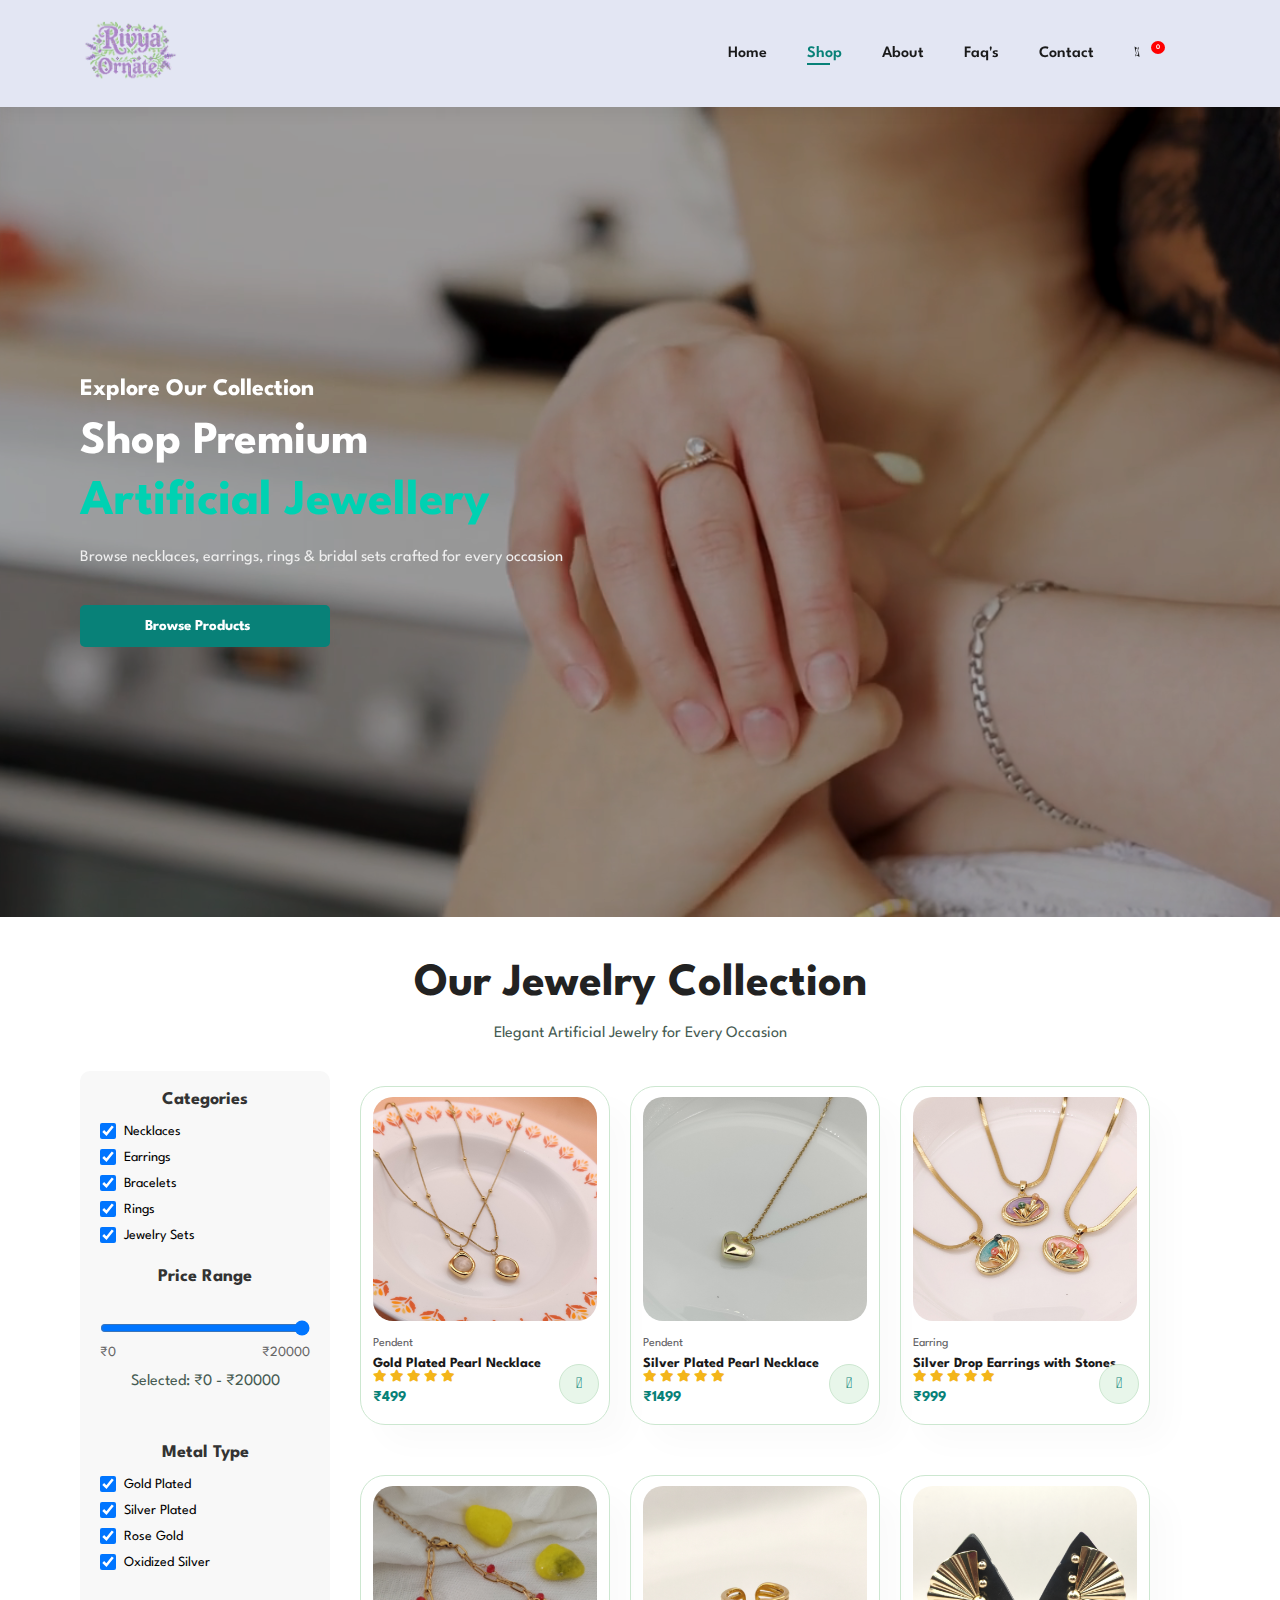
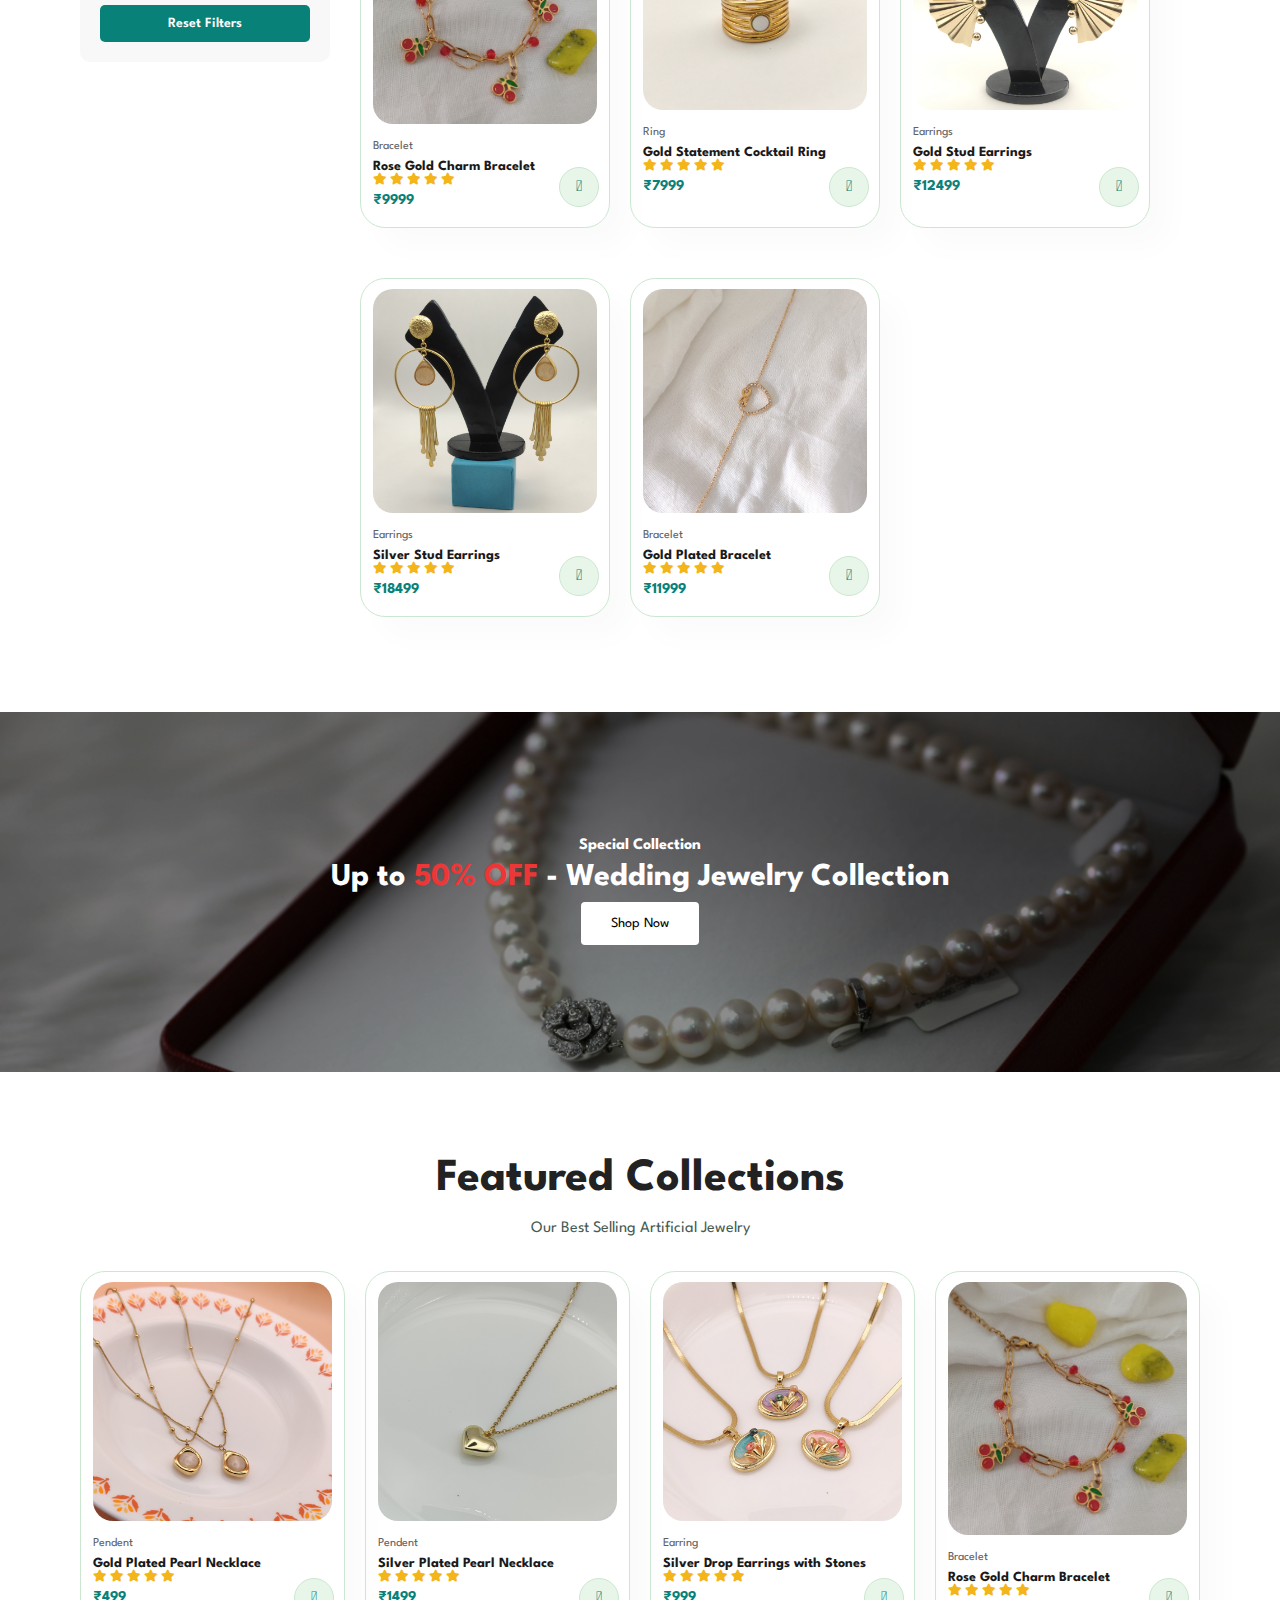
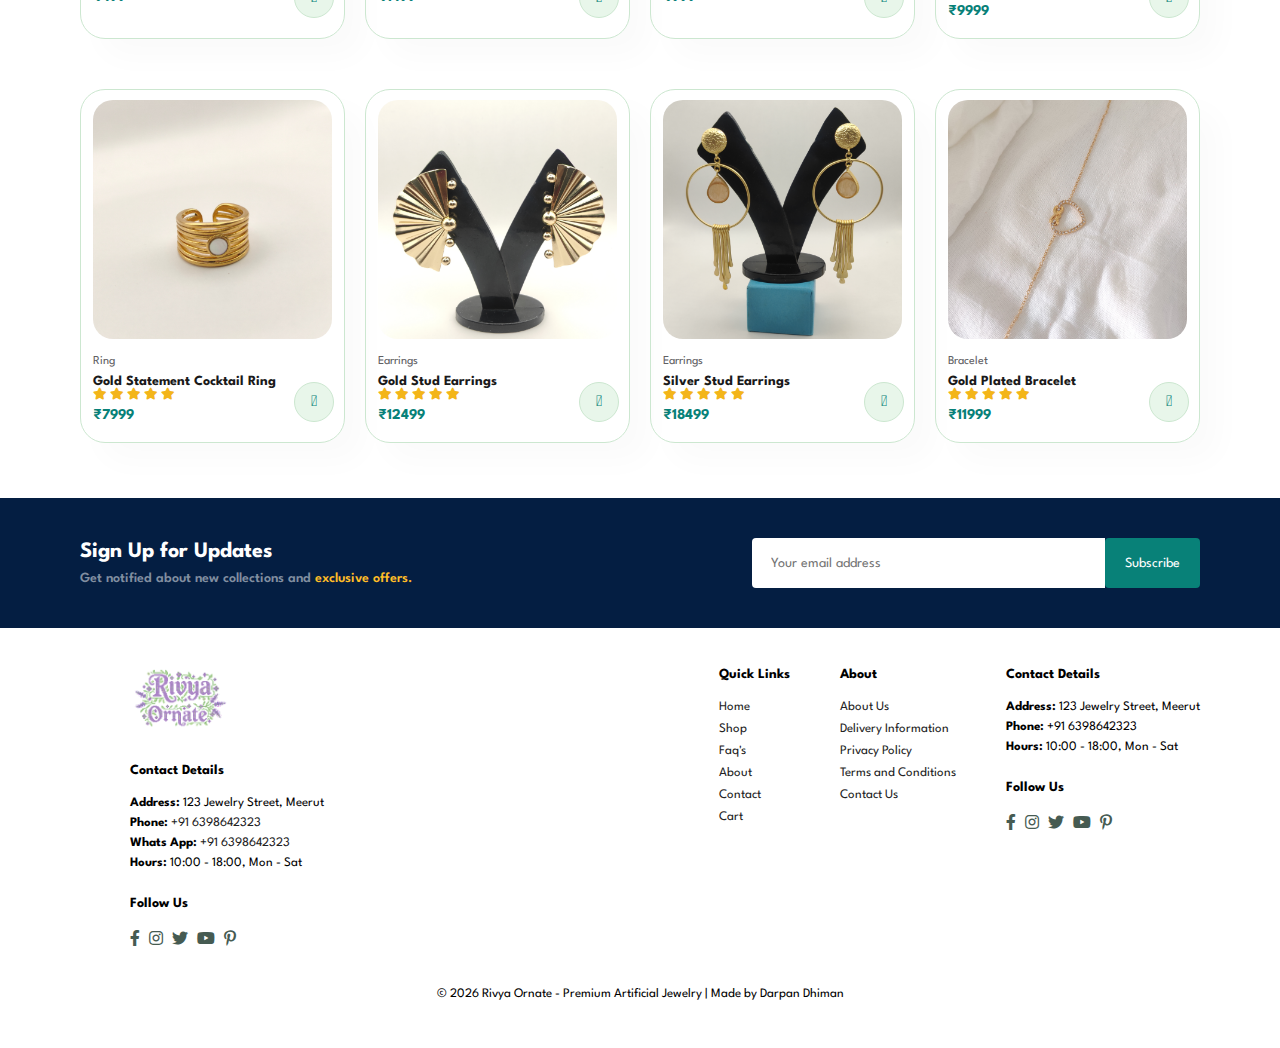
<file: shop.html>
<!DOCTYPE html>
<html lang="en">
  <head>
    <!-- Meta Tags -->
    <meta charset="UTF-8">
    <meta http-equiv="X-UA-Compatible" content="IE=edge">
    <meta name="viewport" content="width=device-width, initial-scale=1.0">
    <meta name="description" content="Rivya Ornate - Premium Artificial Jewelry Collection">
    <meta name="keywords" content="artificial jewelry, fashion jewelry, accessories, necklaces, earrings, bracelets, rings">
    <meta name="author" content="Riya Gupta">
    
    <!-- Open Graph / Social Media Meta Tags -->
    <meta property="og:title" content="Rivya Ornate | Artificial Jewelry Store">
    <meta property="og:description" content="Discover our exquisite collection of artificial jewelry">
    <meta property="og:type" content="website">
    
    <!-- Title -->
    <title>Rivya Ornate | Shop</title>
    
    <!-- Favicon -->
    <link rel="icon" type="image/x-icon" href="https://i.postimg.cc/x8ncvFjr/logo.png">
    
    <!-- Font Awesome -->
    <link rel="stylesheet" href="https://pro.fontawesome.com/releases/v5.10.0/css/all.css">
    <link rel="stylesheet" href="https://cdnjs.cloudflare.com/ajax/libs/font-awesome/5.15.4/css/all.min.css" integrity="sha512-1ycn6IcaQQ40/MKBW2W4Rhis/DbILU74C1vSrLJxCq57o941Ym01SwNsOMqvEBFlcgUa6xLiPY/NS5R+E6ztJQ==" crossorigin="anonymous" referrerpolicy="no-referrer">
    
    <!-- Google Fonts -->
    <link rel="preconnect" href="https://fonts.googleapis.com">
    <link rel="preconnect" href="https://fonts.gstatic.com" crossorigin>
    <link href="https://fonts.googleapis.com/css2?family=Alkatra&family=Berkshire+Swash&family=Comic+Neue:wght@700&family=Gentium+Book+Plus:wght@400;700&family=Lato:ital,wght@0,400;0,700;0,900;1,700&family=Lexend+Deca:wght@500&family=Lexend:wght@500&family=Montserrat:wght@500&family=Open+Sans:wght@500;800&family=Roboto:wght@100;400&family=Sue+Ellen+Francisco&family=Work+Sans:wght@400;700;900&display=swap" rel="stylesheet">
    <link href="https://fonts.googleapis.com/css2?family=Spartan:wght@100;200;300;400;500;600;700;800;900&display=swap" rel="stylesheet">
    
    <!-- Canonical URL -->
    <link rel="stylesheet" href="assets/css/style.css">

  </head>
<body>
  <!-- Header Section -->
  <header id="header">
    <a href="index.html"><img src="assets/images/Rivya-logo.png" alt="Logo" style="width: 100px;"></a>
    <nav>
      <ul id="navbar">
        <li><a href="index.html">Home</a></li>
        <li><a href="shop.html" class="active">Shop</a></li>
        <li><a href="about.html">About</a></li>
        <li><a href="faq.html">Faq's</a></li>
        <li><a href="contact.html">Contact</a></li>
        <li><a href="cart.html" id="lg-bag"><i class="fal fa-shopping-bag"></i>
          <span class="quantity">0</span>
        </a></li>
        <li><a href="#" id="close"><i class="far fa-times"></i></a></li>
      </ul>
    </nav>
    <div id="mobile">
      <a href="cart.html"><i class="fal fa-shopping-bag"></i>
        <span class="quantity">0</span>
      </a>
      <i id="bar" class="fas fa-outdent"></i>
    </div>
  </header>

<!-- Hero Section -->
<section id="hero">

  <!-- Background Video -->
  <video autoplay muted loop playsinline class="hero-video">
    <source src="assets/video/hero.mp4" type="video/mp4">
  </video>

  <!-- Hero Content -->
  <div class="hero-content">
    <h4>Explore Our Collection</h4>
    <h2>Shop Premium</h2>
    <h1>Artificial Jewellery</h1>
    <p>Browse necklaces, earrings, rings & bridal sets crafted for every occasion</p>
    <button onclick="window.location.href='shop.html'">Browse Products</button>
  </div>

</section>


  <!-- Shop Section with Filters -->
  <section id="shop-section" class="section-p1">
    <h2>Our Jewelry Collection</h2>
    <p>Elegant Artificial Jewelry for Every Occasion</p>
    
    <div class="shop-container">
      <!-- Filter Sidebar -->
      <aside id="filter-sidebar">
        <div class="filter-category">
          <h3>Categories</h3>
          <div class="filter-options">
            <label class="filter-label">
              <input type="checkbox" class="category-filter" value="necklace" checked>
              <span>Necklaces</span>
            </label>
            <label class="filter-label">
              <input type="checkbox" class="category-filter" value="earring" checked>
              <span>Earrings</span>
            </label>
            <label class="filter-label">
              <input type="checkbox" class="category-filter" value="bracelet" checked>
              <span>Bracelets</span>
            </label>
            <label class="filter-label">
              <input type="checkbox" class="category-filter" value="ring" checked>
              <span>Rings</span>
            </label>
            <label class="filter-label">
              <input type="checkbox" class="category-filter" value="set" checked>
              <span>Jewelry Sets</span>
            </label>
          </div>
        </div>
        
        <div class="filter-price">
          <h3>Price Range</h3>
          <div class="price-slider">
            <input type="range" min="0" max="20000" value="20000" class="price-range" id="priceRange">
            <div class="price-values">
              <span>₹0</span>
              <span>₹20000</span>
            </div>
            <p>Selected: <span id="selectedPrice">₹0 - ₹20000</span></p>
          </div>
        </div>
        
        <div class="filter-metal">
          <h3>Metal Type</h3>
          <div class="filter-options">
            <label class="filter-label">
              <input type="checkbox" class="metal-filter" value="gold" checked>
              <span>Gold Plated</span>
            </label>
            <label class="filter-label">
              <input type="checkbox" class="metal-filter" value="silver" checked>
              <span>Silver Plated</span>
            </label>
            <label class="filter-label">
              <input type="checkbox" class="metal-filter" value="rose" checked>
              <span>Rose Gold</span>
            </label>
            <label class="filter-label">
              <input type="checkbox" class="metal-filter" value="oxidized" checked>
              <span>Oxidized Silver</span>
            </label>
          </div>
        </div>
        
        <button id="resetFilters" class="btn normal">Reset Filters</button>
      </aside>
      
      <!-- Products Grid -->
      <div class="pro-container" id="productsGrid">
        <!-- Products will be populated by JavaScript -->
      </div>
    </div>
  </section>

  <!-- Special Offer Banner -->
  <section id="banner" class="section-m1">
    <img src="assets/images/cta.jfif" alt="Special Offer Banner" class="banner-img">
    <h4>Special Collection</h4>
    <h2>Up to <span>50% OFF</span> - Wedding Jewelry Collection</h2>
    <button class="btn normal" onclick="window.location.href='shop.html'">Shop Now</button>
  </section>


  <!-- Featured Products -->
  <section id="product1" class="section-p1">
    <h2>Featured Collections</h2>
    <p>Our Best Selling Artificial Jewelry</p>
    <div class="pro-container">

      <div class="pro" data-category="necklace" data-metal="gold" data-price="499">
        <a href="product-details.html">
          <img src="assets/images/pendent.png" alt="Gold Plated Pearl Necklace">
        </a>
        <div class="des">
          <span>Pendent</span>
          <a href="product-details.html" style="text-decoration: none; color: inherit;">
            <h5>Gold Plated Pearl Necklace</h5>
          </a>
          <div class="star">
            <i class="fas fa-star"></i>
            <i class="fas fa-star"></i>
            <i class="fas fa-star"></i>
            <i class="fas fa-star"></i>
            <i class="fas fa-star"></i>
          </div>
          <h4>₹499</h4>
        </div>
        <a href="javascript:void(0);" class="add-to-cart" onclick="addToCart(this)"><i class="fal fa-shopping-cart cart"></i></a>
      </div>

      <div class="pro" data-category="necklace" data-metal="silver" data-price="1499">
        <a href="product-details.html">
          <img src="assets/images/pendent (1).png" alt="Gold Plated Pearl Necklace">
        </a>
        <div class="des">
          <span>Pendent</span>
          <a href="product-details.html" style="text-decoration: none; color: inherit;">
            <h5>Silver Plated Pearl Necklace</h5>
          </a>
          <div class="star">
            <i class="fas fa-star"></i>
            <i class="fas fa-star"></i>
            <i class="fas fa-star"></i>
            <i class="fas fa-star"></i>
            <i class="fas fa-star"></i>
          </div>
          <h4>₹1499</h4>
        </div>
        <a href="javascript:void(0);" class="add-to-cart" onclick="addToCart(this)"><i class="fal fa-shopping-cart cart"></i></a>
      </div>

      <div class="pro" data-category="earring" data-metal="silver" data-price="999">
        <a href="product-details.html">
          <img src="assets/images/pendent (2).png" alt="Silver Drop Earrings">
        </a>
        <div class="des">
          <span>Earring</span>
          <a href="product-details.html" style="text-decoration: none; color: inherit;">
            <h5>Silver Drop Earrings with Stones</h5>
          </a>
          <div class="star">
            <i class="fas fa-star"></i>
            <i class="fas fa-star"></i>
            <i class="fas fa-star"></i>
            <i class="fas fa-star"></i>
            <i class="fas fa-star"></i>
          </div>
          <h4>₹999</h4>
        </div>
        <a href="javascript:void(0);" class="add-to-cart" onclick="addToCart(this)"><i class="fal fa-shopping-cart cart"></i></a>
      </div>

      <div class="pro" data-category="bracelet" data-metal="rose" data-price="9999">
        <a href="product-details.html">
          <img src="assets/images/bracelet.jpg" alt="Rose Gold Bracelet">
        </a>
        <div class="des">
          <span>Bracelet</span>
          <a href="product-details.html" style="text-decoration: none; color: inherit;">
            <h5>Rose Gold Charm Bracelet</h5>
          </a>
          <div class="star">
            <i class="fas fa-star"></i>
            <i class="fas fa-star"></i>
            <i class="fas fa-star"></i>
            <i class="fas fa-star"></i>
            <i class="fas fa-star"></i>
          </div>
          <h4>₹9999</h4>
        </div>
        <a href="javascript:void(0);" class="add-to-cart" onclick="addToCart(this)"><i class="fal fa-shopping-cart cart"></i></a>
      </div>

      <div class="pro" data-category="ring" data-metal="gold" data-price="7999">
        <a href="product-details.html">
          <img src="assets/images/ring.png" alt="Statement Ring">
        </a>
        <div class="des">
          <span>Ring</span>
          <a href="product-details.html" style="text-decoration: none; color: inherit;">
            <h5>Gold Statement Cocktail Ring</h5>
          </a>
          <div class="star">
            <i class="fas fa-star"></i>
            <i class="fas fa-star"></i>
            <i class="fas fa-star"></i>
            <i class="fas fa-star"></i>
            <i class="fas fa-star"></i>
          </div>
          <h4>₹7999</h4>
        </div>
        <a href="javascript:void(0);" class="add-to-cart" onclick="addToCart(this)"><i class="fal fa-shopping-cart cart"></i></a>
      </div>
      
      <div class="pro" data-category="earring" data-metal="gold" data-price="12499">
        <a href="product-details.html">
          <img src="assets/images/earring.png" alt="Gold Stud Earrings">
        </a>
        <div class="des">
          <span>Earrings</span>
          <a href="product-details.html" style="text-decoration: none; color: inherit;">
            <h5>Gold Stud Earrings</h5>
          </a>
          <div class="star">
            <i class="fas fa-star"></i>
            <i class="fas fa-star"></i>
            <i class="fas fa-star"></i>
            <i class="fas fa-star"></i>
            <i class="fas fa-star"></i>
          </div>
          <h4>₹12499</h4>
        </div>
        <a href="javascript:void(0);" class="add-to-cart" onclick="addToCart(this)"><i class="fal fa-shopping-cart cart"></i></a>
      </div>

      <div class="pro" data-category="earring" data-metal="silver" data-price="18499">
        <a href="product-details.html">
          <img src="assets/images/earring2.png" alt="Gold Stud Earrings">
        </a>
        <div class="des">
          <span>Earrings</span>
          <a href="product-details.html" style="text-decoration: none; color: inherit;">
            <h5>Silver Stud Earrings</h5>
          </a>
          <div class="star">
            <i class="fas fa-star"></i>
            <i class="fas fa-star"></i>
            <i class="fas fa-star"></i>
            <i class="fas fa-star"></i>
            <i class="fas fa-star"></i>
          </div>
          <h4>₹18499</h4>
        </div>
        <a href="javascript:void(0);" class="add-to-cart" onclick="addToCart(this)"><i class="fal fa-shopping-cart cart"></i></a>
      </div>

      <div class="pro" data-category="bracelet" data-metal="gold" data-price="11999">
        <a href="product-details.html">
          <img src="assets/images/bracelet2.png" alt="Silver Bangle">
        </a>
        <div class="des">
          <span>Bracelet</span>
          <a href="product-details.html" style="text-decoration: none; color: inherit;">
            <h5>Gold Plated Bracelet</h5>
          </a>
          <div class="star">
            <i class="fas fa-star"></i>
            <i class="fas fa-star"></i>
            <i class="fas fa-star"></i>
            <i class="fas fa-star"></i>
            <i class="fas fa-star"></i>
          </div>
          <h4>₹11999</h4>
        </div>
        <a href="javascript:void(0);" class="add-to-cart" onclick="addToCart(this)"><i class="fal fa-shopping-cart cart"></i></a>
      </div>
    </div>
  </section>

  <!-- New Arrivals -->
  <!-- <section id="product1" class="section-p1">
    <h2>New Arrivals</h2>
    <p>Latest Trends in Artificial Jewelry</p>
    <div class="pro-container">
      
      <div class="pro" data-category="necklace" data-metal="rose" data-price="52">
        <img src="https://i.postimg.cc/hG1hqqK6/n1.jpg" alt="Rose Gold Layered Necklace">
        <div class="des">
          <span>Rivya Ornate</span>
          <h5>Rose Gold Layered Necklace</h5>
          <div class="star">
            <i class="fas fa-star"></i>
            <i class="fas fa-star"></i>
            <i class="fas fa-star"></i>
            <i class="fas fa-star"></i>
            <i class="fas fa-star"></i>
          </div>
          <h4>₹52</h4>
        </div>
        <a href="javascript:void(0);" class="add-to-cart" onclick="addToCart(this)"><i class="fal fa-shopping-cart cart"></i></a>
      </div>

      <div class="pro" data-category="earring" data-metal="gold" data-price="29">
        <img src="https://i.postimg.cc/BZkSkvxt/n2.jpg" alt="Gold Hoop Earrings">
        <div class="des">
          <span>Rivya Ornate</span>
          <h5>Gold Hoop Earrings</h5>
          <div class="star">
            <i class="fas fa-star"></i>
            <i class="fas fa-star"></i>
            <i class="fas fa-star"></i>
            <i class="fas fa-star"></i>
            <i class="fas fa-star"></i>
          </div>
          <h4>₹29</h4>
        </div>
        <a href="javascript:void(0);" class="add-to-cart" onclick="addToCart(this)"><i class="fal fa-shopping-cart cart"></i></a>
      </div>

      <div class="pro" data-category="ring" data-metal="silver" data-price="24">
        <img src="https://i.postimg.cc/KYjcC3sk/n3.jpg" alt="Stackable Rings">
        <div class="des">
          <span>Rivya Ornate</span>
          <h5>Silver Stackable Rings Set</h5>
          <div class="star">
            <i class="fas fa-star"></i>
            <i class="fas fa-star"></i>
            <i class="fas fa-star"></i>
            <i class="fas fa-star"></i>
            <i class="fas fa-star"></i>
          </div>
          <h4>₹24</h4>
        </div>
        <a href="javascript:void(0);" class="add-to-cart" onclick="addToCart(this)"><i class="fal fa-shopping-cart cart"></i></a>
      </div>
   
      <div class="pro" data-category="bracelet" data-metal="oxidized" data-price="35">
        <img src="https://i.postimg.cc/vHvQBtJx/n4.jpg" alt="Oxidized Cuff Bracelet">
        <div class="des">
          <span>Rivya Ornate</span>
          <h5>Oxidized Cuff Bracelet</h5>
          <div class="star">
            <i class="fas fa-star"></i>
            <i class="fas fa-star"></i>
            <i class="fas fa-star"></i>
            <i class="fas fa-star"></i>
            <i class="fas fa-star"></i>
          </div>
          <h4>₹35</h4>
        </div>
        <a href="javascript:void(0);" class="add-to-cart" onclick="addToCart(this)"><i class="fal fa-shopping-cart cart"></i></a>
      </div>

      <div class="pro" data-category="set" data-metal="gold" data-price="89">
        <img src="https://i.postimg.cc/908J8S4q/n5.jpg" alt="Bridal Jewelry Set">
        <div class="des">
          <span>Rivya Ornate</span>
          <h5>Gold Bridal Jewelry Set</h5>
          <div class="star">
            <i class="fas fa-star"></i>
            <i class="fas fa-star"></i>
            <i class="fas fa-star"></i>
            <i class="fas fa-star"></i>
            <i class="fas fa-star"></i>
          </div>
          <h4>₹89</h4>
        </div>
        <a href="javascript:void(0);" class="add-to-cart" onclick="addToCart(this)"><i class="fal fa-shopping-cart cart"></i></a>
      </div>

      <div class="pro" data-category="necklace" data-metal="silver" data-price="42">
        <img src="https://i.postimg.cc/X7r8NsGQ/n7.jpg" alt="Silver Pendant Necklace">
        <div class="des">
          <span>Rivya Ornate</span>
          <h5>Silver Pendant Necklace</h5>
          <div class="star">
            <i class="fas fa-star"></i>
            <i class="fas fa-star"></i>
            <i class="fas fa-star"></i>
            <i class="fas fa-star"></i>
            <i class="fas fa-star"></i>
          </div>
          <h4>₹42</h4>
        </div>
        <a href="javascript:void(0);" class="add-to-cart" onclick="addToCart(this)"><i class="fal fa-shopping-cart cart"></i></a>
      </div>

      <div class="pro" data-category="earring" data-metal="rose" data-price="31">
        <img src="https://i.postimg.cc/JhrH0hYM/n8.jpg" alt="Rose Gold Dangle Earrings">
        <div class="des">
          <span>Rivya Ornate</span>
          <h5>Rose Gold Dangle Earrings</h5>
          <div class="star">
            <i class="fas fa-star"></i>
            <i class="fas fa-star"></i>
            <i class="fas fa-star"></i>
            <i class="fas fa-star"></i>
            <i class="fas fa-star"></i>
          </div>
          <h4>₹31</h4>
        </div>
        <a href="javascript:void(0);" class="add-to-cart" onclick="addToCart(this)"><i class="fal fa-shopping-cart cart"></i></a>
      </div>

      <div class="pro" data-category="ring" data-metal="gold" data-price="27">
        <img src="https://i.postimg.cc/2Sq4mytJ/f8.jpg" alt="Gold Band Ring">
        <div class="des">
          <span>Rivya Ornate</span>
          <h5>Gold Band Ring with Stone</h5>
          <div class="star">
            <i class="fas fa-star"></i>
            <i class="fas fa-star"></i>
            <i class="fas fa-star"></i>
            <i class="fas fa-star"></i>
            <i class="fas fa-star"></i>
          </div>
          <h4>₹27</h4>
        </div>
        <a href="javascript:void(0);" class="add-to-cart" onclick="addToCart(this)"><i class="fal fa-shopping-cart cart"></i></a>
      </div>
    </div>
  </section> -->

  <!-- Newsletter -->
  <section id="newsletter" class="section-p1">
    <div class="newstext">
      <h4>Sign Up for Updates</h4>
      <p>Get notified about new collections and <span>exclusive offers.</span></p>
    </div>
    <div class="form">
      <input type="email" placeholder="Your email address">
      <button class="btn normal">Subscribe</button>
    </div>
  </section>

  <!-- Footer -->
  <footer class="section-p1">
    <div class="col">
      <a href="#"><img class="logo" src="assets/images/Rivya-logo.png" alt="Logo"></a>
      <h4>Contact Details</h4>
      <p><strong>Address: </strong>123 Jewelry Street, Meerut</p>
      <p><strong>Phone: </strong><a href="tel:6398642323">+91 6398642323</a></p>
      <p><strong>Whats App: </strong><a href="https://wa.me/916398642323">+91 6398642323</a></p>
      <p><strong>Hours: </strong>10:00 - 18:00, Mon - Sat</p>
      <div class="follow">
        <h4>Follow Us</h4>
        <div class="icon">
          <i class="fab fa-facebook-f"></i>
          <i class="fab fa-instagram"></i>
          <i class="fab fa-twitter"></i>
          <i class="fab fa-youtube"></i>
          <i class="fab fa-pinterest-p"></i>
        </div>
      </div>
    </div>
    
    <div class="sec">   

      <div class="col">
        <h4>Quick Links</h4>
        <a href="index.html">Home</a>
        <a href="shop.html">Shop</a>
        <a href="faq.html">Faq's</a>
        <a href="about.html">About</a>
        <a href="contact.html">Contact</a>
        <a href="cart.html">Cart</a>
      </div>

      <div class="col">
        <h4>About</h4>
        <a href="about.html">About Us</a>
        <a href="#">Delivery Information</a>
        <a href="#">Privacy Policy</a>
        <a href="#">Terms and Conditions</a>
        <a href="contact.html">Contact Us</a>
      </div>
      
      <div class="col install">
        <h4>Contact Details</h4>
      <p><strong>Address: </strong>123 Jewelry Street, Meerut</p>
      <p><strong>Phone: </strong>+91 6398642323</p>
      <p><strong>Hours: </strong>10:00 - 18:00, Mon - Sat</p>
      <div class="follow">
        <h4>Follow Us</h4>
        <div class="icon">
          <i class="fab fa-facebook-f"></i>
          <i class="fab fa-instagram"></i>
          <i class="fab fa-twitter"></i>
          <i class="fab fa-youtube"></i>
          <i class="fab fa-pinterest-p"></i>
        </div>
      </div>
      </div>
    </div>
    
    <div class="copyright">
      <p>© 2026 Rivya Ornate - Premium Artificial Jewelry | Made by Darpan Dhiman</p>
    </div>
  </footer>


  <script src="assets/js/script.js"></script>
</body>
</html>
</file>
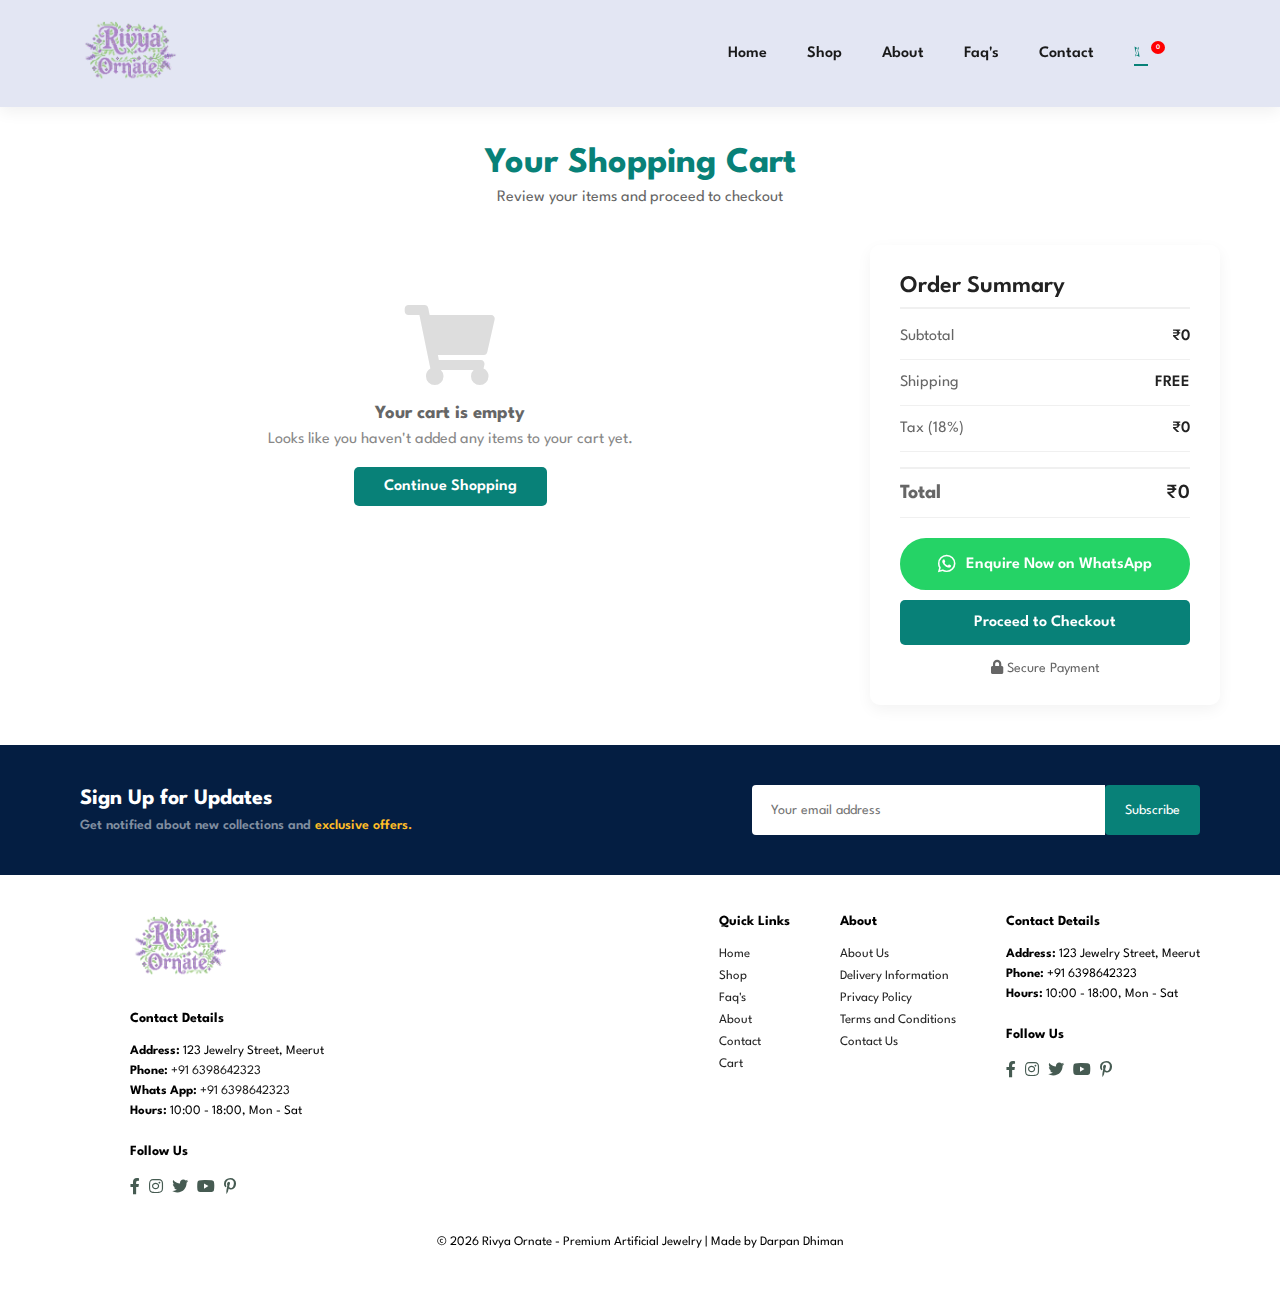
<file: Rivya-ornate/cart.html>
<!DOCTYPE html>
<html lang="en">
  <head>
    <!-- Meta Tags -->
    <meta charset="UTF-8">
    <meta http-equiv="X-UA-Compatible" content="IE=edge">
    <meta name="viewport" content="width=device-width, initial-scale=1.0">
    <meta name="description" content="Rivya Ornate - Premium Artificial Jewelry Collection">
    <meta name="keywords" content="artificial jewelry, fashion jewelry, accessories, necklaces, earrings, bracelets, rings">
    <meta name="author" content="Riya Gupta">
    
    <!-- Open Graph / Social Media Meta Tags -->
    <meta property="og:title" content="Rivya Ornate | Artificial Jewelry Store">
    <meta property="og:description" content="Discover our exquisite collection of artificial jewelry">
    <meta property="og:type" content="website">
    
    <!-- Title -->
    <title>Rivya Ornate | Home</title>
    
    <!-- Favicon -->
    <link rel="icon" type="image/x-icon" href="https://i.postimg.cc/x8ncvFjr/logo.png">
    
    <!-- Font Awesome -->
    <link rel="stylesheet" href="https://pro.fontawesome.com/releases/v5.10.0/css/all.css">
    <link rel="stylesheet" href="https://cdnjs.cloudflare.com/ajax/libs/font-awesome/5.15.4/css/all.min.css" integrity="sha512-1ycn6IcaQQ40/MKBW2W4Rhis/DbILU74C1vSrLJxCq57o941Ym01SwNsOMqvEBFlcgUa6xLiPY/NS5R+E6ztJQ==" crossorigin="anonymous" referrerpolicy="no-referrer">
    
    <!-- Google Fonts -->
    <link rel="preconnect" href="https://fonts.googleapis.com">
    <link rel="preconnect" href="https://fonts.gstatic.com" crossorigin>
    <link href="https://fonts.googleapis.com/css2?family=Alkatra&family=Berkshire+Swash&family=Comic+Neue:wght@700&family=Gentium+Book+Plus:wght@400;700&family=Lato:ital,wght@0,400;0,700;0,900;1,700&family=Lexend+Deca:wght@500&family=Lexend:wght@500&family=Montserrat:wght@500&family=Open+Sans:wght@500;800&family=Roboto:wght@100;400&family=Sue+Ellen+Francisco&family=Work+Sans:wght@400;700;900&display=swap" rel="stylesheet">
    <link href="https://fonts.googleapis.com/css2?family=Spartan:wght@100;200;300;400;500;600;700;800;900&display=swap" rel="stylesheet">
    
    <!-- Canonical URL -->
    <link rel="stylesheet" href="assets/css/style.css">

  </head>
<body>
  <!-- Header Section -->
  <header id="header">
    <a href="#"><img src="assets/images/Rivya-logo.png" alt="Logo" style="width: 100px;"></a>
    <nav>
      <ul id="navbar">
        <li><a href="index.html">Home</a></li>
        <li><a href="shop.html">Shop</a></li>
        <li><a href="about.html">About</a></li>
        <li><a href="faq.html">Faq's</a></li>
        <li><a href="contact.html">Contact</a></li>
        <li><a href="cart.html" id="lg-bag" class="active"><i class="fal fa-shopping-bag"></i>
          <span class="quantity">0</span>
        </a></li>
        <li><a href="#" id="close"><i class="far fa-times"></i></a></li>
      </ul>
    </nav>
    <div id="mobile">
      <a href="cart.html"><i class="fal fa-shopping-bag"></i>
        <span class="quantity">0</span>
      </a>
      <i id="bar" class="fas fa-outdent"></i>
    </div>
  </header>


<!-- Cart Content -->
<div class="cart-container">
    <div class="cart-header">
        <h1>Your Shopping Cart</h1>
        <p>Review your items and proceed to checkout</p>
    </div>

    <div class="cart-content">
        <div class="cart-items" id="cartItems">
            <!-- Cart items will be loaded here -->
            <div class="loading">
                <div class="spinner"></div>
            </div>
        </div>

        <div class="cart-summary">
            <h2 class="summary-title">Order Summary</h2>
            
            <div class="summary-item">
                <span class="summary-item-label">Subtotal</span>
                <span class="summary-item-value" id="subtotal">₹0</span>
            </div>
            
            <div class="summary-item">
                <span class="summary-item-label">Shipping</span>
                <span class="summary-item-value">FREE</span>
            </div>
            
            <div class="summary-item">
                <span class="summary-item-label">Tax (18%)</span>
                <span class="summary-item-value" id="tax">₹0</span>
            </div>
            
            <div class="summary-item total">
                <span class="summary-item-label">Total</span>
                <span class="summary-item-value" id="total">₹0</span>
            </div>

            <button class="whatsapp-btn" id="whatsappBtn">
                <i class="fab fa-whatsapp"></i> Enquire Now on WhatsApp
            </button>

            <button class="checkout-btn" id="checkoutBtn">
                Proceed to Checkout
            </button>

            <p style="text-align: center; margin-top: 15px; color: #666; font-size: 14px;">
                <i class="fas fa-lock"></i> Secure Payment
            </p>
        </div>
    </div>
</div>

<script>
// Cart data structure
let cart = JSON.parse(localStorage.getItem('glamourgems_cart')) || [];
let productDetails = {};

// DOM Elements
const cartItemsContainer = document.getElementById('cartItems');
const subtotalElement = document.getElementById('subtotal');
const taxElement = document.getElementById('tax');
const totalElement = document.getElementById('total');
const whatsappBtn = document.getElementById('whatsappBtn');
const checkoutBtn = document.getElementById('checkoutBtn');

// Initialize
document.addEventListener('DOMContentLoaded', function() {
    fetchProductDetails();
    updateCartDisplay();
});

// Fetch product details from localStorage
function fetchProductDetails() {
    const storedDetails = localStorage.getItem('glamourgems_product_details');
    if (storedDetails) {
        productDetails = JSON.parse(storedDetails);
    }
}

// Get product details with fallback
function getProductDetails(productName) {
    if (productDetails[productName]) {
        return productDetails[productName];
    }
    
    // Fallback details if product not found
    return {
        image: 'https://i.postimg.cc/kg9YYbTn/f1.jpg',
        price: 0,
        category: 'jewelry',
        metal: 'gold'
    };
}

// Update cart display
function updateCartDisplay() {
    if (cart.length === 0) {
        cartItemsContainer.innerHTML = `
            <div class="empty-cart">
                <i class="fas fa-shopping-cart"></i>
                <h3>Your cart is empty</h3>
                <p>Looks like you haven't added any items to your cart yet.</p>
                <a href="index.html" class="continue-shopping">Continue Shopping</a>
            </div>
        `;
        updateSummary(0);
        return;
    }

    let cartHTML = '';
    let subtotal = 0;

    cart.forEach((item, index) => {
        const product = getProductDetails(item.name);
        
        // Calculate price from data-price attribute or use stored price
        let price = product.price;
        
        // If price is 0, try to extract from the name or use default
        if (price === 0) {
            // Try to extract price from item name or use default
            const priceMatch = item.name.match(/₹(\d+)/);
            price = priceMatch ? parseInt(priceMatch[1]) : 500;
        }
        
        const itemTotal = price * item.quantity;
        subtotal += itemTotal;
        
        cartHTML += `
            <div class="cart-item" data-index="${index}">
                <img src="${product.image}" alt="${item.name}" class="cart-item-image">
                <div class="cart-item-details">
                    <h3 class="cart-item-title">${item.name}</h3>
                    <p class="cart-item-category">${product.category.charAt(0).toUpperCase() + product.category.slice(1)} • ${product.metal.charAt(0).toUpperCase() + product.metal.slice(1)}</p>
                    <p class="cart-item-price">₹${price}</p>
                    <div class="cart-item-actions">
                        <div class="quantity-control">
                            <button class="qty-btn decrease" onclick="updateQuantity(${index}, -1)">-</button>
                            <span class="quantity-display">${item.quantity}</span>
                            <button class="qty-btn increase" onclick="updateQuantity(${index}, 1)">+</button>
                        </div>
                        <button class="remove-btn" onclick="removeItem(${index})">
                            <i class="fas fa-trash"></i> Remove
                        </button>
                    </div>
                </div>
            </div>
        `;
    });

    cartItemsContainer.innerHTML = cartHTML;
    updateSummary(subtotal);
}

// Update summary
function updateSummary(subtotal) {
    const tax = subtotal * 0.18;
    const total = subtotal + tax;
    
    subtotalElement.textContent = `₹${subtotal}`;
    taxElement.textContent = `₹${Math.round(tax)}`;
    totalElement.textContent = `₹${Math.round(total)}`;
}

// Update quantity
function updateQuantity(index, change) {
    if (cart[index]) {
        cart[index].quantity += change;
        if (cart[index].quantity <= 0) {
            cart.splice(index, 1);
        }
        localStorage.setItem('glamourgems_cart', JSON.stringify(cart));
        updateCartDisplay();
        showNotification(change > 0 ? 'Quantity increased' : 'Quantity decreased');
    }
}

// Remove item
function removeItem(index) {
    if (cart[index]) {
        const itemName = cart[index].name;
        cart.splice(index, 1);
        localStorage.setItem('glamourgems_cart', JSON.stringify(cart));
        updateCartDisplay();
        showNotification(`${itemName} removed from cart`);
    }
}

// Show notification
function showNotification(message) {
    const notification = document.createElement('div');
    notification.className = 'notification';
    notification.textContent = message;
    
    document.body.appendChild(notification);
    
    setTimeout(() => {
        notification.style.animation = 'slideOut 0.3s ease';
        setTimeout(() => {
            document.body.removeChild(notification);
        }, 300);
    }, 2000);
}

// WhatsApp Enquiry
whatsappBtn.addEventListener('click', function() {
    if (cart.length === 0) {
        showNotification('Your cart is empty!');
        return;
    }

    let message = "🛍️ *GLAMOURGEMS ORDER ENQUIRY*\n\n";
    message += "Hello! I would like to place an order for the following items:\n\n";
    
    cart.forEach((item, index) => {
        const product = getProductDetails(item.name);
        let price = product.price;
        if (price === 0) {
            const priceMatch = item.name.match(/₹(\d+)/);
            price = priceMatch ? parseInt(priceMatch[1]) : 500;
        }
        
        message += `*${index + 1}. ${item.name}*\n`;
        message += `   📦 Quantity: ${item.quantity}\n`;
        message += `   💰 Price: ₹${price} each\n`;
        message += `   💵 Item Total: ₹${(price * item.quantity)}\n`;
        message += `   🔗 Image: ${product.image}\n\n`;
    });

    const subtotal = cart.reduce((sum, item) => {
        const product = getProductDetails(item.name);
        let price = product.price;
        if (price === 0) {
            const priceMatch = item.name.match(/₹(\d+)/);
            price = priceMatch ? parseInt(priceMatch[1]) : 500;
        }
        return sum + (price * item.quantity);
    }, 0);
    
    const tax = subtotal * 0.18;
    const total = subtotal + tax;

    message += `*ORDER SUMMARY*\n`;
    message += `──────────────\n`;
    message += `Subtotal: ₹${subtotal}\n`;
    message += `Tax (18%): ₹${Math.round(tax)}\n`;
    message += `*Total Amount: ₹${Math.round(total)}*\n\n`;
    
    message += `*📸 Product Images:*\n`;
    cart.forEach((item, index) => {
        const product = getProductDetails(item.name);
        message += `${index + 1}. ${product.image}\n`;
    });
    
    message += `\nPlease check the image links above to see each product.\n`;
    message += `✅ Please confirm availability and total amount.\n`;
    message += `✅ I'm ready to proceed with payment.\n\n`;
    message += `Thank you! 😊`;

    // Encode message for WhatsApp URL
    const encodedMessage = encodeURIComponent(message);
    const whatsappNumber = '6398642323';
    const whatsappURL = `https://wa.me/${whatsappNumber}?text=${encodedMessage}`;
    
    window.open(whatsappURL, '_blank');
});

// Checkout button
checkoutBtn.addEventListener('click', function() {
    if (cart.length === 0) {
        showNotification('Your cart is empty!');
        return;
    }
    
    // Redirect to WhatsApp enquiry
    whatsappBtn.click();
});
</script>


  <!-- Newsletter -->
  <section id="newsletter" class="section-p1">
    <div class="newstext">
      <h4>Sign Up for Updates</h4>
      <p>Get notified about new collections and <span>exclusive offers.</span></p>
    </div>
    <div class="form">
      <input type="email" placeholder="Your email address">
      <button class="btn normal">Subscribe</button>
    </div>
  </section>

  <!-- Footer -->
  <footer class="section-p1">
    <div class="col">
      <a href="#"><img class="logo" src="assets/images/Rivya-logo.png" alt="Logo"></a>
      <h4>Contact Details</h4>
      <p><strong>Address: </strong>123 Jewelry Street, Meerut</p>
      <p><strong>Phone: </strong><a href="tel:6398642323">+91 6398642323</a></p>
      <p><strong>Whats App: </strong><a href="https://wa.me/916398642323">+91 6398642323</a></p>
      <p><strong>Hours: </strong>10:00 - 18:00, Mon - Sat</p>
      <div class="follow">
        <h4>Follow Us</h4>
        <div class="icon">
          <i class="fab fa-facebook-f"></i>
          <i class="fab fa-instagram"></i>
          <i class="fab fa-twitter"></i>
          <i class="fab fa-youtube"></i>
          <i class="fab fa-pinterest-p"></i>
        </div>
      </div>
    </div>
    
    <div class="sec">   

      <div class="col">
        <h4>Quick Links</h4>
        <a href="index.html">Home</a>
        <a href="shop.html">Shop</a>
        <a href="faq.html">Faq's</a>
        <a href="about.html">About</a>
        <a href="contact.html">Contact</a>
        <a href="cart.html">Cart</a>
      </div>

      <div class="col">
        <h4>About</h4>
        <a href="about.html">About Us</a>
        <a href="#">Delivery Information</a>
        <a href="#">Privacy Policy</a>
        <a href="#">Terms and Conditions</a>
        <a href="contact.html">Contact Us</a>
      </div>
      
      <div class="col install">
        <h4>Contact Details</h4>
      <p><strong>Address: </strong>123 Jewelry Street, Meerut</p>
      <p><strong>Phone: </strong>+91 6398642323</p>
      <p><strong>Hours: </strong>10:00 - 18:00, Mon - Sat</p>
      <div class="follow">
        <h4>Follow Us</h4>
        <div class="icon">
          <i class="fab fa-facebook-f"></i>
          <i class="fab fa-instagram"></i>
          <i class="fab fa-twitter"></i>
          <i class="fab fa-youtube"></i>
          <i class="fab fa-pinterest-p"></i>
        </div>
      </div>
      </div>
    </div>
    
    <div class="copyright">
      <p>© 2026 Rivya Ornate - Premium Artificial Jewelry | Made by Darpan Dhiman</p>
    </div>
  </footer>


  <script src="assets/js/script.js"></script>
</body>
</html>
</file>
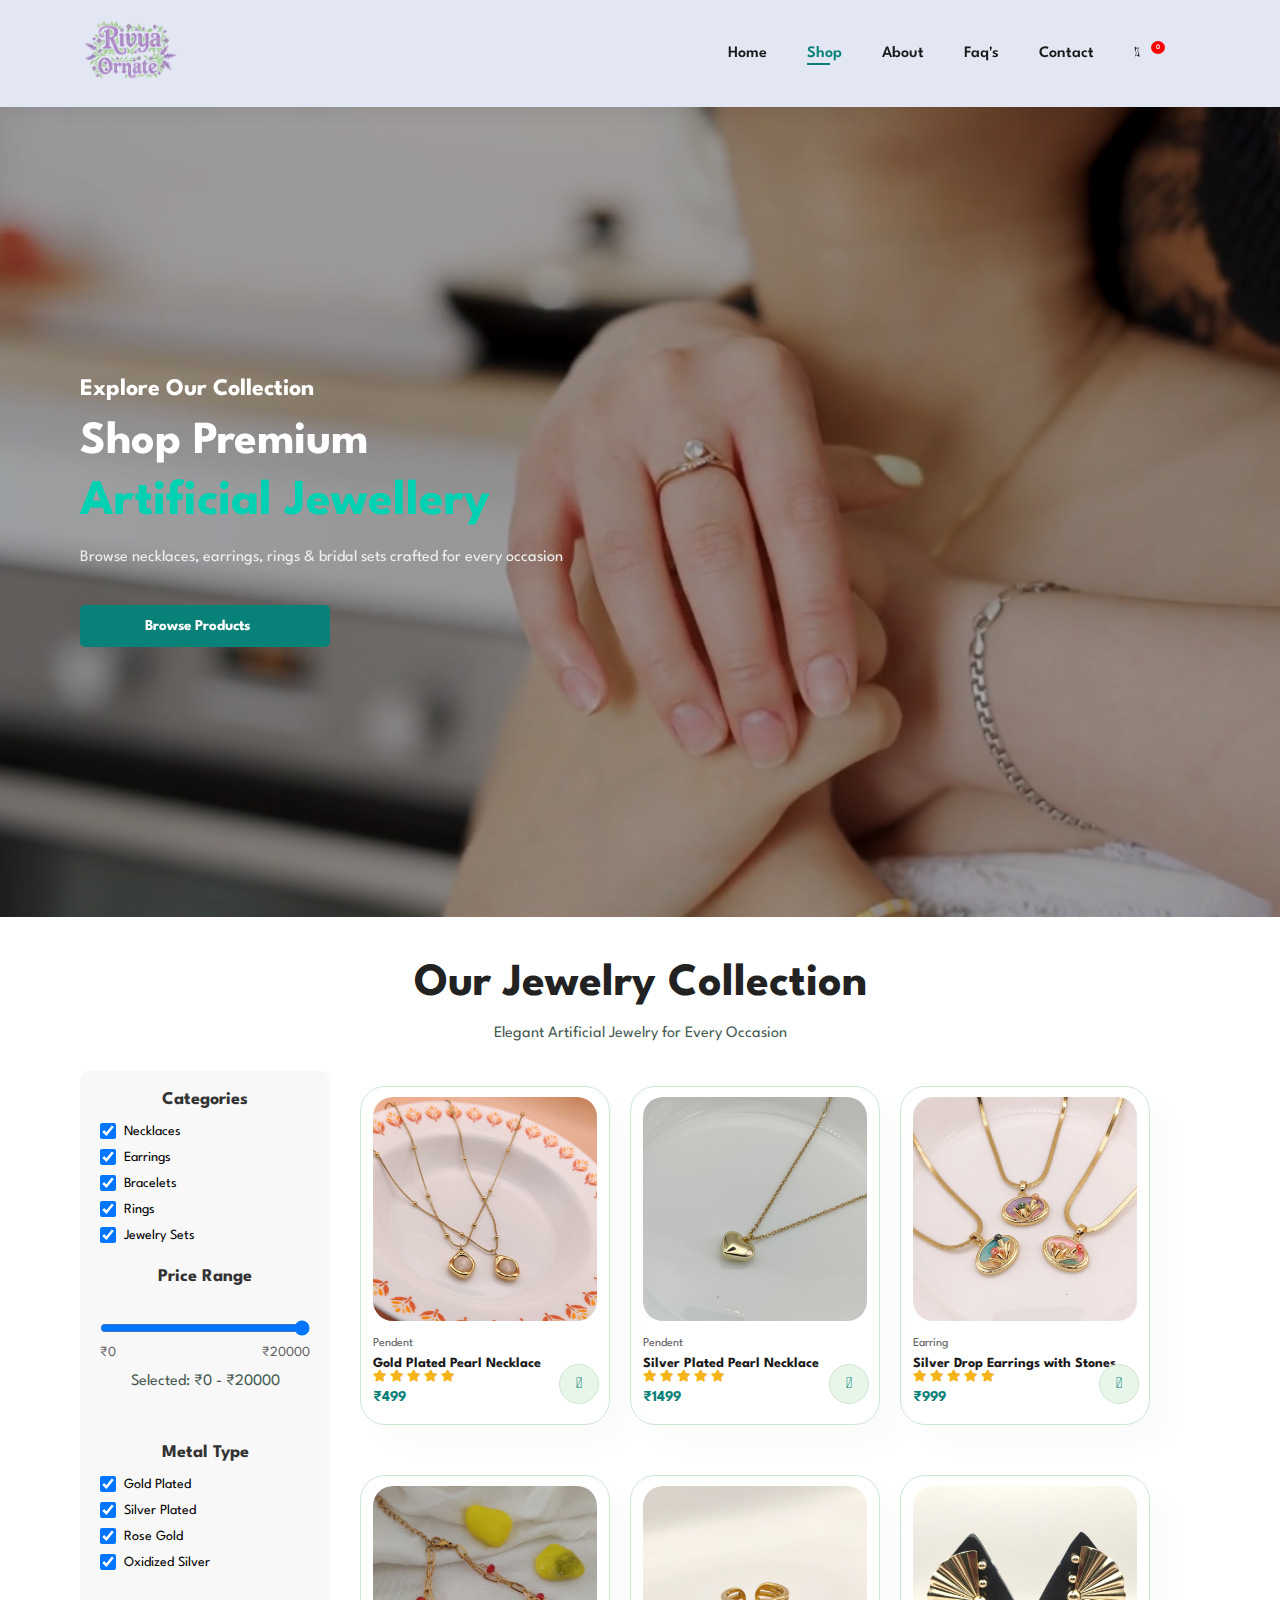
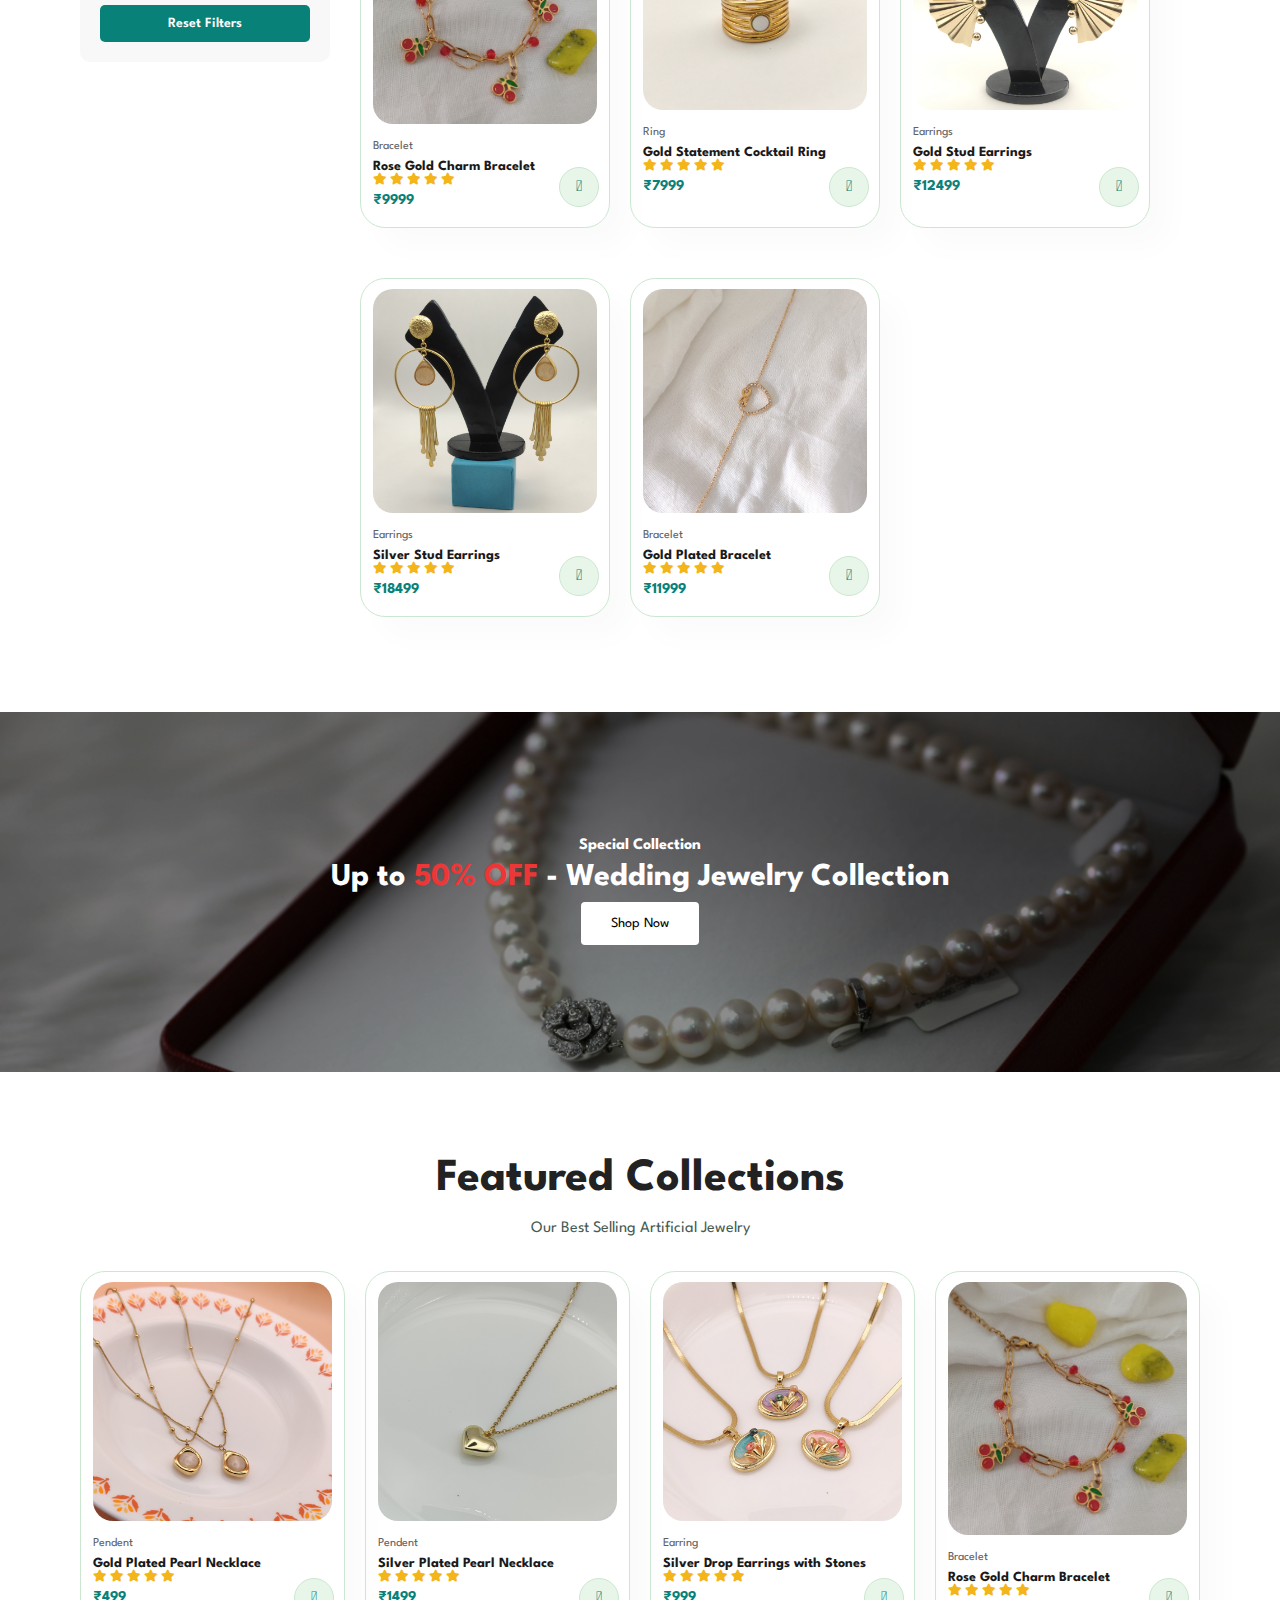
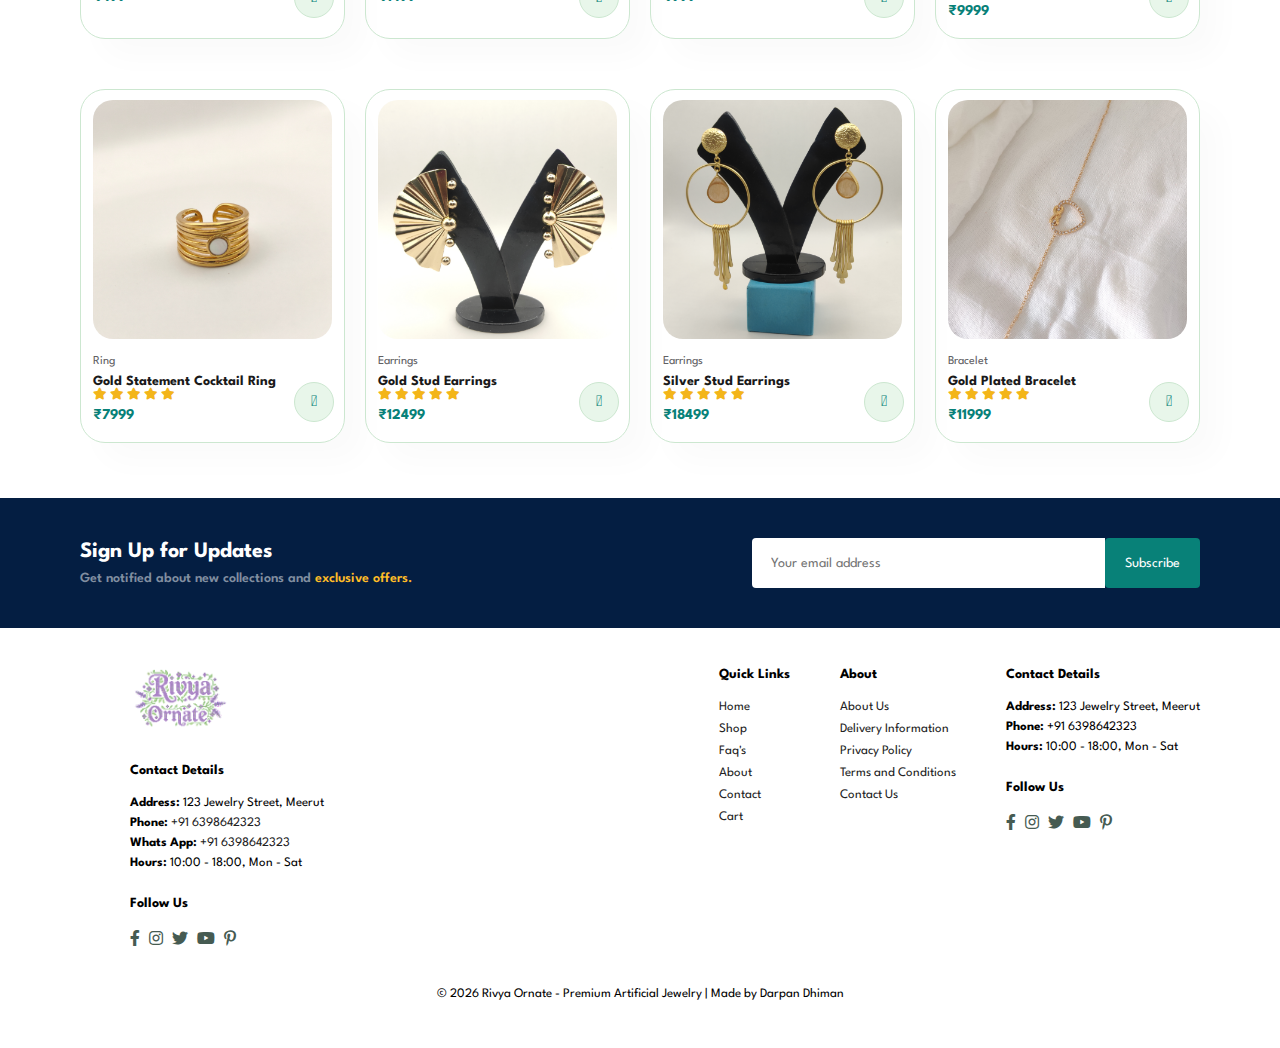
<file: Rivya-ornate/shop.html>
<!DOCTYPE html>
<html lang="en">
  <head>
    <!-- Meta Tags -->
    <meta charset="UTF-8">
    <meta http-equiv="X-UA-Compatible" content="IE=edge">
    <meta name="viewport" content="width=device-width, initial-scale=1.0">
    <meta name="description" content="Rivya Ornate - Premium Artificial Jewelry Collection">
    <meta name="keywords" content="artificial jewelry, fashion jewelry, accessories, necklaces, earrings, bracelets, rings">
    <meta name="author" content="Riya Gupta">
    
    <!-- Open Graph / Social Media Meta Tags -->
    <meta property="og:title" content="Rivya Ornate | Artificial Jewelry Store">
    <meta property="og:description" content="Discover our exquisite collection of artificial jewelry">
    <meta property="og:type" content="website">
    
    <!-- Title -->
    <title>Rivya Ornate | Shop</title>
    
    <!-- Favicon -->
    <link rel="icon" type="image/x-icon" href="https://i.postimg.cc/x8ncvFjr/logo.png">
    
    <!-- Font Awesome -->
    <link rel="stylesheet" href="https://pro.fontawesome.com/releases/v5.10.0/css/all.css">
    <link rel="stylesheet" href="https://cdnjs.cloudflare.com/ajax/libs/font-awesome/5.15.4/css/all.min.css" integrity="sha512-1ycn6IcaQQ40/MKBW2W4Rhis/DbILU74C1vSrLJxCq57o941Ym01SwNsOMqvEBFlcgUa6xLiPY/NS5R+E6ztJQ==" crossorigin="anonymous" referrerpolicy="no-referrer">
    
    <!-- Google Fonts -->
    <link rel="preconnect" href="https://fonts.googleapis.com">
    <link rel="preconnect" href="https://fonts.gstatic.com" crossorigin>
    <link href="https://fonts.googleapis.com/css2?family=Alkatra&family=Berkshire+Swash&family=Comic+Neue:wght@700&family=Gentium+Book+Plus:wght@400;700&family=Lato:ital,wght@0,400;0,700;0,900;1,700&family=Lexend+Deca:wght@500&family=Lexend:wght@500&family=Montserrat:wght@500&family=Open+Sans:wght@500;800&family=Roboto:wght@100;400&family=Sue+Ellen+Francisco&family=Work+Sans:wght@400;700;900&display=swap" rel="stylesheet">
    <link href="https://fonts.googleapis.com/css2?family=Spartan:wght@100;200;300;400;500;600;700;800;900&display=swap" rel="stylesheet">
    
    <!-- Canonical URL -->
    <link rel="stylesheet" href="assets/css/style.css">

  </head>
<body>
  <!-- Header Section -->
  <header id="header">
    <a href="#"><img src="assets/images/Rivya-logo.png" alt="Logo" style="width: 100px;"></a>
    <nav>
      <ul id="navbar">
        <li><a href="index.html">Home</a></li>
        <li><a href="shop.html" class="active">Shop</a></li>
        <li><a href="about.html">About</a></li>
        <li><a href="faq.html">Faq's</a></li>
        <li><a href="contact.html">Contact</a></li>
        <li><a href="cart.html" id="lg-bag"><i class="fal fa-shopping-bag"></i>
          <span class="quantity">0</span>
        </a></li>
        <li><a href="#" id="close"><i class="far fa-times"></i></a></li>
      </ul>
    </nav>
    <div id="mobile">
      <a href="cart.html"><i class="fal fa-shopping-bag"></i>
        <span class="quantity">0</span>
      </a>
      <i id="bar" class="fas fa-outdent"></i>
    </div>
  </header>

<!-- Hero Section -->
<section id="hero">

  <!-- Background Video -->
  <video autoplay muted loop playsinline class="hero-video">
    <source src="assets/video/hero.mp4" type="video/mp4">
  </video>

  <!-- Hero Content -->
  <div class="hero-content">
    <h4>Explore Our Collection</h4>
    <h2>Shop Premium</h2>
    <h1>Artificial Jewellery</h1>
    <p>Browse necklaces, earrings, rings & bridal sets crafted for every occasion</p>
    <button onclick="window.location.href='shop.html'">Browse Products</button>
  </div>

</section>


  <!-- Shop Section with Filters -->
  <section id="shop-section" class="section-p1">
    <h2>Our Jewelry Collection</h2>
    <p>Elegant Artificial Jewelry for Every Occasion</p>
    
    <div class="shop-container">
      <!-- Filter Sidebar -->
      <aside id="filter-sidebar">
        <div class="filter-category">
          <h3>Categories</h3>
          <div class="filter-options">
            <label class="filter-label">
              <input type="checkbox" class="category-filter" value="necklace" checked>
              <span>Necklaces</span>
            </label>
            <label class="filter-label">
              <input type="checkbox" class="category-filter" value="earring" checked>
              <span>Earrings</span>
            </label>
            <label class="filter-label">
              <input type="checkbox" class="category-filter" value="bracelet" checked>
              <span>Bracelets</span>
            </label>
            <label class="filter-label">
              <input type="checkbox" class="category-filter" value="ring" checked>
              <span>Rings</span>
            </label>
            <label class="filter-label">
              <input type="checkbox" class="category-filter" value="set" checked>
              <span>Jewelry Sets</span>
            </label>
          </div>
        </div>
        
        <div class="filter-price">
          <h3>Price Range</h3>
          <div class="price-slider">
            <input type="range" min="0" max="20000" value="20000" class="price-range" id="priceRange">
            <div class="price-values">
              <span>₹0</span>
              <span>₹20000</span>
            </div>
            <p>Selected: <span id="selectedPrice">₹0 - ₹20000</span></p>
          </div>
        </div>
        
        <div class="filter-metal">
          <h3>Metal Type</h3>
          <div class="filter-options">
            <label class="filter-label">
              <input type="checkbox" class="metal-filter" value="gold" checked>
              <span>Gold Plated</span>
            </label>
            <label class="filter-label">
              <input type="checkbox" class="metal-filter" value="silver" checked>
              <span>Silver Plated</span>
            </label>
            <label class="filter-label">
              <input type="checkbox" class="metal-filter" value="rose" checked>
              <span>Rose Gold</span>
            </label>
            <label class="filter-label">
              <input type="checkbox" class="metal-filter" value="oxidized" checked>
              <span>Oxidized Silver</span>
            </label>
          </div>
        </div>
        
        <button id="resetFilters" class="btn normal">Reset Filters</button>
      </aside>
      
      <!-- Products Grid -->
      <div class="pro-container" id="productsGrid">
        <!-- Products will be populated by JavaScript -->
      </div>
    </div>
  </section>

  <!-- Special Offer Banner -->
  <section id="banner" class="section-m1">
    <img src="assets/images/cta.jfif" alt="Special Offer Banner" class="banner-img">
    <h4>Special Collection</h4>
    <h2>Up to <span>50% OFF</span> - Wedding Jewelry Collection</h2>
    <button class="btn normal" onclick="window.location.href='shop.html'">Shop Now</button>
  </section>


  <!-- Featured Products -->
  <section id="product1" class="section-p1">
    <h2>Featured Collections</h2>
    <p>Our Best Selling Artificial Jewelry</p>
    <div class="pro-container">

      <div class="pro" data-category="necklace" data-metal="gold" data-price="499">
        <a href="product-details.html">
          <img src="assets/images/pendent.png" alt="Gold Plated Pearl Necklace">
        </a>
        <div class="des">
          <span>Pendent</span>
          <a href="product-details.html" style="text-decoration: none; color: inherit;">
            <h5>Gold Plated Pearl Necklace</h5>
          </a>
          <div class="star">
            <i class="fas fa-star"></i>
            <i class="fas fa-star"></i>
            <i class="fas fa-star"></i>
            <i class="fas fa-star"></i>
            <i class="fas fa-star"></i>
          </div>
          <h4>₹499</h4>
        </div>
        <a href="javascript:void(0);" class="add-to-cart" onclick="addToCart(this)"><i class="fal fa-shopping-cart cart"></i></a>
      </div>

      <div class="pro" data-category="necklace" data-metal="silver" data-price="1499">
        <a href="product-details.html">
          <img src="assets/images/pendent (1).png" alt="Gold Plated Pearl Necklace">
        </a>
        <div class="des">
          <span>Pendent</span>
          <a href="product-details.html" style="text-decoration: none; color: inherit;">
            <h5>Silver Plated Pearl Necklace</h5>
          </a>
          <div class="star">
            <i class="fas fa-star"></i>
            <i class="fas fa-star"></i>
            <i class="fas fa-star"></i>
            <i class="fas fa-star"></i>
            <i class="fas fa-star"></i>
          </div>
          <h4>₹1499</h4>
        </div>
        <a href="javascript:void(0);" class="add-to-cart" onclick="addToCart(this)"><i class="fal fa-shopping-cart cart"></i></a>
      </div>

      <div class="pro" data-category="earring" data-metal="silver" data-price="999">
        <a href="product-details.html">
          <img src="assets/images/pendent (2).png" alt="Silver Drop Earrings">
        </a>
        <div class="des">
          <span>Earring</span>
          <a href="product-details.html" style="text-decoration: none; color: inherit;">
            <h5>Silver Drop Earrings with Stones</h5>
          </a>
          <div class="star">
            <i class="fas fa-star"></i>
            <i class="fas fa-star"></i>
            <i class="fas fa-star"></i>
            <i class="fas fa-star"></i>
            <i class="fas fa-star"></i>
          </div>
          <h4>₹999</h4>
        </div>
        <a href="javascript:void(0);" class="add-to-cart" onclick="addToCart(this)"><i class="fal fa-shopping-cart cart"></i></a>
      </div>

      <div class="pro" data-category="bracelet" data-metal="rose" data-price="9999">
        <a href="product-details.html">
          <img src="assets/images/bracelet.jpg" alt="Rose Gold Bracelet">
        </a>
        <div class="des">
          <span>Bracelet</span>
          <a href="product-details.html" style="text-decoration: none; color: inherit;">
            <h5>Rose Gold Charm Bracelet</h5>
          </a>
          <div class="star">
            <i class="fas fa-star"></i>
            <i class="fas fa-star"></i>
            <i class="fas fa-star"></i>
            <i class="fas fa-star"></i>
            <i class="fas fa-star"></i>
          </div>
          <h4>₹9999</h4>
        </div>
        <a href="javascript:void(0);" class="add-to-cart" onclick="addToCart(this)"><i class="fal fa-shopping-cart cart"></i></a>
      </div>

      <div class="pro" data-category="ring" data-metal="gold" data-price="7999">
        <a href="product-details.html">
          <img src="assets/images/ring.png" alt="Statement Ring">
        </a>
        <div class="des">
          <span>Ring</span>
          <a href="product-details.html" style="text-decoration: none; color: inherit;">
            <h5>Gold Statement Cocktail Ring</h5>
          </a>
          <div class="star">
            <i class="fas fa-star"></i>
            <i class="fas fa-star"></i>
            <i class="fas fa-star"></i>
            <i class="fas fa-star"></i>
            <i class="fas fa-star"></i>
          </div>
          <h4>₹7999</h4>
        </div>
        <a href="javascript:void(0);" class="add-to-cart" onclick="addToCart(this)"><i class="fal fa-shopping-cart cart"></i></a>
      </div>
      
      <div class="pro" data-category="earring" data-metal="gold" data-price="12499">
        <a href="product-details.html">
          <img src="assets/images/earring.png" alt="Gold Stud Earrings">
        </a>
        <div class="des">
          <span>Earrings</span>
          <a href="product-details.html" style="text-decoration: none; color: inherit;">
            <h5>Gold Stud Earrings</h5>
          </a>
          <div class="star">
            <i class="fas fa-star"></i>
            <i class="fas fa-star"></i>
            <i class="fas fa-star"></i>
            <i class="fas fa-star"></i>
            <i class="fas fa-star"></i>
          </div>
          <h4>₹12499</h4>
        </div>
        <a href="javascript:void(0);" class="add-to-cart" onclick="addToCart(this)"><i class="fal fa-shopping-cart cart"></i></a>
      </div>

      <div class="pro" data-category="earring" data-metal="silver" data-price="18499">
        <a href="product-details.html">
          <img src="assets/images/earring2.png" alt="Gold Stud Earrings">
        </a>
        <div class="des">
          <span>Earrings</span>
          <a href="product-details.html" style="text-decoration: none; color: inherit;">
            <h5>Silver Stud Earrings</h5>
          </a>
          <div class="star">
            <i class="fas fa-star"></i>
            <i class="fas fa-star"></i>
            <i class="fas fa-star"></i>
            <i class="fas fa-star"></i>
            <i class="fas fa-star"></i>
          </div>
          <h4>₹18499</h4>
        </div>
        <a href="javascript:void(0);" class="add-to-cart" onclick="addToCart(this)"><i class="fal fa-shopping-cart cart"></i></a>
      </div>

      <div class="pro" data-category="bracelet" data-metal="gold" data-price="11999">
        <a href="product-details.html">
          <img src="assets/images/bracelet2.png" alt="Silver Bangle">
        </a>
        <div class="des">
          <span>Bracelet</span>
          <a href="product-details.html" style="text-decoration: none; color: inherit;">
            <h5>Gold Plated Bracelet</h5>
          </a>
          <div class="star">
            <i class="fas fa-star"></i>
            <i class="fas fa-star"></i>
            <i class="fas fa-star"></i>
            <i class="fas fa-star"></i>
            <i class="fas fa-star"></i>
          </div>
          <h4>₹11999</h4>
        </div>
        <a href="javascript:void(0);" class="add-to-cart" onclick="addToCart(this)"><i class="fal fa-shopping-cart cart"></i></a>
      </div>
    </div>
  </section>

  <!-- New Arrivals -->
  <!-- <section id="product1" class="section-p1">
    <h2>New Arrivals</h2>
    <p>Latest Trends in Artificial Jewelry</p>
    <div class="pro-container">
      
      <div class="pro" data-category="necklace" data-metal="rose" data-price="52">
        <img src="https://i.postimg.cc/hG1hqqK6/n1.jpg" alt="Rose Gold Layered Necklace">
        <div class="des">
          <span>Rivya Ornate</span>
          <h5>Rose Gold Layered Necklace</h5>
          <div class="star">
            <i class="fas fa-star"></i>
            <i class="fas fa-star"></i>
            <i class="fas fa-star"></i>
            <i class="fas fa-star"></i>
            <i class="fas fa-star"></i>
          </div>
          <h4>₹52</h4>
        </div>
        <a href="javascript:void(0);" class="add-to-cart" onclick="addToCart(this)"><i class="fal fa-shopping-cart cart"></i></a>
      </div>

      <div class="pro" data-category="earring" data-metal="gold" data-price="29">
        <img src="https://i.postimg.cc/BZkSkvxt/n2.jpg" alt="Gold Hoop Earrings">
        <div class="des">
          <span>Rivya Ornate</span>
          <h5>Gold Hoop Earrings</h5>
          <div class="star">
            <i class="fas fa-star"></i>
            <i class="fas fa-star"></i>
            <i class="fas fa-star"></i>
            <i class="fas fa-star"></i>
            <i class="fas fa-star"></i>
          </div>
          <h4>₹29</h4>
        </div>
        <a href="javascript:void(0);" class="add-to-cart" onclick="addToCart(this)"><i class="fal fa-shopping-cart cart"></i></a>
      </div>

      <div class="pro" data-category="ring" data-metal="silver" data-price="24">
        <img src="https://i.postimg.cc/KYjcC3sk/n3.jpg" alt="Stackable Rings">
        <div class="des">
          <span>Rivya Ornate</span>
          <h5>Silver Stackable Rings Set</h5>
          <div class="star">
            <i class="fas fa-star"></i>
            <i class="fas fa-star"></i>
            <i class="fas fa-star"></i>
            <i class="fas fa-star"></i>
            <i class="fas fa-star"></i>
          </div>
          <h4>₹24</h4>
        </div>
        <a href="javascript:void(0);" class="add-to-cart" onclick="addToCart(this)"><i class="fal fa-shopping-cart cart"></i></a>
      </div>
   
      <div class="pro" data-category="bracelet" data-metal="oxidized" data-price="35">
        <img src="https://i.postimg.cc/vHvQBtJx/n4.jpg" alt="Oxidized Cuff Bracelet">
        <div class="des">
          <span>Rivya Ornate</span>
          <h5>Oxidized Cuff Bracelet</h5>
          <div class="star">
            <i class="fas fa-star"></i>
            <i class="fas fa-star"></i>
            <i class="fas fa-star"></i>
            <i class="fas fa-star"></i>
            <i class="fas fa-star"></i>
          </div>
          <h4>₹35</h4>
        </div>
        <a href="javascript:void(0);" class="add-to-cart" onclick="addToCart(this)"><i class="fal fa-shopping-cart cart"></i></a>
      </div>

      <div class="pro" data-category="set" data-metal="gold" data-price="89">
        <img src="https://i.postimg.cc/908J8S4q/n5.jpg" alt="Bridal Jewelry Set">
        <div class="des">
          <span>Rivya Ornate</span>
          <h5>Gold Bridal Jewelry Set</h5>
          <div class="star">
            <i class="fas fa-star"></i>
            <i class="fas fa-star"></i>
            <i class="fas fa-star"></i>
            <i class="fas fa-star"></i>
            <i class="fas fa-star"></i>
          </div>
          <h4>₹89</h4>
        </div>
        <a href="javascript:void(0);" class="add-to-cart" onclick="addToCart(this)"><i class="fal fa-shopping-cart cart"></i></a>
      </div>

      <div class="pro" data-category="necklace" data-metal="silver" data-price="42">
        <img src="https://i.postimg.cc/X7r8NsGQ/n7.jpg" alt="Silver Pendant Necklace">
        <div class="des">
          <span>Rivya Ornate</span>
          <h5>Silver Pendant Necklace</h5>
          <div class="star">
            <i class="fas fa-star"></i>
            <i class="fas fa-star"></i>
            <i class="fas fa-star"></i>
            <i class="fas fa-star"></i>
            <i class="fas fa-star"></i>
          </div>
          <h4>₹42</h4>
        </div>
        <a href="javascript:void(0);" class="add-to-cart" onclick="addToCart(this)"><i class="fal fa-shopping-cart cart"></i></a>
      </div>

      <div class="pro" data-category="earring" data-metal="rose" data-price="31">
        <img src="https://i.postimg.cc/JhrH0hYM/n8.jpg" alt="Rose Gold Dangle Earrings">
        <div class="des">
          <span>Rivya Ornate</span>
          <h5>Rose Gold Dangle Earrings</h5>
          <div class="star">
            <i class="fas fa-star"></i>
            <i class="fas fa-star"></i>
            <i class="fas fa-star"></i>
            <i class="fas fa-star"></i>
            <i class="fas fa-star"></i>
          </div>
          <h4>₹31</h4>
        </div>
        <a href="javascript:void(0);" class="add-to-cart" onclick="addToCart(this)"><i class="fal fa-shopping-cart cart"></i></a>
      </div>

      <div class="pro" data-category="ring" data-metal="gold" data-price="27">
        <img src="https://i.postimg.cc/2Sq4mytJ/f8.jpg" alt="Gold Band Ring">
        <div class="des">
          <span>Rivya Ornate</span>
          <h5>Gold Band Ring with Stone</h5>
          <div class="star">
            <i class="fas fa-star"></i>
            <i class="fas fa-star"></i>
            <i class="fas fa-star"></i>
            <i class="fas fa-star"></i>
            <i class="fas fa-star"></i>
          </div>
          <h4>₹27</h4>
        </div>
        <a href="javascript:void(0);" class="add-to-cart" onclick="addToCart(this)"><i class="fal fa-shopping-cart cart"></i></a>
      </div>
    </div>
  </section> -->

  <!-- Newsletter -->
  <section id="newsletter" class="section-p1">
    <div class="newstext">
      <h4>Sign Up for Updates</h4>
      <p>Get notified about new collections and <span>exclusive offers.</span></p>
    </div>
    <div class="form">
      <input type="email" placeholder="Your email address">
      <button class="btn normal">Subscribe</button>
    </div>
  </section>

  <!-- Footer -->
  <footer class="section-p1">
    <div class="col">
      <a href="#"><img class="logo" src="assets/images/Rivya-logo.png" alt="Logo"></a>
      <h4>Contact Details</h4>
      <p><strong>Address: </strong>123 Jewelry Street, Meerut</p>
      <p><strong>Phone: </strong><a href="tel:6398642323">+91 6398642323</a></p>
      <p><strong>Whats App: </strong><a href="https://wa.me/916398642323">+91 6398642323</a></p>
      <p><strong>Hours: </strong>10:00 - 18:00, Mon - Sat</p>
      <div class="follow">
        <h4>Follow Us</h4>
        <div class="icon">
          <i class="fab fa-facebook-f"></i>
          <i class="fab fa-instagram"></i>
          <i class="fab fa-twitter"></i>
          <i class="fab fa-youtube"></i>
          <i class="fab fa-pinterest-p"></i>
        </div>
      </div>
    </div>
    
    <div class="sec">   

      <div class="col">
        <h4>Quick Links</h4>
        <a href="index.html">Home</a>
        <a href="shop.html">Shop</a>
        <a href="faq.html">Faq's</a>
        <a href="about.html">About</a>
        <a href="contact.html">Contact</a>
        <a href="cart.html">Cart</a>
      </div>

      <div class="col">
        <h4>About</h4>
        <a href="about.html">About Us</a>
        <a href="#">Delivery Information</a>
        <a href="#">Privacy Policy</a>
        <a href="#">Terms and Conditions</a>
        <a href="contact.html">Contact Us</a>
      </div>
      
      <div class="col install">
        <h4>Contact Details</h4>
      <p><strong>Address: </strong>123 Jewelry Street, Meerut</p>
      <p><strong>Phone: </strong>+91 6398642323</p>
      <p><strong>Hours: </strong>10:00 - 18:00, Mon - Sat</p>
      <div class="follow">
        <h4>Follow Us</h4>
        <div class="icon">
          <i class="fab fa-facebook-f"></i>
          <i class="fab fa-instagram"></i>
          <i class="fab fa-twitter"></i>
          <i class="fab fa-youtube"></i>
          <i class="fab fa-pinterest-p"></i>
        </div>
      </div>
      </div>
    </div>
    
    <div class="copyright">
      <p>© 2026 Rivya Ornate - Premium Artificial Jewelry | Made by Darpan Dhiman</p>
    </div>
  </footer>


  <script src="assets/js/script.js"></script>
</body>
</html>
</file>
<file: assets/css/style.css>
/* CSS Reset and Base Styles */
    * {
        margin: 0;
        padding: 0;
        box-sizing: border-box;
        font-family: 'Spartan', sans-serif;
    }

    html {
        scroll-behavior: smooth;
    }

    body {
        width: 100%;
        overflow-x: hidden;
    }

    /* Section Padding */
    .section-p1 {
        padding: 40px 80px;
    }

    .section-m1 {
        margin: 40px 0;
    }

    /* Header Styles */
    #header {
        display: flex;
        align-items: center;
        justify-content: space-between;
        padding: 20px 80px;
        background: #E3E6F3;
        box-shadow: 0 5px 15px rgba(0, 0, 0, 0.06);
        z-index: 999;
        position: sticky;
        top: 0;
        left: 0;
    }

    #navbar {
        display: flex;
        align-items: center;
        justify-content: center;
    }

    #navbar li {
        list-style: none;
        padding: 0 20px;
        position: relative;
    }

    #navbar li a {
        text-decoration: none;
        font-size: 16px;
        font-weight: 600;
        color: #1a1a1a;
        transition: 0.3s ease;
    }

    #navbar li a:hover,
    #navbar li a.active {
        color: #088178;
    }

    #navbar li a.active::after,
    #navbar li a:hover::after {
        content: "";
        width: 30%;
        height: 2px;
        background: #088178;
        position: absolute;
        bottom: -4px;
        left: 20px;
    }

    .quantity {
        background-color: red;
        border-radius: 50%;
        display: flex;
        justify-content: center;
        align-items: center;
        color: #fff;
        position: absolute;
        top: -5px;
        left: 80%;
        padding: 3px 5px;
        font-size: 7px;
    }

    #mobile {
        display: none;
        align-items: center;
    }

    #close {
        display: none;
    }

    /* Hero Section */
    #hero {
        position: relative;
        height: 90vh;
        width: 100%;
        padding: 0 80px;
        display: flex;
        align-items: center;
        overflow: hidden;
    }

    /* Video Background */
    .hero-video {
        position: absolute;
        top: 50%;
        left: 50%;
        min-width: 100%;
        min-height: 100%;
        width: auto;
        height: auto;
        transform: translate(-50%, -50%);
        object-fit: cover;
        z-index: 1;
    }

    /* Content Over Video */
    .hero-content {
        position: relative;
        z-index: 2;
        display: flex;
        flex-direction: column;
        align-items: flex-start;
    }

    /* Optional Dark Overlay (Better Text Visibility) */
    #hero::after {
        content: "";
        position: absolute;
        inset: 0;
        background: rgba(0,0,0,0.35);
        z-index: 1;
    }

    /* Text Styling */
    #hero h4 {
        padding-bottom: 15px;
        color: #fff;
        font-size: 24px;
    }

    #hero h2 {
        color: #fff;
        font-size: 46px;
        line-height: 54px;
    }

    #hero h1 {
        color: #00d1b2;
        font-size: 50px;
        margin: 10px 0;
    }

    #hero p {
        font-size: 16px;
        color: #eee;
        margin: 15px 0 20px 0;
    }

    #hero button {
        background-color: #088178;
        color: white;
        border: 0;
        padding: 14px 80px 14px 65px;
        cursor: pointer;
        font-weight: 700;
        font-size: 15px;
        border-radius: 5px;
        margin-top: 20px;
    }


    /* Features Section */
    #feature {
        display: flex;
        align-items: center;
        justify-content: space-between;
        flex-wrap: wrap;
    }

    .fe-box {
        width: 180px;
        text-align: center;
        padding: 25px 15px;
        box-shadow: 20px 20px 34px rgba(0, 0, 0, 0.03);
        border: 1px solid #cce7d0;
        border-radius: 4px;
        margin: 15px 0;
    }

    .fe-box:hover {
        box-shadow: 10px 10px 54px rgba(70, 62, 221, 0.1);
    }

    .fe-box img {
        margin-bottom: 10px;
    }

    .fe-box h6 {
        font-size: 12px;
        font-weight: 700;
        padding: 9px 8px 6px 8px;
        line-height: 1;
        border-radius: 4px;
        color: #088178;
        background-color: #fddde4;
    }

    .fe-box:nth-child(2) h6 {
        background-color: #cdebbc;
    }

    .fe-box:nth-child(3) h6 {
        background-color: #d1e8f2;
    }

    .fe-box:nth-child(4) h6 {
        background-color: #cdd4f8;
    }

    .fe-box:nth-child(5) h6 {
        background-color: #f6dbf6;
    }

    .fe-box:nth-child(6) h6 {
        background-color: #fff2e5;
    }

    /* Shop Section */
    #shop-section {
        text-align: center;
    }

    #shop-section h2 {
        font-size: 46px;
        line-height: 54px;
        color: #222;
    }

    #shop-section p {
        font-size: 16px;
        color: #465b52;
        margin: 15px 0 20px 0;
    }

    .shop-container {
        display: flex;
        gap: 30px;
        margin-top: 30px;
    }

    #filter-sidebar {
        width: 250px;
        background: #f8f8f8;
        padding: 20px;
        border-radius: 10px;
        height: fit-content;
    }

    .filter-category,
    .filter-price,
    .filter-metal {
        margin-bottom: 25px;
    }

    #filter-sidebar h3 {
        margin-bottom: 15px;
        color: #333;
        font-size: 18px;
    }

    .filter-options {
        display: flex;
        flex-direction: column;
        gap: 10px;
    }

    .filter-label {
        display: flex;
        align-items: center;
        gap: 8px;
        cursor: pointer;
        font-size: 14px;
    }

    .filter-label input[type="checkbox"] {
        width: 16px;
        height: 16px;
    }

    .price-slider {
        padding: 10px 0;
    }

    .price-range {
        width: 100%;
        margin: 10px 0;
    }

    .price-values {
        display: flex;
        justify-content: space-between;
        font-size: 14px;
        color: #666;
    }

    #resetFilters {
        width: 100%;
        background: #088178;
        color: white;
        border: none;
        padding: 12px;
        border-radius: 5px;
        cursor: pointer;
        font-weight: 600;
        margin-top: 10px;
    }

    /* Products Grid */
    .pro-container {
        display: flex;
        flex-wrap: wrap;
        justify-content: flex-start;
        gap: 20px;
        flex: 1;
    }

    .pro {
        width: calc(25% - 15px); /* 4 products per row on desktop */
        min-width: 250px;
        padding: 10px 12px;
        border: 1px solid #cce7d0;
        border-radius: 25px;
        cursor: pointer;
        box-shadow: 20px 20px 30px rgba(0, 0, 0, 0.02);
        margin: 15px 0;
        transition: 0.2s ease;
        position: relative;
    }

    .pro:hover {
        box-shadow: 20px 20px 30px rgba(0, 0, 0, 0.06);
    }

    .pro img {
        width: 100%;
        border-radius: 20px;
    }

    .des {
        text-align: start;
        padding: 10px 0;
    }

    .des span {
        color: #606063;
        font-size: 12px;
    }

    .des h5 {
        padding-top: 7px;
        color: #1a1a1a;
        font-size: 14px;
    }

    .star {
        font-size: 12px;
        color: rgb(243, 181, 25);
    }

    .des h4 {
        padding-top: 7px;
        font-size: 15px;
        font-weight: 700;
        color: #088178;
    }

    .cart {
        width: 40px;
        height: 40px;
        line-height: 40px;
        border-radius: 50px;
        background-color: #e8f6ea;
        font-weight: 500;
        color: #088178;
        border: 1px solid #cce7d0;
        position: absolute;
        bottom: 20px;
        right: 10px;
    }

    /* Product Sections */
    #product1 {
        text-align: center;
    }

    #product1 h2 {
        font-size: 46px;
        line-height: 54px;
        color: #222;
    }

    #product1 p {
        font-size: 16px;
        color: #465b52;
        margin: 15px 0 20px 0;
    }

/* ===== Banner Section ===== */
#banner {
    position: relative;

    display: flex;
    flex-direction: column;
    justify-content: center;
    align-items: center;

    text-align: center;

    width: 100%;
    min-height: 40vh;
    padding: 40px 20px;

    overflow: hidden;
}

/* ===== Banner Image (From HTML) ===== */
#banner img {
    position: absolute;
    top: 0;
    left: 0;
    width: 100%;
    height: 100%;

    object-fit: cover;
    z-index: 0;
}

/* ===== Dark Overlay ===== */
#banner::before {
    content: "";
    position: absolute;
    inset: 0;
    background: rgba(0,0,0,0.45);
    z-index: 1;
}

/* ===== Content Above Image ===== */
#banner *:not(img) {
    position: relative;
    z-index: 2;
}

/* ===== Text Styling ===== */
#banner h4 {
    color: #fff;
    font-size: 16px;
}

#banner h2 {
    color: #fff;
    font-size: 32px;
    padding: 10px 0;
}

#banner h2 span {
    color: #ef3636;
}

/* ===== Mobile ===== */
@media (max-width: 768px) {
    #banner {
        min-height: 30vh;
    }

    #banner h2 {
        font-size: 24px;
    }
}


    .btn {
        padding: 15px 30px;
        font-weight: 400;
        font-size: 14px;
        border-radius: 4px;
        border: none;
        outline: none;
        transition: 0.2s;
        cursor: pointer;
    }

    .btn.normal {
        background-color: #fff;
        color: #000;
    }

    .btn.white {
        background-color: transparent;
        color: #000;
        border: 1px solid #fff;
    }

    #banner button:hover {
        background: #088178;
        color: white;
    }

    /* Small Banner */
    #sm-banner {
        display: flex;
        justify-content: space-between;
        flex-wrap: wrap;
    }

    #sm-banner .banner-box {
        display: flex;
        flex-direction: column;
        justify-content: center;
        align-items: flex-start;
        text-align: center;
        background-image: url(https://i.postimg.cc/vZ6YLxDG/b17.jpg);
        min-width: 580px;
        height: 40vh;
        background-position: center;
        background-size: cover;
        padding: 30px;
    }

    #sm-banner .banner-box2 {
        background-image: url(https://i.postimg.cc/gJ7FHxHv/b10.jpg);
    }

    #sm-banner h4 {
        color: #fff;
        font-size: 20px;
        font-weight: 300;
    }

    #sm-banner h2 {
        color: #fff;
        font-size: 32px;
        font-weight: 800;
    }

    #sm-banner span {
        color: #0e0e0e;
        font-size: 16px;
        font-weight: 500;
        padding-bottom: 16px;
    }

    #sm-banner .banner-box:hover button {
        background-color: #088178;
        color: #fff;
        border: 1px solid #088178;
    }

    /* Banner 3 */
    #banner3 {
        display: flex;
        justify-content: space-between;
        flex-wrap: wrap;
        padding: 0 80px;
    }

    #banner3 .banner-box {
        display: flex;
        flex-direction: column;
        justify-content: center;
        align-items: flex-start;
        text-align: center;
        background-image: url(https://i.postimg.cc/BQQHKtwh/b7.jpg);
        min-width: 30%;
        height: 30vh;
        background-position: center;
        background-size: cover;
        padding: 30px;
        margin-bottom: 20px;
    }

    #banner3 h2 {
        color: #fff;
        font-weight: 900;
        font-size: 22px;
    }

    #banner3 h3 {
        color: #ec544e;
        font-weight: 800;
        font-size: 15px;
    }

    #banner3 .banner-img2 {
        background-image: url(https://i.postimg.cc/SxP6qqdg/b4.jpg);
    }

    #banner3 .banner-img3 {
        background-image: url(https://i.postimg.cc/m2th49nG/b18.jpg);
    }

    /* Newsletter */
    #newsletter {
        display: flex;
        justify-content: space-between;
        align-items: center;
        flex-wrap: wrap;
        background-image: url(https://i.postimg.cc/R0Bs4qqt/b14.png);
        background-repeat: no-repeat;
        background-position: 20% 30%;
        background-color: #041e42;
    }

    #newsletter h4 {
        color: #fff;
        font-weight: 700;
        font-size: 22px;
        padding-bottom: 10px;
    }

    #newsletter p {
        color: #818ea0;
        font-weight: 600;
        font-size: 14px;
    }

    #newsletter p span {
        color: #ffbd27;
    }

    #newsletter input {
        height: 3.125rem;
        width: 100%;
        font-size: 14px;
        padding: 0 1.25em;
        border: 1px solid transparent;
        border-radius: 4px;
        outline: none;
        border-top-right-radius: 0;
        border-bottom-right-radius: 0;
    }

    #newsletter .form {
        display: flex;
        width: 40%;
    }

    #newsletter button {
        background-color: #088178;
        color: #fff;
        white-space: nowrap;
        border-top-right-radius: 4px;
        border-bottom-right-radius: 4px;
        border: none;
        padding: 0 20px;
        cursor: pointer;
    }

    /* Footer */
    footer {
        display: flex;
        flex-wrap: wrap;
        justify-content: space-between;
        position: relative;
        padding: 40px 80px;
    }

    footer .col {
        display: flex;
        flex-direction: column;
        align-items: flex-start;
        margin-bottom: 20px;
        margin-left: 50px;
    }

    footer .sec {
        display: flex;
        justify-content: space-between;
        flex-wrap: wrap;
    }

    footer .logo {
        margin-bottom: 20px;
        width: 100px;
    }

    footer h4 {
        font-size: 14px;
        padding-bottom: 20px;
    }

    footer p {
        font-size: 13px;
        margin: 0 0 8px 0;
    }

    footer a {
        font-size: 13px;
        text-decoration: none;
        color: #222;
        margin-bottom: 10px;
    }

    footer .follow {
        margin-top: 20px;
    }

    footer .follow i {
        color: #465b52;
        padding-right: 5px;
        cursor: pointer;
    }

    footer .follow i:hover,
    footer a:hover {
        color: #088178;
    }

    footer .install .row img {
        border: 1px solid #088178;
        border-radius: 6px;
        width: 120px;
        margin-right: 10px;
    }

    footer .install img {
        margin: 10px 0 15px 0;
    }

    footer .copyright {
        width: 100%;
        text-align: center;
        margin-top: 20px;
    }

    /* Notification Styles */
    .notification {
        position: fixed;
        top: 20px;
        right: 20px;
        background: #088178;
        color: white;
        padding: 15px 25px;
        border-radius: 5px;
        z-index: 10000;
        animation: slideIn 0.3s ease;
        box-shadow: 0 5px 15px rgba(0, 0, 0, 0.2);
    }

    @keyframes slideIn {
        from { transform: translateX(100%); opacity: 0; }
        to { transform: translateX(0); opacity: 1; }
    }

    @keyframes slideOut {
        from { transform: translateX(0); opacity: 1; }
        to { transform: translateX(100%); opacity: 0; }
    }

    .added {
        animation: pulse 0.5s;
    }

    @keyframes pulse {
        0% { transform: scale(1); }
        50% { transform: scale(1.1); }
        100% { transform: scale(1); }
    }

    /* MOBILE RESPONSIVE - 768px ONLY */
    @media (max-width: 768px) {
        .section-p1 {
            padding: 30px 20px !important;
        }

        #header {
            padding: 15px 20px;
        }

        #navbar {
            display: flex;
            flex-direction: column;
            align-items: flex-start;
            justify-content: flex-start;
            position: fixed;
            top: 0;
            right: -300px;
            height: 100vh;
            width: 300px;
            background-color: #E3E6F3;
            box-shadow: 0 40px 60px rgba(0, 0, 0, 0.1);
            padding: 80px 0 0 10px;
            transition: 0.3s;
        }

        #navbar.active {
            right: 0;
        }

        #navbar li {
            margin-bottom: 25px;
        }

        #mobile {
            display: flex;
            align-items: center;
        }

        #mobile i {
            font-size: 24px;
            color: #1a1a1a;
            padding-left: 15px;
        }

        #lg-bag {
            display: none;
        }

        #close {
            display: initial;
            position: absolute;
            top: 30px;
            left: 30px;
            color: #222;
            font-size: 24px;
        }

        .quantity {
            top: 10px;
            left: 83%;
        }

        #hero {
            height: 70vh;
            padding: 0 20px;
            background-position: top 30% right 30%;
        }

        #hero h1 {
            font-size: 36px;
        }

        #hero h2 {
            font-size: 32px;
            line-height: 40px;
        }

        #hero h4 {
            font-size: 18px;
        }

        /* FEATURES SECTION - 2 CARDS PER ROW */
        #feature {
            display: grid;
            grid-template-columns: repeat(2, 1fr);
            gap: 15px;
            justify-content: center;
            align-items: stretch;
        }

        .fe-box {
            width: 100% !important;
            margin: 0 !important;
            padding: 20px 10px;
            box-sizing: border-box;
        }

        .fe-box h6 {
            font-size: 11px;
            padding: 8px 6px;
            line-height: 1.2;
            min-height: 32px;
            display: flex;
            align-items: center;
            justify-content: center;
        }

        /* PRODUCTS - 2 PER ROW */
        .pro-container {
            justify-content: space-between;
            gap: 15px;
        }

        .pro {
            width: calc(50% - 8px) !important;
            margin: 0 0 15px 0;
            padding: 10px;
            min-width: unset;
        }

        .pro img {
            height: 180px;
            object-fit: cover;
        }

        .des h5 {
            font-size: 13px;
            line-height: 1.3;
            height: 35px;
            overflow: hidden;
            margin-bottom: 5px;
        }

        .des h4 {
            font-size: 14px;
        }

        .cart {
            width: 32px;
            height: 32px;
            line-height: 32px;
            font-size: 14px;
        }

        /* SHOP SECTION */
        .shop-container {
            flex-direction: column;
        }

        #filter-sidebar {
            width: 100%;
            margin-bottom: 20px;
        }

        /* BANNERS */
        #banner {
            height: 30vh;
            padding: 20px;
        }

        #sm-banner .banner-box {
            min-width: 100%;
            height: 35vh;
            margin-bottom: 15px;
        }

        #banner3 {
            padding: 0 20px;
        }

        #banner3 .banner-box {
            width: 100%;
            min-width: 100%;
            height: 25vh;
            margin-bottom: 15px;
        }

        /* NEWSLETTER */
        #newsletter .form {
            width: 100%;
        }

        #newsletter {
            padding: 30px 20px;
        }

        /* FOOTER */
        footer {
            padding: 30px 20px;
            flex-direction: column;
        }

        footer .col {
            margin-left: 0;
            width: 100%;
            margin-bottom: 25px;
        }

        footer .sec {
            flex-direction: column;
            width: 100%;
        }

        /* PRODUCT SECTIONS HEADINGS */
        #product1 h2, #shop-section h2 {
            font-size: 28px;
            line-height: 36px;
        }

        #product1 p, #shop-section p {
            font-size: 14px;
        }
    }








    /* Cart Container */
.cart-container {
    max-width: 1200px;
    margin: 40px auto;
    padding: 0 20px;
}

.cart-header {
    text-align: center;
    margin-bottom: 40px;
}

.cart-header h1 {
    color: #088178;
    font-size: 36px;
    margin-bottom: 10px;
}

.cart-header p {
    color: #666;
    font-size: 16px;
}

.cart-content {
    display: flex;
    flex-wrap: wrap;
    gap: 30px;
}

.cart-items {
    flex: 1;
    min-width: 300px;
}

.cart-summary {
    width: 350px;
    background: white;
    padding: 30px;
    border-radius: 10px;
    box-shadow: 0 5px 15px rgba(0, 0, 0, 0.05);
    position: sticky;
    top: 100px;
    height: fit-content;
}

/* Cart Items */
.cart-item {
    background: #f3f7f7;
    border-radius: 10px;
    padding: 20px;
    margin-bottom: 20px;
    display: flex;
    align-items: center;
    gap: 20px;
    box-shadow: 0 5px 15px rgba(0, 0, 0, 0.05);
    transition: transform 0.3s ease;
}

.cart-item:hover {
    transform: translateY(-5px);
}

.cart-item-image {
    width: 120px;
    height: 120px;
    object-fit: cover;
    border-radius: 10px;
}

.cart-item-details {
    flex: 1;
}

.cart-item-title {
    font-size: 18px;
    font-weight: 600;
    color: #222;
    margin-bottom: 5px;
}

.cart-item-category {
    color: #666;
    font-size: 14px;
    margin-bottom: 5px;
}

.cart-item-price {
    color: #088178;
    font-size: 18px;
    font-weight: 700;
    margin-bottom: 10px;
}

.cart-item-actions {
    display: flex;
    align-items: center;
    gap: 15px;
}

.quantity-control {
    display: flex;
    align-items: center;
    gap: 10px;
    background: #f5f5f5;
    padding: 5px 10px;
    border-radius: 5px;
}

.qty-btn {
    background: none;
    border: none;
    font-size: 18px;
    cursor: pointer;
    color: #088178;
    width: 30px;
    height: 30px;
    display: flex;
    align-items: center;
    justify-content: center;
    border-radius: 50%;
    transition: background 0.3s;
}

.qty-btn:hover {
    background: rgba(8, 129, 120, 0.1);
}

.quantity-display {
    font-weight: 600;
    min-width: 30px;
    text-align: center;
}

.remove-btn {
    background: #ff6b6b;
    color: white;
    border: none;
    padding: 8px 15px;
    border-radius: 5px;
    cursor: pointer;
    font-size: 14px;
    transition: background 0.3s;
}

.remove-btn:hover {
    background: #ff5252;
}

/* Empty Cart */
.empty-cart {
    text-align: center;
    padding: 60px 20px;
}

.empty-cart i {
    font-size: 80px;
    color: #ddd;
    margin-bottom: 20px;
}

.empty-cart h3 {
    color: #666;
    margin-bottom: 10px;
}

.empty-cart p {
    color: #888;
    margin-bottom: 20px;
}

.continue-shopping {
    display: inline-block;
    background: #088178;
    color: white;
    padding: 12px 30px;
    border-radius: 5px;
    text-decoration: none;
    font-weight: 600;
    transition: background 0.3s;
}

.continue-shopping:hover {
    background: #066e66;
}

/* Summary Styles */
.summary-title {
    font-size: 24px;
    font-weight: 600;
    color: #222;
    margin-bottom: 20px;
    padding-bottom: 10px;
    border-bottom: 2px solid #f0f0f0;
}

.summary-item {
    display: flex;
    justify-content: space-between;
    margin-bottom: 15px;
    padding-bottom: 15px;
    border-bottom: 1px solid #f0f0f0;
}

.summary-item:last-child {
    border-bottom: none;
}

.summary-item.total {
    font-size: 20px;
    font-weight: 700;
    color: #088178;
    padding-top: 15px;
    border-top: 2px solid #f0f0f0;
}

.summary-item-label {
    color: #666;
}

.summary-item-value {
    font-weight: 600;
    color: #222;
}

/* Buttons */
.whatsapp-btn {
    width: 100%;
    background: #25D366;
    color: white;
    border: none;
    padding: 15px;
    border-radius: 5px;
    font-size: 16px;
    font-weight: 600;
    cursor: pointer;
    margin-top: 20px;
    display: flex;
    align-items: center;
    justify-content: center;
    gap: 10px;
    transition: background 0.3s;
}

.whatsapp-btn:hover {
    background: #1da851;
}

.whatsapp-btn i {
    font-size: 20px;
}

.checkout-btn {
    width: 100%;
    background: #088178;
    color: white;
    border: none;
    padding: 15px;
    border-radius: 5px;
    font-size: 16px;
    font-weight: 600;
    cursor: pointer;
    margin-top: 10px;
    transition: background 0.3s;
}

.checkout-btn:hover {
    background: #066e66;
}

/* Loading */
.loading {
    display: flex;
    justify-content: center;
    align-items: center;
    height: 200px;
}

.spinner {
    width: 40px;
    height: 40px;
    border: 4px solid #f3f3f3;
    border-top: 4px solid #088178;
    border-radius: 50%;
    animation: spin 1s linear infinite;
}

@keyframes spin {
    0% { transform: rotate(0deg); }
    100% { transform: rotate(360deg); }
}

/* Notification */
.notification {
    position: fixed;
    top: 20px;
    right: 20px;
    background: #088178;
    color: white;
    padding: 15px 25px;
    border-radius: 5px;
    z-index: 10000;
    animation: slideIn 0.3s ease;
    box-shadow: 0 5px 15px rgba(0, 0, 0, 0.2);
    font-family: 'Spartan', sans-serif;
}

@keyframes slideIn {
    from { transform: translateX(100%); opacity: 0; }
    to { transform: translateX(0); opacity: 1; }
}

@keyframes slideOut {
    from { transform: translateX(0); opacity: 1; }
    to { transform: translateX(100%); opacity: 0; }
}

/* Responsive */
@media (max-width: 768px) {
    .cart-content {
        flex-direction: column;
    }
    
    .cart-summary {
        width: 100%;
        position: static;
    }
    
    .cart-item {
        flex-direction: column;
        text-align: center;
    }
    
    .cart-item-image {
        width: 100%;
        max-width: 200px;
        height: auto;
    }
    
    .cart-item-actions {
        justify-content: center;
    }
}



/* Breadcrumb */
.breadcrumb {
    background-color: #f8f8f8;
    padding: 15px 20px;
    font-size: 14px;
    color: #666;
}

.breadcrumb a {
    color: #088178;
    text-decoration: none;
}

.breadcrumb a:hover {
    text-decoration: underline;
}

/* Product Details Container */
.product-details-container {
    max-width: 1200px;
    margin: 40px auto;
    padding: 0 20px;
}

.product-wrapper {
    display: flex;
    flex-wrap: wrap;
    gap: 40px;
    background: white;
    border-radius: 10px;
    padding: 30px;
    box-shadow: 0 5px 15px rgba(0, 0, 0, 0.05);
}

/* Product Images Section */
.product-images {
    flex: 1;
    min-width: 300px;
}

.main-image-container {
    width: 100%;
    height: 400px;
    overflow: hidden;
    border-radius: 10px;
    margin-bottom: 20px;
}

.main-image {
    width: 100%;
    height: 100%;
    object-fit: cover;
    transition: transform 0.3s ease;
}

.main-image:hover {
    transform: scale(1.05);
}

.thumbnail-container {
    display: grid;
    grid-template-columns: repeat(4, 1fr);
    gap: 10px;
}

.thumbnail {
    width: 100%;
    height: 80px;
    object-fit: cover;
    border-radius: 5px;
    cursor: pointer;
    transition: all 0.3s ease;
    border: 2px solid transparent;
}

.thumbnail:hover {
    transform: scale(1.05);
    border-color: #088178;
}

.thumbnail.active {
    border-color: #088178;
    transform: scale(1.05);
}

/* Product Info Section */
.product-info {
    flex: 1;
    min-width: 300px;
}

.product-category {
    color: #666;
    font-size: 14px;
    text-transform: uppercase;
    letter-spacing: 1px;
    margin-bottom: 10px;
}

.product-title {
    font-size: 32px;
    color: #222;
    margin-bottom: 15px;
    line-height: 1.2;
}

.product-rating {
    display: flex;
    align-items: center;
    gap: 10px;
    margin-bottom: 20px;
}

.stars {
    color: rgb(243, 181, 25);
    font-size: 14px;
}

.rating-count {
    color: #666;
    font-size: 14px;
}

.product-price {
    font-size: 28px;
    color: #088178;
    font-weight: 700;
    margin-bottom: 25px;
}

.product-description {
    color: #465b52;
    line-height: 1.6;
    margin-bottom: 25px;
    padding-bottom: 20px;
    border-bottom: 1px solid #eee;
}

.product-meta {
    display: flex;
    flex-wrap: wrap;
    gap: 20px;
    margin-bottom: 25px;
}

.meta-item {
    display: flex;
    flex-direction: column;
}

.meta-label {
    color: #666;
    font-size: 14px;
    margin-bottom: 5px;
}

.meta-value {
    color: #222;
    font-weight: 600;
}

/* Quantity and Add to Cart */
.quantity-cart-section {
    display: flex;
    align-items: center;
    gap: 20px;
    margin-bottom: 30px;
    flex-wrap: wrap;
}

.quantity-selector {
    display: flex;
    align-items: center;
    border: 1px solid #ddd;
    border-radius: 5px;
    overflow: hidden;
}

.qty-btn {
    background: #f5f5f5;
    border: none;
    width: 40px;
    height: 40px;
    cursor: pointer;
    font-size: 18px;
    color: #333;
    transition: background 0.3s;
}

.qty-btn:hover {
    background: #e8f6ea;
}

.qty-input {
    width: 60px;
    height: 40px;
    border: none;
    text-align: center;
    font-size: 16px;
    font-weight: 600;
    color: #222;
}

.add-to-cart-btn {
    background: #088178;
    color: white;
    border: none;
    padding: 12px 30px;
    border-radius: 5px;
    font-size: 16px;
    font-weight: 600;
    cursor: pointer;
    transition: background 0.3s;
    display: flex;
    align-items: center;
    gap: 10px;
}

.add-to-cart-btn:hover {
    background: #066e66;
}

.wishlist-btn {
    background: transparent;
    border: 1px solid #ddd;
    padding: 12px 20px;
    border-radius: 5px;
    cursor: pointer;
    transition: all 0.3s;
    display: flex;
    align-items: center;
    gap: 8px;
}

.wishlist-btn:hover {
    border-color: #088178;
    color: #088178;
}

/* Share Section */
.share-section {
    display: flex;
    align-items: center;
    gap: 15px;
    margin-top: 30px;
    padding-top: 20px;
    border-top: 1px solid #eee;
}

.share-label {
    color: #666;
    font-size: 14px;
}

.social-share {
    display: flex;
    gap: 10px;
}

.social-icon {
    width: 36px;
    height: 36px;
    border-radius: 50%;
    display: flex;
    align-items: center;
    justify-content: center;
    color: white;
    text-decoration: none;
    transition: transform 0.3s;
}

.social-icon:hover {
    transform: scale(1.1);
}

.social-icon.facebook {
    background: #3b5998;
}

.social-icon.instagram {
    background: #e4405f;
}

.social-icon.twitter {
    background: #1da1f2;
}

.social-icon.pinterest {
    background: #bd081c;
}

.social-icon.whatsapp {
    background: #25d366;
}

/* Reviews Section */
.reviews-section {
    margin-top: 40px;
    padding: 30px;
    background: #f9f9f9;
    border-radius: 10px;
}

.reviews-header {
    display: flex;
    justify-content: space-between;
    align-items: center;
    margin-bottom: 20px;
}

.reviews-title {
    font-size: 20px;
    color: #222;
}

.write-review-btn {
    background: #088178;
    color: white;
    border: none;
    padding: 8px 16px;
    border-radius: 5px;
    cursor: pointer;
    font-size: 14px;
}

.review-item {
    padding: 20px 0;
    border-bottom: 1px solid #eee;
}

.review-header {
    display: flex;
    align-items: center;
    gap: 10px;
    margin-bottom: 10px;
}

.reviewer-name {
    font-weight: 600;
    color: #222;
}

.review-date {
    color: #666;
    font-size: 14px;
}

.review-text {
    color: #465b52;
    line-height: 1.5;
}

/* Related Products */
.related-products {
    margin-top: 60px;
}

.related-title {
    text-align: center;
    font-size: 28px;
    color: #222;
    margin-bottom: 30px;
}

.products-grid {
    display: grid;
    grid-template-columns: repeat(auto-fit, minmax(250px, 1fr));
    gap: 20px;
}

.product-card {
    background: white;
    border-radius: 10px;
    overflow: hidden;
    box-shadow: 0 5px 15px rgba(0, 0, 0, 0.05);
    transition: transform 0.3s ease;
}

.product-card:hover {
    transform: translateY(-5px);
}

.product-card img {
    width: 100%;
    height: 200px;
    object-fit: cover;
}

.product-card-content {
    padding: 15px;
}

.product-card-title {
    font-size: 16px;
    color: #222;
    margin-bottom: 5px;
    height: 40px;
    overflow: hidden;
}

.product-card-price {
    color: #088178;
    font-weight: 700;
    font-size: 18px;
}

/* Notification */
.notification {
    position: fixed;
    top: 20px;
    right: 20px;
    background: #088178;
    color: white;
    padding: 15px 25px;
    border-radius: 5px;
    z-index: 10000;
    animation: slideIn 0.3s ease;
    box-shadow: 0 5px 15px rgba(0, 0, 0, 0.2);
}

@keyframes slideIn {
    from { transform: translateX(100%); opacity: 0; }
    to { transform: translateX(0); opacity: 1; }
}

@keyframes slideOut {
    from { transform: translateX(0); opacity: 1; }
    to { transform: translateX(100%); opacity: 0; }
}

/* MOBILE RESPONSIVE (768px and below) */
@media (max-width: 768px) {
    .breadcrumb {
        padding: 12px 15px;
        font-size: 13px;
    }
    
    .product-details-container {
        padding: 0 15px;
        margin: 20px auto;
    }
    
    .product-wrapper {
        flex-direction: column;
        padding: 20px;
        gap: 25px;
    }
    
    .main-image-container {
        height: 300px;
    }
    
    .thumbnail-container {
        grid-template-columns: repeat(4, 1fr);
    }
    
    .thumbnail {
        height: 60px;
    }
    
    .product-title {
        font-size: 24px;
    }
    
    .product-price {
        font-size: 24px;
    }
    
    .product-meta {
        gap: 15px;
    }
    
    .meta-item {
        flex: 1;
        min-width: calc(50% - 15px);
    }
    
    .quantity-cart-section {
        flex-direction: column;
        align-items: stretch;
        gap: 15px;
    }
    
    .quantity-selector {
        justify-content: center;
    }
    
    .add-to-cart-btn,
    .wishlist-btn {
        width: 100%;
        justify-content: center;
    }
    
    .share-section {
        flex-direction: column;
        align-items: flex-start;
        gap: 10px;
    }
    
    .reviews-section {
        padding: 20px;
    }
    
    .reviews-header {
        flex-direction: column;
        align-items: flex-start;
        gap: 15px;
    }
    
    .write-review-btn {
        width: 100%;
    }
    
    .related-title {
        font-size: 22px;
    }
    
    .products-grid {
        grid-template-columns: repeat(2, 1fr);
        gap: 15px;
    }
    
    .product-card img {
        height: 150px;
    }
    
    .product-card-content {
        padding: 12px;
    }
    
    .product-card-title {
        font-size: 14px;
        height: 36px;
    }
    
    .product-card-price {
        font-size: 16px;
    }
}





/* FAQ Section */
.faq-section {
    padding: 80px 20px;
    background: linear-gradient(135deg, #f8f9fa 0%, #e9ecef 100%);
}

.faq-container {
    max-width: 1000px;
    margin: 0 auto;
}

/* FAQ Header */
.faq-header {
    text-align: center;
    margin-bottom: 50px;
}

.faq-header h2 {
    font-size: 42px;
    color: #088178;
    margin-bottom: 15px;
    font-weight: 700;
}

.faq-header p {
    color: #666;
    font-size: 18px;
    max-width: 600px;
    margin: 0 auto;
    line-height: 1.6;
}

/* FAQ Search */
.faq-search {
    margin-bottom: 40px;
}

.search-box {
    display: flex;
    background: white;
    border-radius: 50px;
    padding: 5px;
    box-shadow: 0 10px 30px rgba(0, 0, 0, 0.08);
    margin-bottom: 15px;
}

.search-box i {
    padding: 15px 20px;
    color: #666;
    font-size: 18px;
}

.search-box input {
    flex: 1;
    border: none;
    padding: 15px 10px;
    font-size: 16px;
    outline: none;
    font-family: 'Spartan', sans-serif;
}

.search-box input::placeholder {
    color: #999;
}

.search-btn {
    background: #088178;
    color: white;
    border: none;
    padding: 15px 30px;
    border-radius: 50px;
    font-size: 16px;
    font-weight: 600;
    cursor: pointer;
    transition: background 0.3s;
}

.search-btn:hover {
    background: #066e66;
}

.search-hint {
    text-align: center;
    color: #666;
    font-size: 14px;
}

.search-hint a {
    color: #088178;
    text-decoration: none;
    margin: 0 5px;
    transition: color 0.3s;
}

.search-hint a:hover {
    color: #066e66;
    text-decoration: underline;
}

/* FAQ Categories */
.faq-categories {
    display: flex;
    flex-wrap: wrap;
    gap: 10px;
    margin-bottom: 40px;
    justify-content: center;
}

.category-btn {
    background: white;
    border: 2px solid #e0e0e0;
    padding: 12px 25px;
    border-radius: 50px;
    font-size: 14px;
    font-weight: 600;
    color: #666;
    cursor: pointer;
    transition: all 0.3s ease;
}

.category-btn:hover {
    border-color: #088178;
    color: #088178;
    transform: translateY(-2px);
}

.category-btn.active {
    background: #088178;
    border-color: #088178;
    color: white;
}

/* FAQ Accordion */
.faq-accordion {
    margin-bottom: 50px;
}

.faq-item {
    background: white;
    border-radius: 10px;
    margin-bottom: 15px;
    overflow: hidden;
    box-shadow: 0 5px 15px rgba(0, 0, 0, 0.05);
    transition: box-shadow 0.3s ease;
}

.faq-item:hover {
    box-shadow: 0 10px 25px rgba(0, 0, 0, 0.1);
}

.faq-question {
    padding: 25px 30px;
    display: flex;
    justify-content: space-between;
    align-items: center;
    cursor: pointer;
    user-select: none;
}

.faq-question h3 {
    font-size: 18px;
    color: #222;
    font-weight: 600;
    margin: 0;
    flex: 1;
}

.faq-question i {
    color: #088178;
    font-size: 16px;
    transition: transform 0.3s ease;
    margin-left: 20px;
}

.faq-item.active .faq-question i {
    transform: rotate(180deg);
}

.faq-answer {
    padding: 0 30px;
    max-height: 0;
    overflow: hidden;
    transition: all 0.3s ease;
}

.faq-item.active .faq-answer {
    padding: 0 30px 25px;
    max-height: 1000px;
}

.faq-answer p {
    color: #555;
    line-height: 1.8;
    margin-bottom: 15px;
}

.faq-answer ul, .faq-answer ol {
    margin: 15px 0 15px 20px;
    color: #555;
}

.faq-answer li {
    margin-bottom: 8px;
    line-height: 1.6;
}

.faq-answer strong {
    color: #222;
}

/* FAQ Contact */
.faq-contact {
    text-align: center;
    margin-top: 60px;
}

.contact-card {
    background: linear-gradient(135deg, #088178 0%, #066e66 100%);
    padding: 50px 40px;
    border-radius: 20px;
    color: white;
    box-shadow: 0 20px 40px rgba(8, 129, 120, 0.2);
}

.contact-card i.fa-headset {
    font-size: 60px;
    margin-bottom: 25px;
    color: white;
    opacity: 0.9;
}

.contact-card h3 {
    font-size: 28px;
    margin-bottom: 15px;
    font-weight: 700;
}

.contact-card p {
    font-size: 16px;
    line-height: 1.6;
    margin-bottom: 30px;
    opacity: 0.9;
    max-width: 500px;
    margin-left: auto;
    margin-right: auto;
}

.contact-options {
    display: flex;
    flex-wrap: wrap;
    gap: 15px;
    justify-content: center;
    margin-bottom: 25px;
}

.whatsapp-btn, .email-btn, .call-btn {
    padding: 14px 30px;
    border-radius: 50px;
    font-weight: 600;
    text-decoration: none;
    display: flex;
    align-items: center;
    gap: 10px;
    transition: all 0.3s ease;
}

.whatsapp-btn {
    background: #25D366;
    color: white;
    border: 2px solid #25D366;
}

.whatsapp-btn:hover {
    background: white;
    color: #25D366;
    transform: translateY(-3px);
}

.email-btn {
    background: white;
    color: #088178;
    border: 2px solid white;
}

.email-btn:hover {
    background: transparent;
    color: white;
    transform: translateY(-3px);
}

.call-btn {
    background: transparent;
    color: white;
    border: 2px solid white;
}

.call-btn:hover {
    background: white;
    color: #088178;
    transform: translateY(-3px);
}

.response-time {
    font-size: 14px;
    opacity: 0.8;
    margin-top: 20px;
}

.response-time i {
    margin-right: 8px;
}

/* MOBILE RESPONSIVE (768px and below) */
@media (max-width: 768px) {
    .faq-section {
        padding: 40px 15px;
    }
    
    .faq-header h2 {
        font-size: 32px;
    }
    
    .faq-header p {
        font-size: 16px;
    }
    
    .search-box {
        flex-direction: column;
        border-radius: 15px;
        padding: 0;
        overflow: hidden;
    }
    
    .search-box i {
        display: none;
    }
    
    .search-box input {
        padding: 15px;
        border-bottom: 1px solid #eee;
    }
    
    .search-btn {
        border-radius: 0;
        padding: 15px;
    }
    
    .faq-categories {
        gap: 8px;
    }
    
    .category-btn {
        padding: 10px 15px;
        font-size: 13px;
        flex: 1;
        min-width: calc(50% - 8px);
    }
    
    .faq-question {
        padding: 20px 15px;
    }
    
    .faq-question h3 {
        font-size: 16px;
    }
    
    .faq-item.active .faq-answer {
        padding: 0 15px 20px;
    }
    
    .contact-card {
        padding: 30px 20px;
    }
    
    .contact-card h3 {
        font-size: 24px;
    }
    
    .contact-options {
        flex-direction: column;
    }
    
    .whatsapp-btn, .email-btn, .call-btn {
        width: 100%;
        justify-content: center;
    }
}
</file>
<file: Rivya-ornate/assets/css/style.css>
/* CSS Reset and Base Styles */
    * {
        margin: 0;
        padding: 0;
        box-sizing: border-box;
        font-family: 'Spartan', sans-serif;
    }

    html {
        scroll-behavior: smooth;
    }

    body {
        width: 100%;
        overflow-x: hidden;
    }

    /* Section Padding */
    .section-p1 {
        padding: 40px 80px;
    }

    .section-m1 {
        margin: 40px 0;
    }

    /* Header Styles */
    #header {
        display: flex;
        align-items: center;
        justify-content: space-between;
        padding: 20px 80px;
        background: #E3E6F3;
        box-shadow: 0 5px 15px rgba(0, 0, 0, 0.06);
        z-index: 999;
        position: sticky;
        top: 0;
        left: 0;
    }

    #navbar {
        display: flex;
        align-items: center;
        justify-content: center;
    }

    #navbar li {
        list-style: none;
        padding: 0 20px;
        position: relative;
    }

    #navbar li a {
        text-decoration: none;
        font-size: 16px;
        font-weight: 600;
        color: #1a1a1a;
        transition: 0.3s ease;
    }

    #navbar li a:hover,
    #navbar li a.active {
        color: #088178;
    }

    #navbar li a.active::after,
    #navbar li a:hover::after {
        content: "";
        width: 30%;
        height: 2px;
        background: #088178;
        position: absolute;
        bottom: -4px;
        left: 20px;
    }

    .quantity {
        background-color: red;
        border-radius: 50%;
        display: flex;
        justify-content: center;
        align-items: center;
        color: #fff;
        position: absolute;
        top: -5px;
        left: 80%;
        padding: 3px 5px;
        font-size: 7px;
    }

    #mobile {
        display: none;
        align-items: center;
    }

    #close {
        display: none;
    }

    /* Hero Section */
    #hero {
        position: relative;
        height: 90vh;
        width: 100%;
        padding: 0 80px;
        display: flex;
        align-items: center;
        overflow: hidden;
    }

    /* Video Background */
    .hero-video {
        position: absolute;
        top: 50%;
        left: 50%;
        min-width: 100%;
        min-height: 100%;
        width: auto;
        height: auto;
        transform: translate(-50%, -50%);
        object-fit: cover;
        z-index: 1;
    }

    /* Content Over Video */
    .hero-content {
        position: relative;
        z-index: 2;
        display: flex;
        flex-direction: column;
        align-items: flex-start;
    }

    /* Optional Dark Overlay (Better Text Visibility) */
    #hero::after {
        content: "";
        position: absolute;
        inset: 0;
        background: rgba(0,0,0,0.35);
        z-index: 1;
    }

    /* Text Styling */
    #hero h4 {
        padding-bottom: 15px;
        color: #fff;
        font-size: 24px;
    }

    #hero h2 {
        color: #fff;
        font-size: 46px;
        line-height: 54px;
    }

    #hero h1 {
        color: #00d1b2;
        font-size: 50px;
        margin: 10px 0;
    }

    #hero p {
        font-size: 16px;
        color: #eee;
        margin: 15px 0 20px 0;
    }

    #hero button {
        background-color: #088178;
        color: white;
        border: 0;
        padding: 14px 80px 14px 65px;
        cursor: pointer;
        font-weight: 700;
        font-size: 15px;
        border-radius: 5px;
        margin-top: 20px;
    }


    /* Features Section */
    #feature {
        display: flex;
        align-items: center;
        justify-content: space-between;
        flex-wrap: wrap;
    }

    .fe-box {
        width: 180px;
        text-align: center;
        padding: 25px 15px;
        box-shadow: 20px 20px 34px rgba(0, 0, 0, 0.03);
        border: 1px solid #cce7d0;
        border-radius: 4px;
        margin: 15px 0;
    }

    .fe-box:hover {
        box-shadow: 10px 10px 54px rgba(70, 62, 221, 0.1);
    }

    .fe-box img {
        margin-bottom: 10px;
    }

    .fe-box h6 {
        font-size: 12px;
        font-weight: 700;
        padding: 9px 8px 6px 8px;
        line-height: 1;
        border-radius: 4px;
        color: #088178;
        background-color: #fddde4;
    }

    .fe-box:nth-child(2) h6 {
        background-color: #cdebbc;
    }

    .fe-box:nth-child(3) h6 {
        background-color: #d1e8f2;
    }

    .fe-box:nth-child(4) h6 {
        background-color: #cdd4f8;
    }

    .fe-box:nth-child(5) h6 {
        background-color: #f6dbf6;
    }

    .fe-box:nth-child(6) h6 {
        background-color: #fff2e5;
    }

    /* Shop Section */
    #shop-section {
        text-align: center;
    }

    #shop-section h2 {
        font-size: 46px;
        line-height: 54px;
        color: #222;
    }

    #shop-section p {
        font-size: 16px;
        color: #465b52;
        margin: 15px 0 20px 0;
    }

    .shop-container {
        display: flex;
        gap: 30px;
        margin-top: 30px;
    }

    #filter-sidebar {
        width: 250px;
        background: #f8f8f8;
        padding: 20px;
        border-radius: 10px;
        height: fit-content;
    }

    .filter-category,
    .filter-price,
    .filter-metal {
        margin-bottom: 25px;
    }

    #filter-sidebar h3 {
        margin-bottom: 15px;
        color: #333;
        font-size: 18px;
    }

    .filter-options {
        display: flex;
        flex-direction: column;
        gap: 10px;
    }

    .filter-label {
        display: flex;
        align-items: center;
        gap: 8px;
        cursor: pointer;
        font-size: 14px;
    }

    .filter-label input[type="checkbox"] {
        width: 16px;
        height: 16px;
    }

    .price-slider {
        padding: 10px 0;
    }

    .price-range {
        width: 100%;
        margin: 10px 0;
    }

    .price-values {
        display: flex;
        justify-content: space-between;
        font-size: 14px;
        color: #666;
    }

    #resetFilters {
        width: 100%;
        background: #088178;
        color: white;
        border: none;
        padding: 12px;
        border-radius: 5px;
        cursor: pointer;
        font-weight: 600;
        margin-top: 10px;
    }

    /* Products Grid */
    .pro-container {
        display: flex;
        flex-wrap: wrap;
        justify-content: flex-start;
        gap: 20px;
        flex: 1;
    }

    .pro {
        width: calc(25% - 15px); /* 4 products per row on desktop */
        min-width: 250px;
        padding: 10px 12px;
        border: 1px solid #cce7d0;
        border-radius: 25px;
        cursor: pointer;
        box-shadow: 20px 20px 30px rgba(0, 0, 0, 0.02);
        margin: 15px 0;
        transition: 0.2s ease;
        position: relative;
    }

    .pro:hover {
        box-shadow: 20px 20px 30px rgba(0, 0, 0, 0.06);
    }

    .pro img {
        width: 100%;
        border-radius: 20px;
    }

    .des {
        text-align: start;
        padding: 10px 0;
    }

    .des span {
        color: #606063;
        font-size: 12px;
    }

    .des h5 {
        padding-top: 7px;
        color: #1a1a1a;
        font-size: 14px;
    }

    .star {
        font-size: 12px;
        color: rgb(243, 181, 25);
    }

    .des h4 {
        padding-top: 7px;
        font-size: 15px;
        font-weight: 700;
        color: #088178;
    }

    .cart {
        width: 40px;
        height: 40px;
        line-height: 40px;
        border-radius: 50px;
        background-color: #e8f6ea;
        font-weight: 500;
        color: #088178;
        border: 1px solid #cce7d0;
        position: absolute;
        bottom: 20px;
        right: 10px;
    }

    /* Product Sections */
    #product1 {
        text-align: center;
    }

    #product1 h2 {
        font-size: 46px;
        line-height: 54px;
        color: #222;
    }

    #product1 p {
        font-size: 16px;
        color: #465b52;
        margin: 15px 0 20px 0;
    }

/* ===== Banner Section ===== */
#banner {
    position: relative;

    display: flex;
    flex-direction: column;
    justify-content: center;
    align-items: center;

    text-align: center;

    width: 100%;
    min-height: 40vh;
    padding: 40px 20px;

    overflow: hidden;
}

/* ===== Banner Image (From HTML) ===== */
#banner img {
    position: absolute;
    top: 0;
    left: 0;
    width: 100%;
    height: 100%;

    object-fit: cover;
    z-index: 0;
}

/* ===== Dark Overlay ===== */
#banner::before {
    content: "";
    position: absolute;
    inset: 0;
    background: rgba(0,0,0,0.45);
    z-index: 1;
}

/* ===== Content Above Image ===== */
#banner *:not(img) {
    position: relative;
    z-index: 2;
}

/* ===== Text Styling ===== */
#banner h4 {
    color: #fff;
    font-size: 16px;
}

#banner h2 {
    color: #fff;
    font-size: 32px;
    padding: 10px 0;
}

#banner h2 span {
    color: #ef3636;
}

/* ===== Mobile ===== */
@media (max-width: 768px) {
    #banner {
        min-height: 30vh;
    }

    #banner h2 {
        font-size: 24px;
    }
}


    .btn {
        padding: 15px 30px;
        font-weight: 400;
        font-size: 14px;
        border-radius: 4px;
        border: none;
        outline: none;
        transition: 0.2s;
        cursor: pointer;
    }

    .btn.normal {
        background-color: #fff;
        color: #000;
    }

    .btn.white {
        background-color: transparent;
        color: #000;
        border: 1px solid #fff;
    }

    #banner button:hover {
        background: #088178;
        color: white;
    }

    /* Small Banner */
    #sm-banner {
        display: flex;
        justify-content: space-between;
        flex-wrap: wrap;
    }

    #sm-banner .banner-box {
        display: flex;
        flex-direction: column;
        justify-content: center;
        align-items: flex-start;
        text-align: center;
        background-image: url(https://i.postimg.cc/vZ6YLxDG/b17.jpg);
        min-width: 580px;
        height: 40vh;
        background-position: center;
        background-size: cover;
        padding: 30px;
    }

    #sm-banner .banner-box2 {
        background-image: url(https://i.postimg.cc/gJ7FHxHv/b10.jpg);
    }

    #sm-banner h4 {
        color: #fff;
        font-size: 20px;
        font-weight: 300;
    }

    #sm-banner h2 {
        color: #fff;
        font-size: 32px;
        font-weight: 800;
    }

    #sm-banner span {
        color: #0e0e0e;
        font-size: 16px;
        font-weight: 500;
        padding-bottom: 16px;
    }

    #sm-banner .banner-box:hover button {
        background-color: #088178;
        color: #fff;
        border: 1px solid #088178;
    }

    /* Banner 3 */
    #banner3 {
        display: flex;
        justify-content: space-between;
        flex-wrap: wrap;
        padding: 0 80px;
    }

    #banner3 .banner-box {
        display: flex;
        flex-direction: column;
        justify-content: center;
        align-items: flex-start;
        text-align: center;
        background-image: url(https://i.postimg.cc/BQQHKtwh/b7.jpg);
        min-width: 30%;
        height: 30vh;
        background-position: center;
        background-size: cover;
        padding: 30px;
        margin-bottom: 20px;
    }

    #banner3 h2 {
        color: #fff;
        font-weight: 900;
        font-size: 22px;
    }

    #banner3 h3 {
        color: #ec544e;
        font-weight: 800;
        font-size: 15px;
    }

    #banner3 .banner-img2 {
        background-image: url(https://i.postimg.cc/SxP6qqdg/b4.jpg);
    }

    #banner3 .banner-img3 {
        background-image: url(https://i.postimg.cc/m2th49nG/b18.jpg);
    }

    /* Newsletter */
    #newsletter {
        display: flex;
        justify-content: space-between;
        align-items: center;
        flex-wrap: wrap;
        background-image: url(https://i.postimg.cc/R0Bs4qqt/b14.png);
        background-repeat: no-repeat;
        background-position: 20% 30%;
        background-color: #041e42;
    }

    #newsletter h4 {
        color: #fff;
        font-weight: 700;
        font-size: 22px;
        padding-bottom: 10px;
    }

    #newsletter p {
        color: #818ea0;
        font-weight: 600;
        font-size: 14px;
    }

    #newsletter p span {
        color: #ffbd27;
    }

    #newsletter input {
        height: 3.125rem;
        width: 100%;
        font-size: 14px;
        padding: 0 1.25em;
        border: 1px solid transparent;
        border-radius: 4px;
        outline: none;
        border-top-right-radius: 0;
        border-bottom-right-radius: 0;
    }

    #newsletter .form {
        display: flex;
        width: 40%;
    }

    #newsletter button {
        background-color: #088178;
        color: #fff;
        white-space: nowrap;
        border-top-right-radius: 4px;
        border-bottom-right-radius: 4px;
        border: none;
        padding: 0 20px;
        cursor: pointer;
    }

    /* Footer */
    footer {
        display: flex;
        flex-wrap: wrap;
        justify-content: space-between;
        position: relative;
        padding: 40px 80px;
    }

    footer .col {
        display: flex;
        flex-direction: column;
        align-items: flex-start;
        margin-bottom: 20px;
        margin-left: 50px;
    }

    footer .sec {
        display: flex;
        justify-content: space-between;
        flex-wrap: wrap;
    }

    footer .logo {
        margin-bottom: 20px;
        width: 100px;
    }

    footer h4 {
        font-size: 14px;
        padding-bottom: 20px;
    }

    footer p {
        font-size: 13px;
        margin: 0 0 8px 0;
    }

    footer a {
        font-size: 13px;
        text-decoration: none;
        color: #222;
        margin-bottom: 10px;
    }

    footer .follow {
        margin-top: 20px;
    }

    footer .follow i {
        color: #465b52;
        padding-right: 5px;
        cursor: pointer;
    }

    footer .follow i:hover,
    footer a:hover {
        color: #088178;
    }

    footer .install .row img {
        border: 1px solid #088178;
        border-radius: 6px;
        width: 120px;
        margin-right: 10px;
    }

    footer .install img {
        margin: 10px 0 15px 0;
    }

    footer .copyright {
        width: 100%;
        text-align: center;
        margin-top: 20px;
    }

    /* Notification Styles */
    .notification {
        position: fixed;
        top: 20px;
        right: 20px;
        background: #088178;
        color: white;
        padding: 15px 25px;
        border-radius: 5px;
        z-index: 10000;
        animation: slideIn 0.3s ease;
        box-shadow: 0 5px 15px rgba(0, 0, 0, 0.2);
    }

    @keyframes slideIn {
        from { transform: translateX(100%); opacity: 0; }
        to { transform: translateX(0); opacity: 1; }
    }

    @keyframes slideOut {
        from { transform: translateX(0); opacity: 1; }
        to { transform: translateX(100%); opacity: 0; }
    }

    .added {
        animation: pulse 0.5s;
    }

    @keyframes pulse {
        0% { transform: scale(1); }
        50% { transform: scale(1.1); }
        100% { transform: scale(1); }
    }

    /* MOBILE RESPONSIVE - 768px ONLY */
    @media (max-width: 768px) {
        .section-p1 {
            padding: 30px 20px !important;
        }

        #header {
            padding: 15px 20px;
        }

        #navbar {
            display: flex;
            flex-direction: column;
            align-items: flex-start;
            justify-content: flex-start;
            position: fixed;
            top: 0;
            right: -300px;
            height: 100vh;
            width: 300px;
            background-color: #E3E6F3;
            box-shadow: 0 40px 60px rgba(0, 0, 0, 0.1);
            padding: 80px 0 0 10px;
            transition: 0.3s;
        }

        #navbar.active {
            right: 0;
        }

        #navbar li {
            margin-bottom: 25px;
        }

        #mobile {
            display: flex;
            align-items: center;
        }

        #mobile i {
            font-size: 24px;
            color: #1a1a1a;
            padding-left: 15px;
        }

        #lg-bag {
            display: none;
        }

        #close {
            display: initial;
            position: absolute;
            top: 30px;
            left: 30px;
            color: #222;
            font-size: 24px;
        }

        .quantity {
            top: 10px;
            left: 83%;
        }

        #hero {
            height: 70vh;
            padding: 0 20px;
            background-position: top 30% right 30%;
        }

        #hero h1 {
            font-size: 36px;
        }

        #hero h2 {
            font-size: 32px;
            line-height: 40px;
        }

        #hero h4 {
            font-size: 18px;
        }

        /* FEATURES SECTION - 2 CARDS PER ROW */
        #feature {
            display: grid;
            grid-template-columns: repeat(2, 1fr);
            gap: 15px;
            justify-content: center;
            align-items: stretch;
        }

        .fe-box {
            width: 100% !important;
            margin: 0 !important;
            padding: 20px 10px;
            box-sizing: border-box;
        }

        .fe-box h6 {
            font-size: 11px;
            padding: 8px 6px;
            line-height: 1.2;
            min-height: 32px;
            display: flex;
            align-items: center;
            justify-content: center;
        }

        /* PRODUCTS - 2 PER ROW */
        .pro-container {
            justify-content: space-between;
            gap: 15px;
        }

        .pro {
            width: calc(50% - 8px) !important;
            margin: 0 0 15px 0;
            padding: 10px;
            min-width: unset;
        }

        .pro img {
            height: 180px;
            object-fit: cover;
        }

        .des h5 {
            font-size: 13px;
            line-height: 1.3;
            height: 35px;
            overflow: hidden;
            margin-bottom: 5px;
        }

        .des h4 {
            font-size: 14px;
        }

        .cart {
            width: 32px;
            height: 32px;
            line-height: 32px;
            font-size: 14px;
        }

        /* SHOP SECTION */
        .shop-container {
            flex-direction: column;
        }

        #filter-sidebar {
            width: 100%;
            margin-bottom: 20px;
        }

        /* BANNERS */
        #banner {
            height: 30vh;
            padding: 20px;
        }

        #sm-banner .banner-box {
            min-width: 100%;
            height: 35vh;
            margin-bottom: 15px;
        }

        #banner3 {
            padding: 0 20px;
        }

        #banner3 .banner-box {
            width: 100%;
            min-width: 100%;
            height: 25vh;
            margin-bottom: 15px;
        }

        /* NEWSLETTER */
        #newsletter .form {
            width: 100%;
        }

        #newsletter {
            padding: 30px 20px;
        }

        /* FOOTER */
        footer {
            padding: 30px 20px;
            flex-direction: column;
        }

        footer .col {
            margin-left: 0;
            width: 100%;
            margin-bottom: 25px;
        }

        footer .sec {
            flex-direction: column;
            width: 100%;
        }

        /* PRODUCT SECTIONS HEADINGS */
        #product1 h2, #shop-section h2 {
            font-size: 28px;
            line-height: 36px;
        }

        #product1 p, #shop-section p {
            font-size: 14px;
        }
    }








    /* Cart Container */
.cart-container {
    max-width: 1200px;
    margin: 40px auto;
    padding: 0 20px;
}

.cart-header {
    text-align: center;
    margin-bottom: 40px;
}

.cart-header h1 {
    color: #088178;
    font-size: 36px;
    margin-bottom: 10px;
}

.cart-header p {
    color: #666;
    font-size: 16px;
}

.cart-content {
    display: flex;
    flex-wrap: wrap;
    gap: 30px;
}

.cart-items {
    flex: 1;
    min-width: 300px;
}

.cart-summary {
    width: 350px;
    background: white;
    padding: 30px;
    border-radius: 10px;
    box-shadow: 0 5px 15px rgba(0, 0, 0, 0.05);
    position: sticky;
    top: 100px;
    height: fit-content;
}

/* Cart Items */
.cart-item {
    background: #f3f7f7;
    border-radius: 10px;
    padding: 20px;
    margin-bottom: 20px;
    display: flex;
    align-items: center;
    gap: 20px;
    box-shadow: 0 5px 15px rgba(0, 0, 0, 0.05);
    transition: transform 0.3s ease;
}

.cart-item:hover {
    transform: translateY(-5px);
}

.cart-item-image {
    width: 120px;
    height: 120px;
    object-fit: cover;
    border-radius: 10px;
}

.cart-item-details {
    flex: 1;
}

.cart-item-title {
    font-size: 18px;
    font-weight: 600;
    color: #222;
    margin-bottom: 5px;
}

.cart-item-category {
    color: #666;
    font-size: 14px;
    margin-bottom: 5px;
}

.cart-item-price {
    color: #088178;
    font-size: 18px;
    font-weight: 700;
    margin-bottom: 10px;
}

.cart-item-actions {
    display: flex;
    align-items: center;
    gap: 15px;
}

.quantity-control {
    display: flex;
    align-items: center;
    gap: 10px;
    background: #f5f5f5;
    padding: 5px 10px;
    border-radius: 5px;
}

.qty-btn {
    background: none;
    border: none;
    font-size: 18px;
    cursor: pointer;
    color: #088178;
    width: 30px;
    height: 30px;
    display: flex;
    align-items: center;
    justify-content: center;
    border-radius: 50%;
    transition: background 0.3s;
}

.qty-btn:hover {
    background: rgba(8, 129, 120, 0.1);
}

.quantity-display {
    font-weight: 600;
    min-width: 30px;
    text-align: center;
}

.remove-btn {
    background: #ff6b6b;
    color: white;
    border: none;
    padding: 8px 15px;
    border-radius: 5px;
    cursor: pointer;
    font-size: 14px;
    transition: background 0.3s;
}

.remove-btn:hover {
    background: #ff5252;
}

/* Empty Cart */
.empty-cart {
    text-align: center;
    padding: 60px 20px;
}

.empty-cart i {
    font-size: 80px;
    color: #ddd;
    margin-bottom: 20px;
}

.empty-cart h3 {
    color: #666;
    margin-bottom: 10px;
}

.empty-cart p {
    color: #888;
    margin-bottom: 20px;
}

.continue-shopping {
    display: inline-block;
    background: #088178;
    color: white;
    padding: 12px 30px;
    border-radius: 5px;
    text-decoration: none;
    font-weight: 600;
    transition: background 0.3s;
}

.continue-shopping:hover {
    background: #066e66;
}

/* Summary Styles */
.summary-title {
    font-size: 24px;
    font-weight: 600;
    color: #222;
    margin-bottom: 20px;
    padding-bottom: 10px;
    border-bottom: 2px solid #f0f0f0;
}

.summary-item {
    display: flex;
    justify-content: space-between;
    margin-bottom: 15px;
    padding-bottom: 15px;
    border-bottom: 1px solid #f0f0f0;
}

.summary-item:last-child {
    border-bottom: none;
}

.summary-item.total {
    font-size: 20px;
    font-weight: 700;
    color: #088178;
    padding-top: 15px;
    border-top: 2px solid #f0f0f0;
}

.summary-item-label {
    color: #666;
}

.summary-item-value {
    font-weight: 600;
    color: #222;
}

/* Buttons */
.whatsapp-btn {
    width: 100%;
    background: #25D366;
    color: white;
    border: none;
    padding: 15px;
    border-radius: 5px;
    font-size: 16px;
    font-weight: 600;
    cursor: pointer;
    margin-top: 20px;
    display: flex;
    align-items: center;
    justify-content: center;
    gap: 10px;
    transition: background 0.3s;
}

.whatsapp-btn:hover {
    background: #1da851;
}

.whatsapp-btn i {
    font-size: 20px;
}

.checkout-btn {
    width: 100%;
    background: #088178;
    color: white;
    border: none;
    padding: 15px;
    border-radius: 5px;
    font-size: 16px;
    font-weight: 600;
    cursor: pointer;
    margin-top: 10px;
    transition: background 0.3s;
}

.checkout-btn:hover {
    background: #066e66;
}

/* Loading */
.loading {
    display: flex;
    justify-content: center;
    align-items: center;
    height: 200px;
}

.spinner {
    width: 40px;
    height: 40px;
    border: 4px solid #f3f3f3;
    border-top: 4px solid #088178;
    border-radius: 50%;
    animation: spin 1s linear infinite;
}

@keyframes spin {
    0% { transform: rotate(0deg); }
    100% { transform: rotate(360deg); }
}

/* Notification */
.notification {
    position: fixed;
    top: 20px;
    right: 20px;
    background: #088178;
    color: white;
    padding: 15px 25px;
    border-radius: 5px;
    z-index: 10000;
    animation: slideIn 0.3s ease;
    box-shadow: 0 5px 15px rgba(0, 0, 0, 0.2);
    font-family: 'Spartan', sans-serif;
}

@keyframes slideIn {
    from { transform: translateX(100%); opacity: 0; }
    to { transform: translateX(0); opacity: 1; }
}

@keyframes slideOut {
    from { transform: translateX(0); opacity: 1; }
    to { transform: translateX(100%); opacity: 0; }
}

/* Responsive */
@media (max-width: 768px) {
    .cart-content {
        flex-direction: column;
    }
    
    .cart-summary {
        width: 100%;
        position: static;
    }
    
    .cart-item {
        flex-direction: column;
        text-align: center;
    }
    
    .cart-item-image {
        width: 100%;
        max-width: 200px;
        height: auto;
    }
    
    .cart-item-actions {
        justify-content: center;
    }
}



/* Breadcrumb */
.breadcrumb {
    background-color: #f8f8f8;
    padding: 15px 20px;
    font-size: 14px;
    color: #666;
}

.breadcrumb a {
    color: #088178;
    text-decoration: none;
}

.breadcrumb a:hover {
    text-decoration: underline;
}

/* Product Details Container */
.product-details-container {
    max-width: 1200px;
    margin: 40px auto;
    padding: 0 20px;
}

.product-wrapper {
    display: flex;
    flex-wrap: wrap;
    gap: 40px;
    background: white;
    border-radius: 10px;
    padding: 30px;
    box-shadow: 0 5px 15px rgba(0, 0, 0, 0.05);
}

/* Product Images Section */
.product-images {
    flex: 1;
    min-width: 300px;
}

.main-image-container {
    width: 100%;
    height: 400px;
    overflow: hidden;
    border-radius: 10px;
    margin-bottom: 20px;
}

.main-image {
    width: 100%;
    height: 100%;
    object-fit: cover;
    transition: transform 0.3s ease;
}

.main-image:hover {
    transform: scale(1.05);
}

.thumbnail-container {
    display: grid;
    grid-template-columns: repeat(4, 1fr);
    gap: 10px;
}

.thumbnail {
    width: 100%;
    height: 80px;
    object-fit: cover;
    border-radius: 5px;
    cursor: pointer;
    transition: all 0.3s ease;
    border: 2px solid transparent;
}

.thumbnail:hover {
    transform: scale(1.05);
    border-color: #088178;
}

.thumbnail.active {
    border-color: #088178;
    transform: scale(1.05);
}

/* Product Info Section */
.product-info {
    flex: 1;
    min-width: 300px;
}

.product-category {
    color: #666;
    font-size: 14px;
    text-transform: uppercase;
    letter-spacing: 1px;
    margin-bottom: 10px;
}

.product-title {
    font-size: 32px;
    color: #222;
    margin-bottom: 15px;
    line-height: 1.2;
}

.product-rating {
    display: flex;
    align-items: center;
    gap: 10px;
    margin-bottom: 20px;
}

.stars {
    color: rgb(243, 181, 25);
    font-size: 14px;
}

.rating-count {
    color: #666;
    font-size: 14px;
}

.product-price {
    font-size: 28px;
    color: #088178;
    font-weight: 700;
    margin-bottom: 25px;
}

.product-description {
    color: #465b52;
    line-height: 1.6;
    margin-bottom: 25px;
    padding-bottom: 20px;
    border-bottom: 1px solid #eee;
}

.product-meta {
    display: flex;
    flex-wrap: wrap;
    gap: 20px;
    margin-bottom: 25px;
}

.meta-item {
    display: flex;
    flex-direction: column;
}

.meta-label {
    color: #666;
    font-size: 14px;
    margin-bottom: 5px;
}

.meta-value {
    color: #222;
    font-weight: 600;
}

/* Quantity and Add to Cart */
.quantity-cart-section {
    display: flex;
    align-items: center;
    gap: 20px;
    margin-bottom: 30px;
    flex-wrap: wrap;
}

.quantity-selector {
    display: flex;
    align-items: center;
    border: 1px solid #ddd;
    border-radius: 5px;
    overflow: hidden;
}

.qty-btn {
    background: #f5f5f5;
    border: none;
    width: 40px;
    height: 40px;
    cursor: pointer;
    font-size: 18px;
    color: #333;
    transition: background 0.3s;
}

.qty-btn:hover {
    background: #e8f6ea;
}

.qty-input {
    width: 60px;
    height: 40px;
    border: none;
    text-align: center;
    font-size: 16px;
    font-weight: 600;
    color: #222;
}

.add-to-cart-btn {
    background: #088178;
    color: white;
    border: none;
    padding: 12px 30px;
    border-radius: 5px;
    font-size: 16px;
    font-weight: 600;
    cursor: pointer;
    transition: background 0.3s;
    display: flex;
    align-items: center;
    gap: 10px;
}

.add-to-cart-btn:hover {
    background: #066e66;
}

.wishlist-btn {
    background: transparent;
    border: 1px solid #ddd;
    padding: 12px 20px;
    border-radius: 5px;
    cursor: pointer;
    transition: all 0.3s;
    display: flex;
    align-items: center;
    gap: 8px;
}

.wishlist-btn:hover {
    border-color: #088178;
    color: #088178;
}

/* Share Section */
.share-section {
    display: flex;
    align-items: center;
    gap: 15px;
    margin-top: 30px;
    padding-top: 20px;
    border-top: 1px solid #eee;
}

.share-label {
    color: #666;
    font-size: 14px;
}

.social-share {
    display: flex;
    gap: 10px;
}

.social-icon {
    width: 36px;
    height: 36px;
    border-radius: 50%;
    display: flex;
    align-items: center;
    justify-content: center;
    color: white;
    text-decoration: none;
    transition: transform 0.3s;
}

.social-icon:hover {
    transform: scale(1.1);
}

.social-icon.facebook {
    background: #3b5998;
}

.social-icon.instagram {
    background: #e4405f;
}

.social-icon.twitter {
    background: #1da1f2;
}

.social-icon.pinterest {
    background: #bd081c;
}

.social-icon.whatsapp {
    background: #25d366;
}

/* Reviews Section */
.reviews-section {
    margin-top: 40px;
    padding: 30px;
    background: #f9f9f9;
    border-radius: 10px;
}

.reviews-header {
    display: flex;
    justify-content: space-between;
    align-items: center;
    margin-bottom: 20px;
}

.reviews-title {
    font-size: 20px;
    color: #222;
}

.write-review-btn {
    background: #088178;
    color: white;
    border: none;
    padding: 8px 16px;
    border-radius: 5px;
    cursor: pointer;
    font-size: 14px;
}

.review-item {
    padding: 20px 0;
    border-bottom: 1px solid #eee;
}

.review-header {
    display: flex;
    align-items: center;
    gap: 10px;
    margin-bottom: 10px;
}

.reviewer-name {
    font-weight: 600;
    color: #222;
}

.review-date {
    color: #666;
    font-size: 14px;
}

.review-text {
    color: #465b52;
    line-height: 1.5;
}

/* Related Products */
.related-products {
    margin-top: 60px;
}

.related-title {
    text-align: center;
    font-size: 28px;
    color: #222;
    margin-bottom: 30px;
}

.products-grid {
    display: grid;
    grid-template-columns: repeat(auto-fit, minmax(250px, 1fr));
    gap: 20px;
}

.product-card {
    background: white;
    border-radius: 10px;
    overflow: hidden;
    box-shadow: 0 5px 15px rgba(0, 0, 0, 0.05);
    transition: transform 0.3s ease;
}

.product-card:hover {
    transform: translateY(-5px);
}

.product-card img {
    width: 100%;
    height: 200px;
    object-fit: cover;
}

.product-card-content {
    padding: 15px;
}

.product-card-title {
    font-size: 16px;
    color: #222;
    margin-bottom: 5px;
    height: 40px;
    overflow: hidden;
}

.product-card-price {
    color: #088178;
    font-weight: 700;
    font-size: 18px;
}

/* Notification */
.notification {
    position: fixed;
    top: 20px;
    right: 20px;
    background: #088178;
    color: white;
    padding: 15px 25px;
    border-radius: 5px;
    z-index: 10000;
    animation: slideIn 0.3s ease;
    box-shadow: 0 5px 15px rgba(0, 0, 0, 0.2);
}

@keyframes slideIn {
    from { transform: translateX(100%); opacity: 0; }
    to { transform: translateX(0); opacity: 1; }
}

@keyframes slideOut {
    from { transform: translateX(0); opacity: 1; }
    to { transform: translateX(100%); opacity: 0; }
}

/* MOBILE RESPONSIVE (768px and below) */
@media (max-width: 768px) {
    .breadcrumb {
        padding: 12px 15px;
        font-size: 13px;
    }
    
    .product-details-container {
        padding: 0 15px;
        margin: 20px auto;
    }
    
    .product-wrapper {
        flex-direction: column;
        padding: 20px;
        gap: 25px;
    }
    
    .main-image-container {
        height: 300px;
    }
    
    .thumbnail-container {
        grid-template-columns: repeat(4, 1fr);
    }
    
    .thumbnail {
        height: 60px;
    }
    
    .product-title {
        font-size: 24px;
    }
    
    .product-price {
        font-size: 24px;
    }
    
    .product-meta {
        gap: 15px;
    }
    
    .meta-item {
        flex: 1;
        min-width: calc(50% - 15px);
    }
    
    .quantity-cart-section {
        flex-direction: column;
        align-items: stretch;
        gap: 15px;
    }
    
    .quantity-selector {
        justify-content: center;
    }
    
    .add-to-cart-btn,
    .wishlist-btn {
        width: 100%;
        justify-content: center;
    }
    
    .share-section {
        flex-direction: column;
        align-items: flex-start;
        gap: 10px;
    }
    
    .reviews-section {
        padding: 20px;
    }
    
    .reviews-header {
        flex-direction: column;
        align-items: flex-start;
        gap: 15px;
    }
    
    .write-review-btn {
        width: 100%;
    }
    
    .related-title {
        font-size: 22px;
    }
    
    .products-grid {
        grid-template-columns: repeat(2, 1fr);
        gap: 15px;
    }
    
    .product-card img {
        height: 150px;
    }
    
    .product-card-content {
        padding: 12px;
    }
    
    .product-card-title {
        font-size: 14px;
        height: 36px;
    }
    
    .product-card-price {
        font-size: 16px;
    }
}





/* FAQ Section */
.faq-section {
    padding: 80px 20px;
    background: linear-gradient(135deg, #f8f9fa 0%, #e9ecef 100%);
}

.faq-container {
    max-width: 1000px;
    margin: 0 auto;
}

/* FAQ Header */
.faq-header {
    text-align: center;
    margin-bottom: 50px;
}

.faq-header h2 {
    font-size: 42px;
    color: #088178;
    margin-bottom: 15px;
    font-weight: 700;
}

.faq-header p {
    color: #666;
    font-size: 18px;
    max-width: 600px;
    margin: 0 auto;
    line-height: 1.6;
}

/* FAQ Search */
.faq-search {
    margin-bottom: 40px;
}

.search-box {
    display: flex;
    background: white;
    border-radius: 50px;
    padding: 5px;
    box-shadow: 0 10px 30px rgba(0, 0, 0, 0.08);
    margin-bottom: 15px;
}

.search-box i {
    padding: 15px 20px;
    color: #666;
    font-size: 18px;
}

.search-box input {
    flex: 1;
    border: none;
    padding: 15px 10px;
    font-size: 16px;
    outline: none;
    font-family: 'Spartan', sans-serif;
}

.search-box input::placeholder {
    color: #999;
}

.search-btn {
    background: #088178;
    color: white;
    border: none;
    padding: 15px 30px;
    border-radius: 50px;
    font-size: 16px;
    font-weight: 600;
    cursor: pointer;
    transition: background 0.3s;
}

.search-btn:hover {
    background: #066e66;
}

.search-hint {
    text-align: center;
    color: #666;
    font-size: 14px;
}

.search-hint a {
    color: #088178;
    text-decoration: none;
    margin: 0 5px;
    transition: color 0.3s;
}

.search-hint a:hover {
    color: #066e66;
    text-decoration: underline;
}

/* FAQ Categories */
.faq-categories {
    display: flex;
    flex-wrap: wrap;
    gap: 10px;
    margin-bottom: 40px;
    justify-content: center;
}

.category-btn {
    background: white;
    border: 2px solid #e0e0e0;
    padding: 12px 25px;
    border-radius: 50px;
    font-size: 14px;
    font-weight: 600;
    color: #666;
    cursor: pointer;
    transition: all 0.3s ease;
}

.category-btn:hover {
    border-color: #088178;
    color: #088178;
    transform: translateY(-2px);
}

.category-btn.active {
    background: #088178;
    border-color: #088178;
    color: white;
}

/* FAQ Accordion */
.faq-accordion {
    margin-bottom: 50px;
}

.faq-item {
    background: white;
    border-radius: 10px;
    margin-bottom: 15px;
    overflow: hidden;
    box-shadow: 0 5px 15px rgba(0, 0, 0, 0.05);
    transition: box-shadow 0.3s ease;
}

.faq-item:hover {
    box-shadow: 0 10px 25px rgba(0, 0, 0, 0.1);
}

.faq-question {
    padding: 25px 30px;
    display: flex;
    justify-content: space-between;
    align-items: center;
    cursor: pointer;
    user-select: none;
}

.faq-question h3 {
    font-size: 18px;
    color: #222;
    font-weight: 600;
    margin: 0;
    flex: 1;
}

.faq-question i {
    color: #088178;
    font-size: 16px;
    transition: transform 0.3s ease;
    margin-left: 20px;
}

.faq-item.active .faq-question i {
    transform: rotate(180deg);
}

.faq-answer {
    padding: 0 30px;
    max-height: 0;
    overflow: hidden;
    transition: all 0.3s ease;
}

.faq-item.active .faq-answer {
    padding: 0 30px 25px;
    max-height: 1000px;
}

.faq-answer p {
    color: #555;
    line-height: 1.8;
    margin-bottom: 15px;
}

.faq-answer ul, .faq-answer ol {
    margin: 15px 0 15px 20px;
    color: #555;
}

.faq-answer li {
    margin-bottom: 8px;
    line-height: 1.6;
}

.faq-answer strong {
    color: #222;
}

/* FAQ Contact */
.faq-contact {
    text-align: center;
    margin-top: 60px;
}

.contact-card {
    background: linear-gradient(135deg, #088178 0%, #066e66 100%);
    padding: 50px 40px;
    border-radius: 20px;
    color: white;
    box-shadow: 0 20px 40px rgba(8, 129, 120, 0.2);
}

.contact-card i.fa-headset {
    font-size: 60px;
    margin-bottom: 25px;
    color: white;
    opacity: 0.9;
}

.contact-card h3 {
    font-size: 28px;
    margin-bottom: 15px;
    font-weight: 700;
}

.contact-card p {
    font-size: 16px;
    line-height: 1.6;
    margin-bottom: 30px;
    opacity: 0.9;
    max-width: 500px;
    margin-left: auto;
    margin-right: auto;
}

.contact-options {
    display: flex;
    flex-wrap: wrap;
    gap: 15px;
    justify-content: center;
    margin-bottom: 25px;
}

.whatsapp-btn, .email-btn, .call-btn {
    padding: 14px 30px;
    border-radius: 50px;
    font-weight: 600;
    text-decoration: none;
    display: flex;
    align-items: center;
    gap: 10px;
    transition: all 0.3s ease;
}

.whatsapp-btn {
    background: #25D366;
    color: white;
    border: 2px solid #25D366;
}

.whatsapp-btn:hover {
    background: white;
    color: #25D366;
    transform: translateY(-3px);
}

.email-btn {
    background: white;
    color: #088178;
    border: 2px solid white;
}

.email-btn:hover {
    background: transparent;
    color: white;
    transform: translateY(-3px);
}

.call-btn {
    background: transparent;
    color: white;
    border: 2px solid white;
}

.call-btn:hover {
    background: white;
    color: #088178;
    transform: translateY(-3px);
}

.response-time {
    font-size: 14px;
    opacity: 0.8;
    margin-top: 20px;
}

.response-time i {
    margin-right: 8px;
}

/* MOBILE RESPONSIVE (768px and below) */
@media (max-width: 768px) {
    .faq-section {
        padding: 40px 15px;
    }
    
    .faq-header h2 {
        font-size: 32px;
    }
    
    .faq-header p {
        font-size: 16px;
    }
    
    .search-box {
        flex-direction: column;
        border-radius: 15px;
        padding: 0;
        overflow: hidden;
    }
    
    .search-box i {
        display: none;
    }
    
    .search-box input {
        padding: 15px;
        border-bottom: 1px solid #eee;
    }
    
    .search-btn {
        border-radius: 0;
        padding: 15px;
    }
    
    .faq-categories {
        gap: 8px;
    }
    
    .category-btn {
        padding: 10px 15px;
        font-size: 13px;
        flex: 1;
        min-width: calc(50% - 8px);
    }
    
    .faq-question {
        padding: 20px 15px;
    }
    
    .faq-question h3 {
        font-size: 16px;
    }
    
    .faq-item.active .faq-answer {
        padding: 0 15px 20px;
    }
    
    .contact-card {
        padding: 30px 20px;
    }
    
    .contact-card h3 {
        font-size: 24px;
    }
    
    .contact-options {
        flex-direction: column;
    }
    
    .whatsapp-btn, .email-btn, .call-btn {
        width: 100%;
        justify-content: center;
    }
}
</file>
